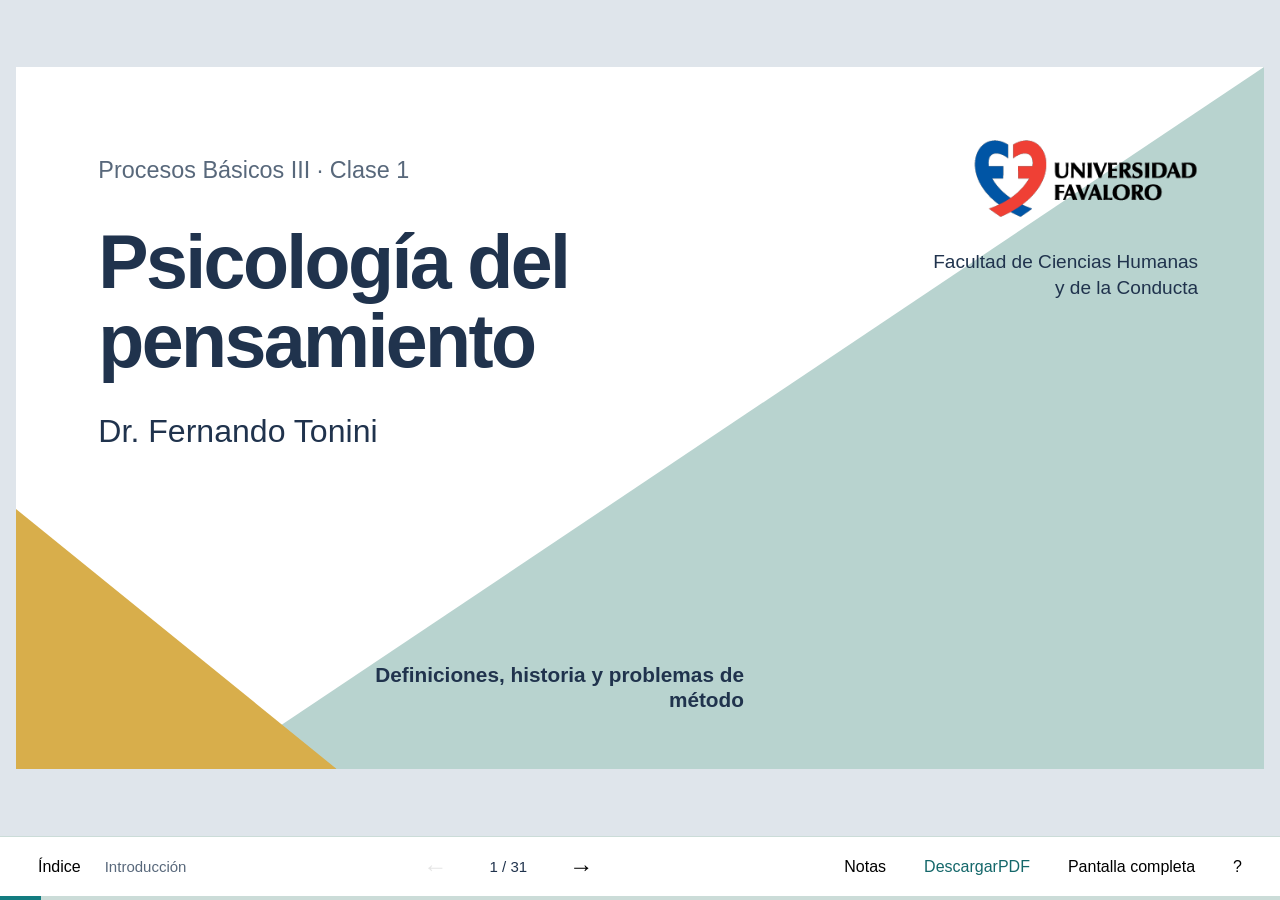
<file: clase-1/index.html>
<!doctype html>
<html lang="es">
<head>
  <meta charset="utf-8">
  <meta name="viewport" content="width=device-width, initial-scale=1">
  <meta name="description" content="Clase 1 de Psicología del Pensamiento: definiciones, historia y modelos contemporáneos. Universidad Favaloro.">
  <title>Clase 1 · Introducción al pensamiento</title>
  <link rel="stylesheet" href="style.css">
  <script src="presentation.js" defer></script>
</head>
<body>
  <main id="viewport" aria-label="Presentación de la primera clase">
    <div id="deck">
      <section class="slide cover" data-block="Introducción" data-title="Introducción al pensamiento">
        <div class="cover-brand"><img src="assets/favaloro.png" alt="Universidad Favaloro"><p>Facultad de Ciencias Humanas<br>y de la Conducta</p></div>
        <div class="cover-copy"><p class="course">Procesos Básicos III · Clase 1</p><h1>Psicología del<br>pensamiento</h1><p class="cover-subtitle">Dr. Fernando Tonini</p></div>
        <div class="cover-bottom"><span>Definiciones, historia y problemas de método</span></div>
        <aside class="speaker-notes" hidden>Portada y presentación.</aside>
      </section>

      <section class="slide" data-block="Introducción" data-title="¿Qué cuenta como pensar?">
        <h2>¿Qué cuenta como pensar?</h2><p class="lead">Elegí dos situaciones. ¿Qué tienen en común?</p>
        <div class="situations"><p>Recordar una contraseña</p><p>Resolver un acertijo</p><p>Elegir una materia optativa</p><p>Interpretar una consigna ambigua</p><p>Imaginar una escena futura</p><p>Repetir una definición de memoria</p></div>
        <div class="prompt"><strong>Para conversar</strong><p>¿Pensar exige conciencia? ¿Siempre tiene una meta?<br>¿Es lo mismo pensar que razonar?</p></div>
        <aside class="speaker-notes" hidden>Dar 3–5 minutos para conversar de a dos. Registrar criterios que aparezcan: conciencia, esfuerzo, imágenes, lenguaje, novedad, metas. No cerrar con una respuesta única: la diversidad de criterios introduce el problema de la definición.</aside>
      </section>

      <section class="slide" data-block="Introducción" data-title="El recorrido de hoy">
        <h2>El recorrido de hoy</h2>
        <ol class="route"><li><strong>Delimitar el campo</strong><span>Pensamiento, razonamiento, problemas y decisiones.</span></li><li><strong>Reconstruir una historia</strong><span>Qué estudia cada enfoque y cómo obtiene evidencia.</span></li><li><strong>Comparar explicaciones</strong><span>Reglas, representaciones, contexto y emoción.</span></li><li><strong>Aplicar los conceptos</strong><span>Analizar una misma situación desde distintas perspectivas.</span></li></ol>
        <aside class="speaker-notes" hidden>Objetivos: distinguir los dominios del campo; relacionar teoría, método y evidencia; identificar continuidades y diferencias entre enfoques; construir una explicación psicológica de una situación cotidiana. Los modelos actuales se presentan como mapa introductorio y se desarrollarán en clases posteriores.</aside>
      </section>

      <section class="slide definition" data-block="Definiciones" data-title="Una definición de trabajo" data-source="Carretero y Asensio, 2014 · Referencia 2025, p. 4">
        <h2>Una definición de trabajo</h2><p class="large-statement">Pensar implica operar sobre información y representaciones para comprender, inferir, resolver problemas y elegir cursos de acción.</p>
        <div class="definition-bottom"><p>No designa una única operación mental.</p><p>Su definición depende de qué procesos queremos explicar.</p></div>
        <aside class="speaker-notes" hidden>Paráfrasis didáctica de la definición de Carretero y Asensio . La referencia comienza con acepciones del diccionario; aquí se recupera ese contraste oralmente: el uso cotidiano de “pensar” es amplio, mientras que la investigación necesita delimitar operaciones y tareas. Evitar atribuir esta síntesis como cita literal.</aside>
      </section>

      <section class="slide" data-block="Definiciones" data-title="Tres grandes áreas" data-source="Referencia 2025, p. 5">
        <h2>Tres grandes áreas</h2>
        <div class="domain-map"><div class="map-root">Pensamiento</div><div class="map-branches"><div><h3>Razonamiento</h3><p>Inferir una conclusión<br>a partir de información.</p><div class="map-pair"><span>Deductivo</span><span>Inductivo</span></div></div><div><h3>Solución de problemas</h3><p>Alcanzar una meta cuando<br>el camino no es evidente.</p></div><div><h3>Toma de decisiones</h3><p>Elegir entre alternativas<br>con distintas consecuencias.</p></div></div></div>
        <p class="takeaway">En una situación real, estos procesos pueden combinarse.</p>
        <aside class="speaker-notes" hidden>Usar el ejemplo de organizar una semana de estudio: inferir qué contenidos cuestan más, resolver cómo distribuir el tiempo y decidir qué priorizar. Se reemplaza la etiqueta “conclusión única y verdadera” de la referencia: la deducción válida preserva la verdad si las premisas son verdaderas; no garantiza por sí misma la verdad de las premisas ni una única conclusión posible.</aside>
      </section>

      <section class="slide" data-block="Definiciones" data-title="Deductivo e inductivo" data-source="Carretero y Asensio, 2014 · Referencia 2025, p. 6">
        <h2>Dos formas de inferir</h2><div class="split"><div><h3>Razonamiento deductivo</h3><p>Si la inferencia es válida, la conclusión se sigue necesariamente de las premisas.</p><div class="example"><p>Todos los mamíferos son vertebrados.<br>Los delfines son mamíferos.</p><strong>Los delfines son vertebrados.</strong></div></div><div><h3>Razonamiento inductivo</h3><p>La información apoya una conclusión que puede revisarse ante nueva evidencia.</p><div class="example"><p>En varias clases, practicar con ejemplos<br>me ayudó a comprender.</p><strong>Probablemente vuelva a ayudarme.</strong></div></div></div>
        <p class="takeaway">Necesidad lógica y apoyo probable son criterios diferentes.</p>
        <aside class="speaker-notes" hidden>Los ejemplos son elaboraciones didácticas. En una deducción válida, si las premisas son verdaderas, la conclusión no puede ser falsa. Una inducción no se reduce a enumerar casos: también puede incluir predicción e inferencias explicativas. No desarrollar todavía las teorías del razonamiento.</aside>
      </section>

      <section class="slide" data-block="Definiciones" data-title="Problemas y decisiones" data-source="Referencia 2025, p. 7 · Planificación de la unidad">
        <h2>Un problema y una decisión</h2><div class="split"><div><h3>Solución de problemas</h3><p>Hay una meta, pero no disponemos de un procedimiento inmediato para alcanzarla.</p><div class="example"><strong>“Tengo tres parciales esta semana.”</strong><p>¿Cómo organizar un plan de estudio posible?</p></div></div><div><h3>Toma de decisiones</h3><p>Hay alternativas que evaluamos según sus consecuencias, metas y restricciones.</p><div class="example"><strong>“Tengo dos horas disponibles.”</strong><p>¿Repaso lo que domino o trabajo sobre lo que me cuesta?</p></div></div></div>
        <p class="takeaway">Que una tarea sea un problema depende también del conocimiento de quien la enfrenta.</p>
        <aside class="speaker-notes" hidden>La referencia cita a Duncker y Lester al definir problema. Se presenta una paráfrasis y no una cita directa. Un ejercicio con procedimiento conocido puede ser rutinario para una persona y un problema para otra. Pedir que identifiquen meta, obstáculos y alternativas.</aside>
      </section>

      <section class="slide" data-block="Definiciones" data-title="Cómo debería / cómo ocurre" data-source="Planificación de la unidad">
        <h2>Dos preguntas diferentes</h2><div class="split contrast"><div><h3>Modelos normativos</h3><p class="question">¿Cómo debería razonar o decidir una persona?</p><p>Establecen criterios de validez, probabilidad o elección.</p><p class="example">¿La conclusión se sigue de las premisas?</p></div><div><h3>Modelos descriptivos</h3><p class="question">¿Cómo razona o decide efectivamente?</p><p>Explican procesos, estrategias y errores en condiciones concretas.</p><p class="example">¿Por qué aceptamos una conclusión que no se sigue?</p></div></div>
        <aside class="speaker-notes" hidden>Eje transversal de las cuatro clases. Una teoría psicológica puede utilizar un criterio normativo para describir el desempeño, pero explicar exige identificar procesos. Mostrar que una respuesta incorrecta puede informar sobre representación, contexto o memoria de trabajo.</aside>
      </section>

      <section class="slide divider" data-block="Antecedentes filosóficos" data-title="¿De dónde viene el conocimiento?">
        <p>Antecedentes filosóficos</p><h2>¿De dónde viene<br>el conocimiento?</h2><div class="divider-caption">Razón, experiencia y organización de lo conocido.</div>
        <aside class="speaker-notes" hidden>Transición: antes de constituirse como problema experimental, el pensamiento fue un problema filosófico. Se conservan racionalismo, empirismo y Kant, sin tratar sus posiciones como teorías psicológicas equivalentes a los modelos actuales.</aside>
      </section>

      <section class="slide" data-block="Antecedentes filosóficos" data-title="Racionalismo y empirismo" data-source="Referencia 2025, pp. 8–10">
        <h2>Razón y experiencia</h2><div class="split"><div><h3>Racionalismo</h3><p class="author-line">Platón · Descartes</p><p>La razón ocupa un lugar central en el acceso al conocimiento.</p><p>La experiencia sensible no basta para justificar todo lo que conocemos.</p></div><div><h3>Empirismo</h3><p class="author-line">Locke · Hume · Berkeley</p><p>La experiencia es una fuente fundamental del conocimiento.</p><p>Las ideas y sus asociaciones se vinculan con lo experimentado.</p></div></div><div class="prompt"><strong>La discusión de fondo</strong><p>¿Qué aporta el sujeto y qué aporta la experiencia?</p></div>
        <aside class="speaker-notes" hidden>Son síntesis introductorias de tradiciones diversas, no definiciones exhaustivas de cada filósofo. No identificar directamente el racionalismo con una teoría psicológica de reglas formales. Tampoco afirmar que Locke rechaza toda introspección: su noción de reflexión incluye experiencia de las operaciones de la mente.</aside>
      </section>

      <section class="slide definition" data-block="Antecedentes filosóficos" data-title="Kant: conocer supone organizar" data-source="Referencia 2025, p. 11">
        <h2>Conocer supone organizar</h2><p class="author-line">Immanuel Kant</p><p class="large-statement">El conocimiento requiere experiencia y una actividad del sujeto que organiza lo conocido.</p><div class="definition-bottom"><p>El sujeto no recibe información de manera puramente pasiva.</p><p>La pregunta se desplaza hacia las condiciones que hacen posible conocer.</p></div>
        <aside class="speaker-notes" hidden>Presentar como antecedente filosófico de la pregunta por la actividad del sujeto. No afirmar que Kant propone una teoría experimental de representaciones mentales ni equipararlo directamente con la psicología cognitiva.</aside>
      </section>

      <section class="slide" data-block="Historia de la psicología" data-title="Cómo estudiar algo que no se ve" data-source="González Labra, cap. 1 · Planificación de la unidad">
        <h2>¿Cómo estudiar algo que no se ve?</h2><p class="lead">El pensamiento se infiere a partir de indicadores.</p><div class="evidence-flow"><div><h3>Tarea</h3><p>Una consigna, un problema<br>o una elección.</p></div><span aria-hidden="true">→</span><div><h3>Datos</h3><p>Respuestas, tiempos,<br>errores y verbalizaciones.</p></div><span aria-hidden="true">→</span><div><h3>Explicación</h3><p>Una hipótesis sobre<br>los procesos implicados.</p></div></div><p class="takeaway">La teoría orienta qué datos buscamos y cómo los interpretamos.</p>
        <aside class="speaker-notes" hidden>Distinguir objeto teórico e indicador observable. Un tiempo de respuesta no es “el pensamiento” y una verbalización no da acceso completo al proceso. Preguntar qué observarían para investigar cómo una estudiante entiende una consigna.</aside>
      </section>

      <section class="slide divider" data-block="Historia de la psicología" data-title="Del contenido al proceso">
        <p>Historia de la psicología</p><h2>Del contenido<br>al proceso</h2><div class="divider-caption">Cada enfoque redefine qué explicar y qué cuenta como evidencia.</div>
        <aside class="speaker-notes" hidden>Evitar una historia lineal de errores superados. Los enfoques coexistieron, discutieron entre sí y mantienen preguntas vigentes. El orden de exposición es una guía, no una secuencia en la que una escuela elimina por completo a otra.</aside>
      </section>

      <section class="slide" data-block="Historia de la psicología" data-title="Wundt y la conciencia" data-source="González Labra, cap. 1 · Referencia 2025, p. 13">
        <h2>La conciencia como objeto científico</h2><div class="portrait-layout"><figure><img src="assets/wundt.jpg" alt="Retrato de Wilhelm Wundt"><figcaption>Wilhelm Wundt · Laboratorio de Leipzig, 1879</figcaption></figure><div><h3>Experiencia inmediata</h3><p>Estudiar la conciencia mediante observación controlada bajo condiciones experimentales.</p><h3>El límite del laboratorio</h3><p>Los procesos superiores plantean dificultades para este método. Sus productos culturales ofrecen otra vía de estudio.</p><p class="takeaway">La pregunta por el pensamiento también es una pregunta por el método.</p></div></div>
        <aside class="speaker-notes" hidden>La referencia de 2025 dice que Wundt “excluye al pensamiento”. Se matiza con la bibliografía obligatoria: distinguía el estudio experimental y el análisis histórico-cultural de productos como lenguaje, creencias y costumbres. No confundir autoobservación controlada con hablar libremente de lo que se siente.</aside>
      </section>

      <section class="slide" data-block="Historia de la psicología" data-title="Titchener y Würzburgo" data-source="González Labra, cap. 1 · Referencia 2025, p. 14">
        <h2>¿Pensar es tener imágenes?</h2><div class="split"><div><h3>Estructuralismo</h3><p class="author-line">Edward Titchener</p><p>Analizar la experiencia consciente en elementos, como sensaciones e imágenes.</p><p>Método: introspección analítica.</p></div><div><h3>Escuela de Würzburgo</h3><p class="author-line">Oswald Külpe</p><p>Estudiar el pensamiento dirigido a metas y la posibilidad de pensar sin imágenes conscientes.</p><p>Método: informes retrospectivos en tareas experimentales.</p></div></div><div class="prompt"><strong>Una dificultad común</strong><p>¿Cómo comprobar y replicar los informes sobre la experiencia interna?</p></div>
        <aside class="speaker-notes" hidden>El estructuralismo complementa el recorrido que aparece la bibliografía obligatoria. Würzburgo destaca la orientación de la tarea y las tendencias determinantes. Los informes de pensamiento sin imágenes fueron objeto de controversias metodológicas; no tratarlos como acceso infalible a procesos no conscientes.</aside>
      </section>

      <section class="slide definition" data-block="Historia de la psicología" data-title="El funcionalismo" data-source="González Labra, cap. 1 · Planificación de la unidad">
        <h2>¿Para qué sirve pensar?</h2><p class="author-line">Funcionalismo</p><p class="large-statement">El interés pasa de los contenidos de la conciencia a la función de los procesos mentales en la adaptación.</p><div class="definition-bottom"><p>¿Qué demanda del medio enfrenta la persona?</p><p>¿Cómo contribuye el pensamiento a orientar su acción?</p></div>
        <aside class="speaker-notes" hidden>Bloque complementario tomado de la planificación. El funcionalismo no constituye un método experimental único: su orientación pragmática admitía diversas vías de estudio. Relacionar con elegir, adaptarse y actuar, evitando presentarlo como equivalente al conductismo.</aside>
      </section>

      <section class="slide" data-block="Historia de la psicología" data-title="Las explicaciones conductistas" data-source="Referencia 2025, p. 15 · González Labra, cap. 1">
        <h2>La conducta como punto de partida</h2><div class="theory-rows"><div><h3>Thorndike</h3><p>Estudia el aprendizaje en tareas de solución de problemas y los efectos de las consecuencias.</p></div><div><h3>Watson</h3><p>Busca una explicación objetiva del pensamiento; lo vincula con el lenguaje subvocal.</p></div><div><h3>Skinner</h3><p>Analiza la conducta verbal en relación con sus condiciones y consecuencias.</p></div></div><p class="takeaway">El foco está en relaciones funcionales entre conducta, ambiente e historia de aprendizaje.</p>
        <aside class="speaker-notes" hidden>No presentar a todos los conductismos como idénticos ni decir que niegan toda experiencia privada. El neoconductismo incorporó variables mediacionales de distintas maneras; Tolman y Hull pueden comentarse oralmente. Distinguir una descripción de conducta de una explicación cognitiva por representaciones.</aside>
      </section>

      <section class="slide" data-block="Historia de la psicología" data-title="Gestalt: reorganizar el problema" data-source="Referencia 2025, pp. 16–18">
        <h2>Una solución puede exigir reorganizar</h2><div class="image-layout"><div><p class="author-line">Gestalt · Wolfgang Köhler</p><p class="lead">La relación entre los elementos del problema puede cambiar.</p><p>El <strong>insight</strong> designa una comprensión súbita de una organización que permite resolverlo.</p><p>No basta con enumerar los elementos: importa cómo se representan sus relaciones.</p></div><figure><img class="experiment" src="assets/kohler-experimento.jpg" alt="Fotografía histórica de un primate alcanzando un objeto desde una pila de cajas"></figure></div>
        <aside class="speaker-notes" hidden>Preguntar qué cambia cuando las cajas dejan de ser obstáculos y pasan a ser medios para alcanzar una meta. No atribuir a la foto por sí sola prueba de un proceso interno. La observación del desempeño y la interpretación teórica deben distinguirse. La referencia menciona un video sin proporcionar un enlace verificable; no se incluye un enlace inventado.</aside>
      </section>

      <section class="slide" data-block="Historia de la psicología" data-title="Pensamiento productivo y reproductivo" data-source="Referencia 2025, pp. 17–18">
        <h2>Repetir una solución o crear otra</h2><div class="split"><div><h3>Pensamiento reproductivo</h3><p>Aplicar procedimientos o soluciones ya conocidas.</p><div class="example">Resolver un ejercicio siguiendo una estrategia aprendida.</div></div><div><h3>Pensamiento productivo</h3><p>Reestructurar la situación para encontrar una solución nueva.</p><div class="example">Reformular una consigna y descubrir una relación que antes no veíamos.</div></div></div><div class="prompt"><strong>Una pregunta para investigar</strong><p>¿Cómo distinguir un cambio de representación de una nueva respuesta por ensayo?</p></div>
        <aside class="speaker-notes" hidden>La distinción corresponde al marco de la Gestalt y al pensamiento productivo de Wertheimer. No igualar todo pensamiento reproductivo a ensayo y error, ni afirmar que todo insight carece de preparación. Mencionar el desafío de definir estos conceptos con precisión y obtener evidencia que diferencie mecanismos.</aside>
      </section>

      <section class="slide" data-block="Historia de la psicología" data-title="Pensamiento, lenguaje y cultura" data-source="Referencia 2025, p. 19">
        <h2>Pensamiento, lenguaje y cultura</h2><div class="social-layout"><div><p class="author-line">Vigotsky · Luria · Leontiev</p><p class="lead">El pensamiento se desarrolla en actividades sociales mediadas por herramientas y signos.</p><p>El lenguaje, la experiencia cultural y las prácticas de aprendizaje forman parte de la explicación.</p><p class="takeaway">La tarea tiene una historia y un significado para quien la resuelve.</p></div><div><div class="portrait-strip"><figure><img src="assets/vigotsky.jpg" alt="Retrato de Lev Vigotsky"><figcaption>Vigotsky</figcaption></figure><figure><img src="assets/luria.jpg" alt="Retrato de Aleksandr Luria"><figcaption>Luria</figcaption></figure><figure><img src="assets/leontiev.jpg" alt="Retrato de Alekséi Leontiev"><figcaption>Leontiev</figcaption></figure></div><figure class="field-photo"><img src="assets/luria-campo.jpg" alt="Fotografía histórica de un grupo de participantes reunidos en un campo"></figure></div></div>
        <aside class="speaker-notes" hidden>La referencia destaca los vínculos entre pensamiento y lenguaje y los estudios de Luria en Uzbekistán. Evitar interpretar diferencias de desempeño como ausencia de capacidad de razonamiento: familiaridad con tareas, prácticas culturales y significado de las consignas son relevantes. Las tres figuras no representan una única teoría sin diferencias internas.</aside>
      </section>

      <section class="slide" data-block="Historia de la psicología" data-title="Procesamiento de la información" data-source="Referencia 2025, p. 20 · González Labra, cap. 1">
        <h2>Representaciones y operaciones</h2><p class="author-line">Procesamiento de la información · Newell y Simon</p><div class="process-diagram"><div><strong>Estado inicial</strong><span>Cómo se representa<br>la situación.</span></div><span aria-hidden="true">→</span><div><strong>Operaciones</strong><span>Búsqueda, selección,<br>revisión de pasos.</span></div><span aria-hidden="true">→</span><div><strong>Meta</strong><span>Un estado que cumple<br>el objetivo.</span></div></div><div class="split compact"><div><h3>Un sistema con límites</h3><p>La arquitectura cognitiva restringe lo que puede procesarse.</p></div><div><h3>Métodos de estudio</h3><p>Tareas, protocolos verbales y simulaciones computacionales.</p></div></div>
        <aside class="speaker-notes" hidden>La referencia menciona Newell y Simon (1972). La solución no tiene por qué ser lineal: puede incluir retrocesos, interrupciones y revisiones. Los protocolos verbales son datos parciales, no una lectura directa de todos los procesos. El esquema es una representación didáctica del espacio del problema, no un modelo completo de toda cognición.</aside>
      </section>

      <section class="slide" data-block="Historia de la psicología" data-title="Una comparación de enfoques" data-source="Referencia 2025 · González Labra, cap. 1">
        <h2>Mismo fenómeno, distintas preguntas</h2><table><thead><tr><th>Enfoque</th><th>Qué busca explicar</th><th>Qué observa o analiza</th></tr></thead><tbody><tr><th>Conciencia / estructuralismo</th><td>Experiencia y contenidos conscientes</td><td>Informes bajo condiciones controladas</td></tr><tr><th>Würzburgo</th><td>Pensamiento orientado por tareas</td><td>Informes retrospectivos y desempeño</td></tr><tr><th>Funcionalismo</th><td>Función adaptativa</td><td>Procesos en relación con demandas</td></tr><tr><th>Conductismos</th><td>Aprendizaje y relaciones funcionales</td><td>Conducta, condiciones y consecuencias</td></tr><tr><th>Gestalt</th><td>Reestructuración y solución productiva</td><td>Organización de la tarea y resolución</td></tr><tr><th>Sociocultural</th><td>Mediación y desarrollo</td><td>Actividad, lenguaje y contexto</td></tr><tr><th>Procesamiento de información</th><td>Representaciones y operaciones</td><td>Tareas, protocolos y simulaciones</td></tr></tbody></table>
        <aside class="speaker-notes" hidden>Tabla de síntesis didáctica, no clasificación exhaustiva de métodos. Preguntar qué enfoques comparten preocupación por la tarea y cuáles difieren en la unidad de análisis. Los enfoques no se suceden como compartimentos cerrados.</aside>
      </section>

      <section class="slide divider" data-block="Modelos contemporáneos" data-title="¿Qué guía nuestras inferencias?">
        <p>Modelos contemporáneos</p><h2>¿Qué guía nuestras<br>inferencias y elecciones?</h2><div class="divider-caption">Reglas, significado, contexto y experiencia emocional.</div>
        <aside class="speaker-notes" hidden>Mapa introductorio. No presentar todas las propuestas como modelos rivales del mismo fenómeno. Algunas explican razonamiento y otras se centran en elección o en el papel de la emoción.</aside>
      </section>

      <section class="slide" data-block="Modelos contemporáneos" data-title="Reglas formales" data-source="Referencia 2025, p. 21">
        <h2>Razonar mediante reglas</h2><p class="author-line">Modelos formales del razonamiento</p><div class="rule-display"><span>Si P, entonces Q</span><span>P</span><strong>Por lo tanto, Q</strong></div><div class="split compact"><div><h3>La propuesta</h3><p>Inferir mediante reglas aplicadas a la estructura de las premisas.</p></div><div><h3>La pregunta psicológica</h3><p>¿Cómo se comprenden las premisas y se aplican esas reglas?</p></div></div><p class="takeaway">Conocer una regla lógica y explicar su uso son problemas diferentes.</p>
        <aside class="speaker-notes" hidden>El ejemplo representa modus ponens. No atribuir todas las respuestas erróneas a mala comprensión o a rechazo de la tarea: la aplicación de reglas también tiene demandas y limitaciones. </aside>
      </section>

      <section class="slide" data-block="Modelos contemporáneos" data-title="Reglas sensibles al contexto" data-source="Referencia 2025, p. 22">
        <h2>El contexto puede cambiar la tarea</h2><div class="split"><div><h3>Esquemas pragmáticos</h3><p>La experiencia permite construir esquemas para situaciones de permiso, obligación o causalidad.</p><div class="example">“Para usar el laboratorio, hay que completar la capacitación.”</div></div><div><h3>Contrato social</h3><p>Una propuesta explica ciertos razonamientos sobre intercambios sociales y detección de incumplimientos.</p><div class="example">“Si recibís un beneficio, debés cumplir una condición.”</div></div></div><p class="takeaway">El significado de la regla puede influir en cómo se interpreta y verifica.</p>
        <aside class="speaker-notes" hidden>Las dos propuestas no deben fundirse: los esquemas pragmáticos destacan estructuras derivadas de la experiencia, mientras que la teoría del contrato social formula una explicación específica sobre intercambios. Se presentan como propuestas explicativas, no como hechos establecidos por el ejemplo. La tarea de Wason se trabajará después.</aside>
      </section>

      <section class="slide" data-block="Modelos contemporáneos" data-title="Modelos mentales" data-source="Referencia 2025, p. 23">
        <h2>Razonar sobre posibilidades</h2><div class="portrait-layout small-portrait"><figure><img src="assets/johnson-laird.jpg" alt="Retrato de Philip Johnson-Laird"><figcaption>Philip Johnson-Laird · Modelos mentales, 1983</figcaption></figure><div><p class="lead">Construimos representaciones de situaciones compatibles con las premisas.</p><div class="possibility"><p>A está a la izquierda de B.<br>B está a la izquierda de C.</p><div class="spatial-model" aria-label="A, luego B, luego C"><span>A</span><span>B</span><span>C</span></div><strong>A está a la izquierda de C.</strong></div><p>Una conclusión válida debe sostenerse en todas las posibilidades compatibles con las premisas.</p></div></div>
        <aside class="speaker-notes" hidden>La referencia presenta el enfoque como semántico. Se corrige la frase “un razonamiento es verdadero si concuerda con la realidad”: distinguir verdad de una proposición y validez de una inferencia. Los modelos representan posibilidades y no tienen que ser fotografías o imágenes conscientes. El ejemplo espacial es una elaboración didáctica sencilla.</aside>
      </section>

      <section class="slide" data-block="Modelos contemporáneos" data-title="Heurísticos y sesgos" data-source="Referencia 2025, p. 24 · Planificación de la unidad">
        <h2>Decidir con información limitada</h2><div class="image-layout"><div><h3>Heurísticos</h3><p>Estrategias simplificadas que reducen el esfuerzo de evaluación.</p><h3>Sesgos</h3><p>Patrones sistemáticos de juicio que pueden apartarse de un criterio de referencia.</p><div class="example">Que un ejemplo venga fácilmente a la memoria puede influir en cuánto creemos que ocurre.</div></div><figure><img class="wide-photo" src="assets/tversky-kahneman.jpg" alt="Fotografía de Amos Tversky y Daniel Kahneman"><figcaption>Amos Tversky y Daniel Kahneman</figcaption></figure></div><p class="takeaway">Una estrategia puede ser útil y producir errores bajo ciertas condiciones.</p>
        <aside class="speaker-notes" hidden>Separar heurístico (estrategia) de sesgo (patrón de desempeño): no son sinónimos. El ejemplo ilustra disponibilidad; no afirma que todo juicio fácil sea erróneo. La teoría de las perspectivas se presenta en la siguiente diapositiva para no confundirla con el conjunto de investigaciones sobre heurísticos.</aside>
      </section>

      <section class="slide" data-block="Modelos contemporáneos" data-title="Perspectivas: ganancias y pérdidas" data-source="Referencia 2025, p. 24">
        <h2>Ganancias y pérdidas no son equivalentes</h2><p class="author-line">Teoría de las perspectivas · Kahneman y Tversky, 1979</p><p class="lead">Las decisiones bajo riesgo dependen de cómo se evalúan los resultados respecto de un punto de referencia.</p><div class="split contrast"><div><h3>Como ganancia</h3><p>Un resultado puede vivirse como una mejora respecto de lo esperado.</p></div><div><h3>Como pérdida</h3><p>Ese mismo resultado puede vivirse como un retroceso respecto de otra expectativa.</p></div></div><p class="takeaway">Importa el resultado y también el marco con el que lo comparamos.</p>
        <aside class="speaker-notes" hidden>La teoría de las perspectivas describe decisiones bajo riesgo. No es solamente una lista de errores ni se reduce a “elegir lo más útil”. Este es un mapa introductorio: punto de referencia, valoración de ganancias y pérdidas y ponderación de probabilidades se desarrollarán con más precisión al abordar decisiones.</aside>
      </section>

      <section class="slide" data-block="Modelos contemporáneos" data-title="Razón y emoción" data-source="Referencia 2025, p. 25">
        <h2>La emoción participa en la decisión</h2><div class="portrait-layout small-portrait"><figure><img src="assets/damasio.jpg" alt="Retrato de Antonio Damasio"><figcaption>Antonio Damasio · El error de Descartes, 1994</figcaption></figure><div><h3>Hipótesis del marcador somático</h3><p class="lead">Las señales corporales y emocionales asociadas a experiencias previas pueden orientar la evaluación de alternativas.</p><p>Una opción puede anticiparse como favorable o desfavorable antes de una comparación explícita de todas sus consecuencias.</p><p class="takeaway">La emoción es parte de la explicación psicológica de la elección.</p></div></div>
        <aside class="speaker-notes" hidden>Presentar como hipótesis explicativa, no como mecanismo demostrado para toda decisión. No equiparar emociones con irracionalidad ni sostener que una señal corporal determina inevitablemente una elección. Preguntar si alguna experiencia previa modificó cómo evaluaban una alternativa.</aside>
      </section>







      <section class="slide definition" data-block="Actividad y cierre" data-title="Volver a la pregunta inicial">
        <h2>Volvamos a la pregunta inicial</h2><p class="large-statement">¿Qué cambiarías ahora en tu definición de “pensar”?</p><div class="closing-ideas"><p>El campo reúne procesos diferentes que pueden actuar juntos.</p><p>Cada enfoque relaciona una explicación con una forma de obtener evidencia.</p><p>Reglas, representaciones, contexto y emoción abren preguntas distintas.</p></div><p class="next-class">Próxima clase: razonamiento deductivo.<br>¿Aceptar una conclusión significa que la inferencia es válida?</p>
        <aside class="speaker-notes" hidden>Cierre individual de 3 minutos: pedir una definición revisada y una pregunta que quede abierta. Recuperar explícitamente la diferencia entre criterios normativos y explicaciones descriptivas. Si hay tiempo, contrastar una respuesta inicial con la reformulación final.</aside>
      </section>

      <section class="slide bibliography" data-block="Actividad y cierre" data-title="Lecturas y procedencia">
        <h2>Lecturas y procedencia</h2><div class="reading"><h3>Bibliografía obligatoria</h3><p>González Labra, M. J. (2019). <em>Psicología del pensamiento: esbozo histórico.</em> En <em>Psicología del pensamiento</em>, capítulo 1. Sanz y Torres.</p><a href="../pensamiento_biblio_obligatoria.pdf" target="_blank" rel="noopener">Abrir bibliografía obligatoria</a></div>
        <aside class="speaker-notes" hidden>Los ejemplos de estudio y las preguntas de discusión son adaptaciones didácticas. Las imágenes se extraen del PDF aportado: esa procedencia no reemplaza los créditos originales, que no figuran en el material. Antes de redistribuir públicamente, revisar sus créditos. No se agrega bibliografía complementaria que no se haya consultado.</aside>
      </section>
    </div>
  </main>

  <nav class="controls" aria-label="Controles de la presentación">
    <button id="index-button" type="button" title="Índice (I)" aria-haspopup="dialog">Índice</button>
    <span id="current-block" class="current-block"></span>
    <div class="slide-navigation"><button id="previous" type="button" aria-label="Diapositiva anterior" title="Anterior (←)">←</button><output id="counter" aria-live="polite" aria-atomic="true">1 / 31</output><button id="next" type="button" aria-label="Diapositiva siguiente" title="Siguiente (→)">→</button></div>
    <button id="notes-button" type="button" title="Notas docentes (N)" aria-haspopup="dialog">Notas</button>
    <a class="download-link" href="clase-1-diapositivas.pdf" download aria-label="Descargar diapositivas en PDF"><span class="download-label">Descargar </span>PDF</a>
    <button id="fullscreen" type="button" title="Pantalla completa (F)">Pantalla completa</button>
    <button id="help-button" type="button" aria-label="Ayuda y atajos" aria-haspopup="dialog">?</button>
  </nav>
  <div class="progress" aria-hidden="true"><div id="progress-bar"></div></div>
  <dialog id="index-dialog" aria-labelledby="index-title"><div class="dialog-heading"><h2 id="index-title">Recorrido de la clase</h2><button type="button" class="close-dialog" aria-label="Cerrar índice">×</button></div><div id="slide-index"></div></dialog>
  <dialog id="notes-dialog" aria-labelledby="notes-title"><div class="dialog-heading"><h2 id="notes-title">Notas docentes</h2><button type="button" class="close-dialog" aria-label="Cerrar notas">×</button></div><h3 id="notes-slide-title"></h3><p id="notes-content"></p></dialog>
  <dialog id="help-dialog" aria-labelledby="help-title"><div class="dialog-heading"><h2 id="help-title">Cómo presentar</h2><button type="button" class="close-dialog" aria-label="Cerrar ayuda">×</button></div><dl class="shortcuts"><dt>← / →</dt><dd>Anterior / siguiente</dd><dt>Espacio / Page Down</dt><dd>Siguiente</dd><dt>Page Up</dt><dd>Anterior</dd><dt>Inicio / Fin</dt><dd>Primera / última diapositiva</dd><dt>I</dt><dd>Abrir el índice</dd><dt>N</dt><dd>Mostrar notas docentes</dd><dt>F</dt><dd>Activar o salir de pantalla completa</dd><dt>Esc</dt><dd>Cerrar el panel abierto</dd></dl><p>En el celular, usá los botones o deslizá hacia los lados. Para imprimir todas las diapositivas, usá la opción de impresión del navegador en orientación horizontal.</p></dialog>
  <noscript><p class="no-script">JavaScript está desactivado: podés leer todas las diapositivas desplazándote por la página.</p></noscript>
</body>
</html>
</file>
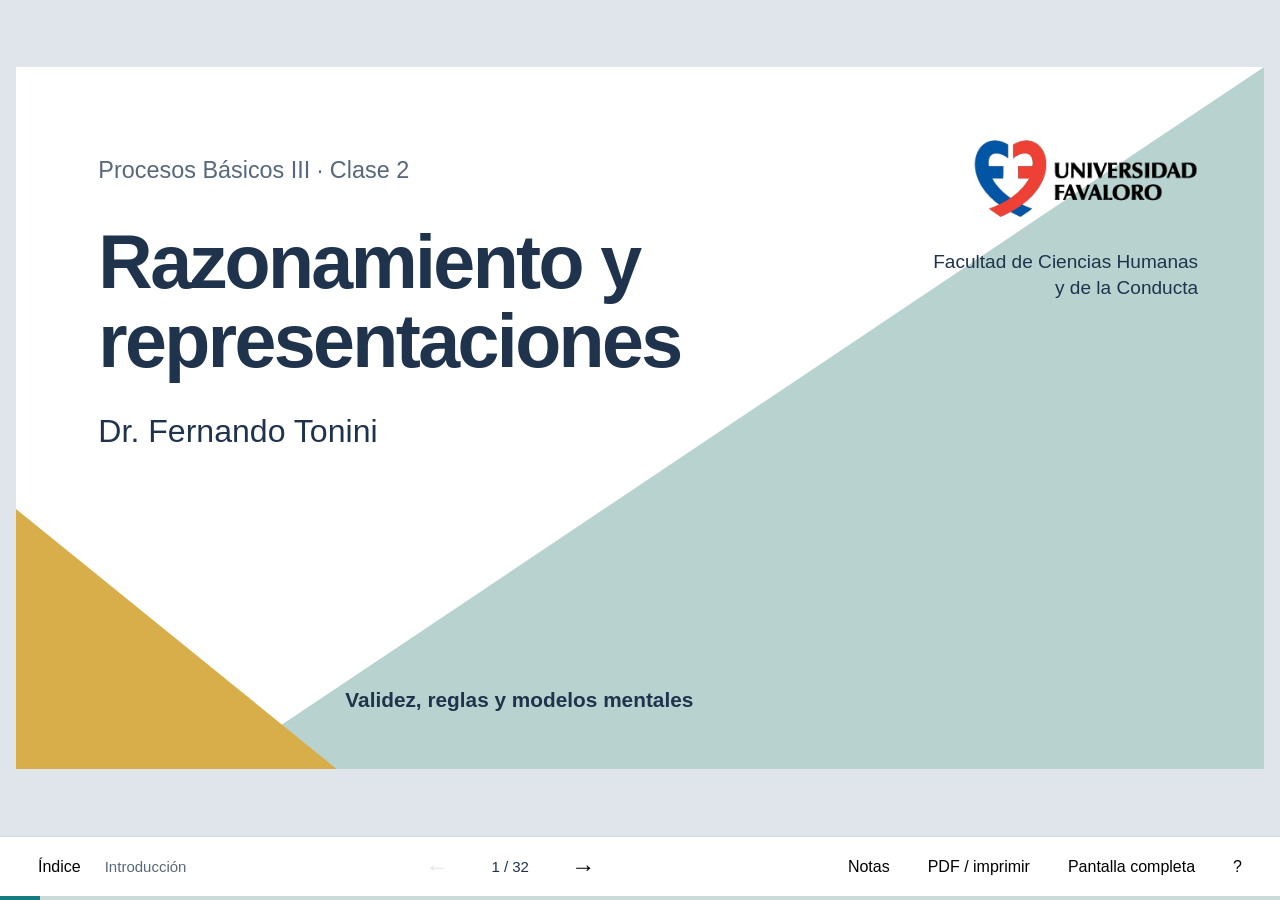
<file: clase-2/index.html>
<!doctype html>
<html lang="es"><head><meta charset="utf-8"><meta name="viewport" content="width=device-width, initial-scale=1"><meta name="description" content="Clase 2 de Psicología del Pensamiento. Validez, lógica mental, Wason y modelos mentales. Universidad Favaloro."><title>Clase 2 · Razonamiento y representaciones</title><link rel="stylesheet" href="style.css"><link rel="stylesheet" href="clase2.css"><script src="presentation.js" defer></script></head><body><main id="viewport" aria-label="Presentación de la clase 2"><div id="deck"><section class="slide cover" data-block="Introducción" data-title="Razonamiento y representaciones"><div class="cover-brand"><img src="assets/favaloro.png" alt="Universidad Favaloro"><p>Facultad de Ciencias Humanas<br>y de la Conducta</p></div><div class="cover-copy"><p class="course">Procesos Básicos III · Clase 2</p><h1>Razonamiento y<br>representaciones</h1><p class="cover-subtitle">Dr. Fernando Tonini</p></div><div class="cover-bottom"><span>Validez, reglas y modelos mentales</span></div><aside class="speaker-notes" hidden>Clase diseñada para aproximadamente 90 minutos: introducción y lógica mental, 15; condicionales, 20; Wason, 15; silogismos, 10; modelos y evidencia, 20; integración y cierre, 10. Ajustar según participación. Quiroga articula clases 2 y 3. Los ejercicios formales son apoyos didácticos; no atribuir su desarrollo completo a la lectura obligatoria.</aside></section>
<section class="slide " data-block="Introducción" data-title="¿Aceptar una conclusión la hace válida?" data-source="Planificación de la clase 2; ejemplo didáctico"><h2>¿Aceptar una conclusión la hace válida?</h2><div class="example"><p>Todos los mamíferos respiran.<br>Todos los perros respiran.</p><strong>Por lo tanto, todos los perros son mamíferos.</strong></div><p class="lead question-gap">¿Se sigue de las premisas? Escribí tu respuesta y una razón.</p><details class="answer"><summary>Mostrar la explicación</summary><p>La conclusión es verdadera, pero no se sigue de esas premisas.</p><p><strong>Contraejemplo:</strong> los mamíferos y los peces respiran. Sin embargo, los peces no son mamíferos. Compartir «respirar» no implica pertenecer al mismo grupo.</p></details><aside class="speaker-notes" hidden>Dar dos minutos individuales antes de abrir la respuesta. No diagnosticar sesgo de creencia a partir de una respuesta: es una ilustración del conflicto entre credibilidad y validez, no una demostración experimental. Recuperar al tratar silogismos. Sustituir perros por peces: todos los mamíferos respiran; todos los peces respiran; por lo tanto, todos los peces son mamíferos. Las premisas son verdaderas y la conclusión falsa: compartir la propiedad respirar no garantiza la inclusión.</aside></section>
<section class="slide " data-block="Introducción" data-title="De la clase anterior a la pregunta de hoy" data-source="Quiroga (2013), secciones 1–2; elaboración didáctica"><h2>De la clase anterior a la pregunta de hoy</h2><div class="split"><div><h3>La semana pasada</h3><p>Relacionamos el objeto de estudio, las explicaciones y las formas de obtener evidencia.</p></div><div><h3>Hoy</h3><p>Vamos a distinguir si una conclusión se sigue de las premisas y cómo las personas llegan a aceptarla.</p></div></div><div class="prompt"><strong>Pregunta central</strong><p>¿Qué representaciones y operaciones intervienen cuando razonamos?</p></div><aside class="speaker-notes" hidden>Conectar con el cierre de clase-1. Evitar equiparar juicio de validez con descripción del mecanismo mental. Quiroga denomina formato cognitivo al problema de las unidades y estructuras que intervienen.</aside></section>
<section class="slide " data-block="Introducción" data-title="El recorrido de la clase" data-source="Quiroga (2013), secciones 1–2; elaboración didáctica"><h2>El recorrido de la clase</h2><ol class="route"><li><strong>Validez y reglas</strong><span>Qué se sigue de las premisas.</span></li><li><strong>Tareas deductivas</strong><span>Condicionales, Wason y silogismos.</span></li><li><strong>Modelos mentales</strong><span>Razonar sobre posibilidades.</span></li><li><strong>Evidencia y contexto</strong><span>Qué explica cada propuesta.</span></li></ol><aside class="speaker-notes" hidden>Objetivos: distinguir verdad y validez, evaluar inferencias, justificar la selección de cartas, comparar lógica mental y modelos mentales, diferenciar dato y explicación. El desarrollo de esquemas pragmáticos, contrato social y lógica default queda para clase 3.</aside></section>
<section class="slide concrete-slide" data-block="Validez y reglas" data-title="¿Qué es una inferencia?" data-source="Planificación; recuperación de clase 1; ejemplos didácticos"><h2>¿Qué es una inferencia?</h2><p class="lead">Inferir es obtener una conclusión a partir de información que tomamos como punto de partida: las <strong>premisas</strong>.</p><div class="split"><div><h3>Inferencia deductiva</h3><p>Si es válida, las premisas garantizan la conclusión.</p><div class="example">Todos los integrantes del equipo aprobaron.<br>Ana integra el equipo.<strong>Por lo tanto, Ana aprobó.</strong></div></div><div><h3>Inferencia inductiva</h3><p>Las premisas apoyan la conclusión, pero no la garantizan.</p><div class="example">El colectivo de las 8 llegó tarde los últimos cinco lunes.<strong>Probablemente llegue tarde el próximo lunes.</strong></div></div></div><p class="takeaway">En la inducción, la conclusión puede fallar aun con premisas verdaderas.</p><aside class="speaker-notes" hidden>Definir inferencia como el paso desde una o más premisas hacia una conclusión. Las premisas son la información que se acepta como punto de partida para ese razonamiento; no necesariamente son verdaderas. Ejemplo cotidiano adicional de inferencia: veo el paraguas de Ana mojado y concluyo que estuvo lloviendo. Es una conclusión posible, pero podría haberse mojado de otra manera; no usarlo como ejemplo específico de inducción, porque admite un análisis abductivo. En la deducción del equipo, si ambas premisas son verdaderas, Ana necesariamente aprobó; la validez no asegura que las premisas sean verdaderas. En la inducción del colectivo, los cinco retrasos pasados apoyan una predicción que podría fallar: el próximo lunes puede llegar a horario. El caso es hipotético y no un resultado empírico. No reducir la diferencia a general-particular: también hay deducciones entre casos particulares e inducciones que predicen un caso nuevo. Esta comparación no agota las clases de inferencia; se seleccionan deducción e inducción para introducir la clase. Recuperar luego la distinción entre validez lógica y explicación psicológica del proceso. Apoyo didáctico de la planificación, no desarrollo específico del artículo de Quiroga.</aside></section>
<section class="slide concrete-slide" data-block="Validez y reglas" data-title="¿Cuándo es válida una inferencia?" data-source="Quiroga (2013), introducción; ejemplos didácticos"><h2>¿Cuándo es válida una inferencia?</h2><div class="split"><div><h3>Inferencia válida</h3><div class="example"><p>Todos los integrantes del grupo aprobaron.<br>Ana es integrante del grupo.</p><strong>Por lo tanto, Ana aprobó.</strong></div><p class="explanation">Si aceptamos ambas premisas, Ana necesariamente aprobó.</p></div><div><h3>Inferencia inválida</h3><div class="example"><p>Todos los integrantes del grupo aprobaron.<br>Ana aprobó.</p><strong>Por lo tanto, Ana es integrante del grupo.</strong></div><p class="explanation">Ana podría haber aprobado y pertenecer a otro grupo: premisas verdaderas y conclusión falsa.</p></div></div><p class="takeaway">Una inferencia es válida cuando, si sus premisas son verdaderas, su conclusión no puede ser falsa.</p><aside class="speaker-notes" hidden>Quiroga, introducción, p. 70 del artículo, PDF compilado 71. Los ejemplos son elaboraciones didácticas. En el primer argumento no podemos mantener las premisas verdaderas y hacer falsa la conclusión. En el segundo podemos: Ana aprobó en otro grupo. La conclusión del segundo podría ser verdadera de hecho, pero no está garantizada. Diferenciar verdad de una proposición de validez de un argumento. Una premisa falsa no vuelve automáticamente inválido un argumento. Preguntar: ¿podrían ser verdaderas las premisas y falsa la conclusión?</aside></section>
<section class="slide concrete-slide" data-block="Validez y reglas" data-title="Lógica normativa y psicología descriptiva" data-source="Quiroga (2013), introducción, pp. 70–71; ejemplo didáctico"><h2>Lógica normativa y psicología descriptiva</h2><p class="lead">Un mismo argumento permite hacer dos preguntas diferentes.</p><div class="split"><div><h3>Lógica: plano normativo</h3><p>Establece criterios para evaluar si una conclusión se sigue necesariamente de las premisas.</p><div class="example">¿Es válida esta inferencia?</div></div><div><h3>Psicología: plano descriptivo</h3><p>Investiga cómo razonan las personas y propone explicaciones de sus respuestas y errores.</p><div class="example">¿Cómo llegó a esa conclusión?</div></div></div><p class="takeaway">Para Quiroga, ambos planos se conectan al preguntar cómo se representa y transforma la información.</p><aside class="speaker-notes" hidden>Quiroga, introducción, pp. 70–71 del artículo. Normativo refiere a criterios de corrección inferencial: si las premisas son verdaderas, ¿puede ser falsa la conclusión? Descriptivo refiere al razonamiento efectivo; la psicología también busca explicar sus mecanismos, no solo registrar respuestas. Recuperar el argumento de los mamíferos y los perros de la diapositiva 2: la lógica permite evaluar su invalidez; la psicología puede investigar si la credibilidad de la conclusión influye en su aceptación, comparando sistemáticamente argumentos válidos e inválidos con conclusiones creíbles y no creíbles. El ejemplo aislado no demuestra un sesgo ni identifica un mecanismo. El autor presenta la separación histórica entre lógica normativa y psicología descriptiva, ligada al antipsicologismo de Frege, para cuestionar que sean dominios sin relación. Su problema común es el formato cognitivo y el contenido informativo. No equiparar lógica formal con teoría de la lógica mental: la primera ofrece criterios de validez; la segunda propone reglas como mecanismo psicológico. Esta diapositiva prepara esa distinción antes de presentar la hipótesis de la lógica mental.</aside></section>
<section class="slide concrete-slide rules-example" data-block="Validez y reglas" data-title="La hipótesis de la lógica mental" data-source="Quiroga (2013), sección 2.1; ejemplo didáctico"><h2>La hipótesis de la lógica mental</h2><p class="lead">La hipótesis: obtenemos conclusiones aplicando reglas inferenciales.</p><div class="example"><p>Si un registro está completo, contiene la fecha.<br>Este registro está completo.</p><strong>Por lo tanto, contiene la fecha.</strong></div><div class="process-diagram"><div><strong>Comprender</strong><span>Reconocer «si p, entonces q» y que se cumple p.</span></div><span aria-hidden="true">→</span><div><strong>Aplicar una regla</strong><span>Modus ponens: de p → q y p, inferir q.</span></div><span aria-hidden="true">→</span><div><strong>Derivar</strong><span>El registro contiene la fecha.</span></div></div><p class="takeaway">La lógica mental propone que esa aplicación de reglas explica cómo obtenemos la conclusión.</p><aside class="speaker-notes" hidden>Quiroga, sección 2.1, p. 72 del artículo, PDF 73. El ejemplo es elaboración didáctica. p representa que el registro está completo; q, que contiene la fecha. La propuesta psicológica es que la persona dispone de una regla inferencial y la aplica a las representaciones de las premisas. No necesita conocer el nombre modus ponens ni formular conscientemente los pasos. No confundir lógica formal como criterio de validez con lógica mental como explicación cognitiva. Los tres pasos son una ilustración del procedimiento propuesto y no una observación directa del proceso real.</aside></section>
<section class="slide " data-block="Condicionales" data-title="Representar una regla con proposiciones" data-source="Antecedente 2025, diapositivas 9–14; elaboración didáctica"><h2>Representar una regla con proposiciones</h2><div class="rule-display"><span>Si p, entonces q</span><strong>p → q</strong></div><div class="split"><div><h3>Antecedente: p</h3><p>La tarjeta tiene una vocal.</p></div><div><h3>Consecuente: q</h3><p>La tarjeta tiene un número par.</p></div></div><p class="takeaway">Una proposición puede evaluarse como verdadera o falsa. La conectiva establece una relación entre proposiciones.</p><aside class="speaker-notes" hidden>Introducción instrumental al lenguaje proposicional, apoyada en el PDF 2025 diapositivas 9–14. Decir que en lógica clásica las conectivas reciben una interpretación semántica de valores de verdad. No decir que el lenguaje lógico carece de semántica.</aside></section>
<section class="slide " data-block="Condicionales" data-title="¿Qué caso viola el condicional?" data-source="Antecedente 2025, diapositiva 14; apoyo a Quiroga, sección 2.3"><h2>¿Qué caso viola el condicional?</h2><p class="lead">Regla: si hay una vocal, hay un número par.</p><table><thead><tr><th scope="col">p: vocal</th><th scope="col">q: número par</th><th scope="col">p → q</th></tr></thead><tbody><tr><td>Verdadero</td><td>Verdadero</td><td>Verdadero</td></tr><tr class="violation"><td>Verdadero</td><td>Falso</td><td>Falso: viola la regla</td></tr><tr><td>Falso</td><td>Verdadero</td><td>Verdadero</td></tr><tr><td>Falso</td><td>Falso</td><td>Verdadero</td></tr></tbody></table><p class="takeaway">La regla excluye el caso p y no q. No afirma que todo número par tenga una vocal.</p><aside class="speaker-notes" hidden>Trabajamos con condicional material. En lenguaje natural hay condicionales causales, promesas, permisos y excepciones; no traducir automáticamente todo si… entonces… del mismo modo. Los casos con antecedente falso no vulneran la regla.</aside></section>
<section class="slide " data-block="Condicionales" data-title="Dos inferencias válidas" data-source="Quiroga, sección 2.1; antecedente 2025, diapositivas 15–16"><h2>Dos inferencias válidas</h2><div class="split"><div><h3>Modus ponens</h3><div class="inference">p → q<br>p<hr>q</div><p>Si hay vocal, hay par.<br>Hay vocal.<br>Entonces hay par.</p></div><div><h3>Modus tollens</h3><div class="inference">p → q<br>¬q<hr>¬p</div><p>Si hay vocal, hay par.<br>No hay par.<br>Entonces no hay vocal.</p></div></div><p class="takeaway">En ambos casos, la conclusión debe sostenerse si las premisas son verdaderas.</p><aside class="speaker-notes" hidden>Quiroga presenta modus ponens en sección 2.1. Modus tollens es apoyo didáctico recuperado de la referencia 2025. ¬ significa negación. Evitar porcentajes de acierto no trazables.</aside></section>
<section class="slide " data-block="Condicionales" data-title="Dos inferencias que no están garantizadas" data-source="Antecedente 2025, diapositivas 17–18; elaboración didáctica"><h2>Dos inferencias que no están garantizadas</h2><div class="split"><div><h3>Afirmación del consecuente</h3><div class="inference">p → q<br>q<hr>¿p?</div><p>Hay un número par.<br>¿Entonces hay una vocal?</p></div><div><h3>Negación del antecedente</h3><div class="inference">p → q<br>¬p<hr>¿¬q?</div><p>No hay una vocal.<br>¿Entonces no hay un número par?</p></div></div><p class="takeaway">Una consonante y un número par son compatibles con la regla y permiten refutar ambas inferencias.</p><aside class="speaker-notes" hidden>Explicar que inválida significa no necesaria; no implica que la conclusión sea falsa en el caso real. Diferenciar condicional y bicondicional. Las denominaciones describen formas inferenciales, no diagnósticos sobre personas.</aside></section>
<section class="slide " data-block="Condicionales" data-title="Probemos con una regla de inscripción" data-source="Ejercicio elaborado para la clase" data-exercise="ejercicios/condicionales.html" data-exercise-label="Votación grupal"><h2>Probemos con una regla de inscripción</h2><p class="activity-time">Actividad individual · 3 minutos</p><p class="lead">Si aprobó el curso, recibió el certificado.</p><div class="situations"><p>Aprobó. ¿Recibió el certificado?</p><p>No recibió el certificado. ¿Aprobó?</p><p>Recibió el certificado. ¿Aprobó?</p><p>No aprobó. ¿Recibió el certificado?</p></div><p class="takeaway">Respondé: sí, no o no se puede determinar. Justificá cada respuesta.</p><aside class="speaker-notes" hidden>Respuestas en el orden mostrado: sí, no, no se puede determinar, no se puede determinar. Suponer que la regla se cumple. No añadir restricciones sobre otros modos de obtener el certificado. Pedir que inventen un caso compatible con la regla para los dos últimos. Versión grupal: el botón del pie abre ejercicios/condicionales.html, una votación a mano alzada sobre ocho preguntas (esta regla y una regla arbitraria sobre figuras); puede reemplazar o complementar la actividad individual. Al volver, continuar en la diapositiva 14.</aside></section>
<section class="slide " data-block="Condicionales" data-title="Qué nos permiten concluir las premisas" data-source="Ejercicio elaborado para la clase" data-exercise="ejercicios/wason.html" data-exercise-label="Cuatro cartas: votación grupal"><h2>Qué nos permiten concluir las premisas</h2><table><thead><tr><th scope="col">Información disponible</th><th scope="col">Conclusión autorizada</th><th scope="col">Forma</th></tr></thead><tbody><tr><td>Aprobó</td><td>Recibió el certificado</td><td>Modus ponens</td></tr><tr><td>No recibió el certificado</td><td>No aprobó</td><td>Modus tollens</td></tr><tr><td>Recibió el certificado</td><td>No sabemos si aprobó</td><td>Afirmación del consecuente, si concluimos que aprobó</td></tr><tr><td>No aprobó</td><td>No sabemos si recibió el certificado</td><td>Negación del antecedente, si concluimos que no lo recibió</td></tr></tbody></table><p class="takeaway">La validez se evalúa sobre la información dada, antes de agregar supuestos propios.</p><aside class="speaker-notes" hidden>Comparar justificaciones. Si alguien supuso que solo se entregan certificados a quienes aprobaron, preguntar dónde obtuvo esa restricción. Esa interpretación da información sobre cómo construyó la tarea, pero no altera las premisas del ejercicio. Antes de pasar a la diapositiva 15: el botón del pie abre la votación grupal de la tarea de las cuatro cartas (ejercicios/wason.html), con dos grupos que resuelven una sola versión cada uno (abstracta o temática, entre sujetos). Está acá y no en la 15 para que nadie vea las cartas antes de votar. Al volver se continúa en la diapositiva 16 (la solución); la 15 se saltea y la 17 queda como repaso opcional.</aside></section>
<section class="slide " data-block="Wason" data-title="Cuatro cartas, una regla" data-source="Quiroga (2013), secciones 1–2; elaboración didáctica"><h2>Cuatro cartas, una regla</h2><p class="lead">Cada carta tiene una letra de un lado y un número del otro.</p><div class="example">Si una carta tiene una vocal de un lado, tiene un número par del otro.</div><div class="cards" aria-label="Cartas visibles: E, K, 4 y 7"><span>E</span><span>K</span><span>4</span><span>7</span></div><p class="question">¿Cuáles hay que dar vuelta para detectar una posible violación?</p><p>Elegí el conjunto mínimo y escribí qué buscarías detrás de cada carta.</p><aside class="speaker-notes" hidden>Dar tres minutos individuales y dos de discusión. No mostrar la solución antes de registrar respuestas. Tarea presentada por Quiroga, p. 75 del artículo, PDF 76. Las cartas son símbolos visibles, no reversos asignados al azar. Si se hizo la votación grupal (botón en la diapositiva 14), esta diapositiva se saltea: la versión abstracta sólo debe verla el grupo que la resuelve, y por eso el botón no está acá.</aside></section>
<section class="slide " data-block="Wason" data-title="La solución: E y 7" data-source="Quiroga (2013), secciones 1–2; elaboración didáctica"><h2>La solución: E y 7</h2><div class="cards answer-cards"><span>E<small>¿Hay un impar?</small></span><span>7<small>¿Hay una vocal?</small></span></div><div class="split"><div><h3>La carta E</h3><p>Puede revelar una vocal acompañada por un número impar.</p></div><div><h3>La carta 7</h3><p>Puede revelar un número impar acompañado por una vocal.</p></div></div><p class="takeaway">Ambas permiten encontrar p y no q: el caso que viola la regla.</p><aside class="speaker-notes" hidden>No basta con ver E y un par para establecer que toda generalización sea verdadera. En esta tarea se revisa el conjunto finito de cuatro cartas. Preguntar por qué 4 no obliga a tener vocal y por qué K queda fuera de la restricción.</aside></section>
<section class="slide " data-block="Wason" data-title="Misma relación, otro contenido" data-source="Quiroga (2013), secciones 1–2; elaboración didáctica"><h2>Misma relación, otro contenido</h2><p class="lead">Cada tarjeta registra un viaje: destino de un lado y transporte del otro.</p><div class="example">Cada vez que viajo a Manchester, viajo en tren.</div><div class="cards word-cards"><span>Manchester</span><span>Sheffield</span><span>Tren</span><span>Automóvil</span></div><details class="answer"><summary>Mostrar la explicación</summary><p>Manchester y Automóvil. Buscamos un viaje a Manchester realizado en automóvil.</p></details><p class="takeaway">¿Qué cambió en la tarea? ¿Qué permaneció igual?</p><aside class="speaker-notes" hidden>Versión de Wason y Shapiro descrita por Quiroga, p. 76 del artículo, PDF 77. El artículo reporta cambios de rendimiento; no asegurar que nuestro grupo mejorará. Al presentar segunda tarea tras explicar la primera hay efecto de práctica y orden: esta comparación no constituye una réplica controlada. Si se hizo la votación grupal (diapositiva 14), la comparación entre versiones ya se hizo entre sujetos: esta diapositiva queda como repaso opcional.</aside></section>
<section class="slide " data-block="Wason" data-title="De las respuestas a la explicación" data-source="Quiroga (2013), secciones 1–2; elaboración didáctica"><h2>De las respuestas a la explicación</h2><div class="split"><div><h3>Lo que registramos</h3><p>Cartas elegidas, tiempo de respuesta y justificación ofrecida.</p><div class="example">Una persona eligió E y 4.</div></div><div><h3>Lo que proponemos explicar</h3><p>Cómo interpretó la regla y qué información consideró relevante.</p><div class="example">¿Buscó confirmaciones? ¿Emparejó los símbolos? ¿Leyó un bicondicional?</div></div></div><p class="takeaway">Una misma elección puede ser compatible con explicaciones distintas.</p><aside class="speaker-notes" hidden>Quiroga usa Wason para cuestionar suficiencia de derivación puramente sintáctica. No inferir de una sola elección confirmación ni ausencia de lógica mental. Diseños que separen explicaciones deben variar instrucciones y materiales y comparar predicciones.</aside></section>
<section class="slide " data-block="Silogismos" data-title="Relacionar categorías" data-source="Antecedente 2025, diapositivas 21–24; planificación" data-exercise="ejercicios/sesgo-creencia.html" data-exercise-label="Votación grupal"><h2>Relacionar categorías</h2><p class="lead">Dos premisas relacionan tres términos. La conclusión conecta dos de ellos.</p><div class="example"><p>Todos los A son B.<br>Todos los B son C.</p><strong>Todos los A son C.</strong></div><div class="category-chain"><span>A</span><b>⊆</b><span>B</span><b>⊆</b><span>C</span></div><p class="takeaway">B es el término medio: conecta las premisas y no aparece en la conclusión.</p><aside class="speaker-notes" hidden>Complemento didáctico, no desarrollo central de Quiroga. A: psicólogos de este equipo; B: profesionales de esta institución; C: personas que completaron la capacitación. Un silogismo categórico tiene cuantificadores. No desarrollar catálogo de modos y figuras. Versión grupal del sesgo de creencia: el botón del pie abre ejercicios/sesgo-creencia.html, con ocho argumentos de elaboración didáctica (validez × credibilidad de la conclusión). Conviene correrlo antes de la diapositiva 20, que nombra el sesgo; al volver, continuar ahí.</aside></section>
<section class="slide " data-block="Silogismos" data-title="Una conclusión creíble puede estar mal inferida" data-source="Planificación; ejemplo didáctico"><h2>Una conclusión creíble puede estar mal inferida</h2><p class="lead">Volvamos al argumento de apertura.</p><div class="split"><div><div class="example"><p>Todos los mamíferos respiran.<br>Todos los perros respiran.</p><strong>Todos los perros son mamíferos.</strong></div></div><div><h3>La estructura</h3><p>Todos los A son C.<br>Todos los B son C.<br>¿Todos los B son A?</p><p>Compartir C no establece una inclusión entre A y B.</p></div></div><p class="takeaway">El sesgo de creencia designa la influencia de la credibilidad de las conclusiones sobre su evaluación lógica.</p><aside class="speaker-notes" hidden>Concluir que hay sesgo requiere un patrón de respuestas que compare validez y credibilidad. Este ejemplo permite discutir la diferencia, no identificar un mecanismo individual. Silogismos y sesgo de creencia son ampliaciones didácticas de la planificación, no atribuir un bloque específico a Quiroga.</aside></section>
<section class="slide " data-block="Silogismos" data-title="La atmósfera de las premisas" data-source="Antecedente 2025, diapositiva 25; ampliación didáctica"><h2>La atmósfera de las premisas</h2><p class="lead">La cantidad y polaridad de las premisas pueden orientar el tipo de conclusión elegido.</p><div class="split"><div><h3>Premisas negativas</h3><p>Pueden favorecer conclusiones negativas.</p></div><div><h3>Premisas particulares</h3><p>Pueden favorecer conclusiones particulares.</p></div></div><div class="example">Todos los A son B.<br>Algunos C son B.<strong>¿Se sigue que algunos C son A?</strong></div><details class="answer"><summary>Mostrar la explicación</summary><p>No. Los C que pertenecen a B podrían quedar fuera de A. Que una conclusión tenga la misma cantidad o polaridad que las premisas no garantiza su validez.</p></details><aside class="speaker-notes" hidden>La hipótesis de atmósfera se presenta en diapositiva 25 de 2025 (Woodworth y Sells). Fuente consultada: presentación aportada, no estudio original. Distinguir de sesgo de creencia. Es opcional si falta tiempo.</aside></section>
<section class="slide concrete-slide theories-example" data-block="Modelos mentales" data-title="Dos explicaciones de cómo razonamos" data-source="Quiroga (2013), secciones 2.1 y 2.4; ejemplo didáctico"><h2>Dos explicaciones de cómo razonamos</h2><div class="example"><p>Ana está antes que Bruno.<br>Bruno está antes que Carla.</p><strong>Entonces, Ana está antes que Carla.</strong></div><div class="split"><div><h3>Lógica mental</h3><p class="approach-label">Enfoque sintáctico: estructura y reglas.</p><p>Aplicamos una regla: si A está antes que B y B antes que C, entonces A está antes que C.</p></div><div><h3>Modelos mentales</h3><p class="approach-label">Enfoque semántico: significado y posibilidades.</p><p>Construimos una disposición y examinamos sus relaciones.</p><div class="spatial-model name-model" aria-label="De izquierda a derecha: Ana, Bruno, Carla"><span>Ana</span><span>Bruno</span><span>Carla</span></div></div></div><p class="takeaway">Obtener la respuesta correcta no basta para saber qué proceso utilizó la persona.</p><aside class="speaker-notes" hidden>Quiroga secciones 2.1 y 2.4. Sintáctico refiere a operar mediante reglas sobre la estructura de las representaciones; semántico, a representar y evaluar las posibilidades descritas por las premisas. Ambas teorías trabajan con representaciones. La diferencia está en las operaciones que proponen para explicar el razonamiento. Una misma conclusión puede explicarse con operaciones diferentes: aplicar una regla relacional o integrar las premisas en un modelo de la situación. La regla mostrada es un esquema didáctico de transitividad; no todos los modelos de lógica mental postulan ese esquema exacto como regla primitiva. El dibujo explicita las relaciones; no supone que el sujeto vea una fotografía mental. Preguntar qué evidencia permitiría distinguir las explicaciones. No atribuir a una persona un mecanismo solo porque dio la respuesta correcta o porque lo describió de determinada manera.</aside></section>
<section class="slide " data-block="Modelos mentales" data-title="Resolver una relación espacial" data-source="Quiroga, sección 2.4; antecedente 2025, diapositivas 33–34"><h2>Resolver una relación espacial</h2><p class="lead">B está a la derecha de A.<br>C está a la derecha de B.</p><p class="question">¿Cuál es la relación entre A y C?</p><details class="answer"><summary>Mostrar una representación posible</summary><div class="spatial-model" aria-label="De izquierda a derecha: A, B, C"><span>A</span><span>B</span><span>C</span></div><p>A está a la izquierda de C.</p></details><p class="takeaway">El modelo conserva las relaciones relevantes de la situación.</p><aside class="speaker-notes" hidden>Recuperar ejemplo de clase 1. Pedir explicar si imaginaron posiciones, formularon una regla o usaron otra estrategia. Una verbalización no garantiza acceso completo al proceso. El diagrama es ilustrativo, no prueba de teoría.</aside></section>
<section class="slide " data-block="Modelos mentales" data-title="Un modelo no es una fotografía" data-source="Quiroga (2013), secciones 1–2; elaboración didáctica"><h2>Un modelo no es una fotografía</h2><div class="portrait-layout small-portrait"><figure><img src="assets/johnson-laird.jpg" alt="Philip Johnson-Laird"><figcaption>Philip Johnson-Laird<br>Teoría de modelos mentales</figcaption></figure><div><p class="lead">Representa una posibilidad y las relaciones que importan para la inferencia.</p><p>Puede construirse a partir del lenguaje, la percepción o el conocimiento previo.</p><p class="takeaway">Dibujar un modelo ayuda a explicarlo; no implica que la persona vea ese dibujo en su mente.</p></div></div><aside class="speaker-notes" hidden>Quiroga sección 2.4, artículo p. 77, PDF 78: distingue modelos de representaciones proposicionales e imágenes. No equiparar modelos con toda imaginación visual. Foto recuperada del material utilizado en clase 1.</aside></section>
<section class="slide " data-block="Modelos mentales" data-title="Construir, inferir, buscar alternativas" data-source="Quiroga, sección 2.4; antecedente 2025, diapositiva 35"><h2>Construir, inferir, buscar alternativas</h2><div class="process-diagram"><div><strong>Construir</strong><span>Integrar lo que establecen las premisas.</span></div><span aria-hidden="true">→</span><div><strong>Inferir</strong><span>Proponer una conclusión sobre la situación.</span></div><span aria-hidden="true">→</span><div><strong>Evaluar</strong><span>Buscar una posibilidad que la vuelva falsa.</span></div></div><p class="lead">Una conclusión válida se sostiene en todas las posibilidades admitidas por las premisas.</p><p class="takeaway">Una posibilidad compatible con las premisas y contraria a la conclusión basta para refutarla.</p><aside class="speaker-notes" hidden>Proceso presentado en antecedente 2025, diapositiva 35, coherente con construcción y evaluación de modelos de Quiroga. Corregir formulación errónea de diapositiva 32 de 2025. Las flechas son esquema didáctico: búsqueda puede reiterarse.</aside></section>
<section class="slide " data-block="Modelos mentales" data-title="El condicional admite tres posibilidades" data-source="Antecedente 2025, diapositivas 36–38; adaptación didáctica"><h2>El condicional admite tres posibilidades</h2><p class="lead">Si viene Ana, viene Bruno.</p><table><thead><tr><th scope="col">Ana</th><th scope="col">Bruno</th><th scope="col">¿Compatible?</th></tr></thead><tbody><tr><td>Viene</td><td>Viene</td><td>Sí</td></tr><tr><td>No viene</td><td>Viene</td><td>Sí</td></tr><tr><td>No viene</td><td>No viene</td><td>Sí</td></tr><tr class="violation"><td>Viene</td><td>No viene</td><td>No: viola la regla</td></tr></tbody></table><p class="takeaway">Si Bruno viene, Ana puede venir o no. Si Bruno no viene, Ana no puede venir.</p><aside class="speaker-notes" hidden>Usar lectura material sin excepciones para el ejercicio. Tabla expresa posibilidades lógicas, no informe literal de modelos mantenidos simultáneamente. La teoría propone diferencias entre modelo inicial explícito y posibilidades inicialmente implícitas; desplegarlas demanda recursos.</aside></section>
<section class="slide " data-block="Modelos mentales" data-title="Cómo podría producirse un error" data-source="Antecedente 2025, diapositivas 36–40; Quiroga, sección 2.4"><h2>Cómo podría producirse un error</h2><div class="split"><div><h3>Una representación inicial</h3><div class="example">Ana viene.<br>Bruno viene.</div><p>Esta posibilidad cumple la regla.</p></div><div><h3>Una alternativa que falta</h3><div class="example">Ana no viene.<br>Bruno viene.</div><p>También cumple la regla.</p></div></div><p class="takeaway">Considerar solo la primera puede llevar a concluir que, si Bruno viene, Ana también viene.</p><aside class="speaker-notes" hidden>Presentar como explicación posible desde modelos, no como demostración de cómo razonó cada alumno. La referencia 2025 enuncia predicciones de mayor dificultad con múltiples modelos. No usar la ausencia de aplicación consciente de reglas como refutación de lógica mental.</aside></section>
<section class="slide " data-block="Evidencia y cierre" data-title="Qué aporta la evidencia cerebral" data-source="Quiroga (2013), secciones 1–2; elaboración didáctica"><h2>Qué aporta la evidencia cerebral</h2><div class="split"><div><h3>En el artículo</h3><p>Quiroga revisa estudios interpretados en favor de reglas y de modelos mentales.</p></div><div><h3>El problema pendiente</h3><p>Identificar actividad cerebral no especifica por sí solo cómo se representa y transforma la información.</p></div></div><div class="prompt"><strong>Para evaluar</strong><p>¿Qué tarea se usó y qué predicción permite distinguir las explicaciones?</p></div><aside class="speaker-notes" hidden>Quiroga secciones 2.2 y 2.5, conclusión de sección 2, artículo p. 80, PDF 81. No asignar una región única a una teoría. No presentar propuestas neuropragmáticas como hechos confirmados; el propio autor explicita falta de evidencia directa para condicionales default.</aside></section>
<section class="slide " data-block="Evidencia y cierre" data-title="Laboratorio: respuesta, criterio y explicación" data-source="Actividad de integración elaborada para la clase"><h2>Laboratorio: respuesta, criterio y explicación</h2><p class="activity-time">Trabajo en parejas · 5 minutos</p><div class="example">Si un registro está completo, contiene la fecha.<br>El registro contiene la fecha.<strong>Por lo tanto, está completo.</strong></div><ol class="activity-questions"><li>¿La conclusión se sigue necesariamente?</li><li>Construyan un contraejemplo.</li><li>Expliquen cómo podrían abordar la tarea las dos teorías.</li></ol><aside class="speaker-notes" hidden>Clave: afirmación del consecuente. Contraejemplo: registro con fecha que carece de otro campo requerido. Desde reglas: inferencia no autorizada, analizar interpretación y procedimiento. Desde modelos: posibilidad inicial completo-fecha; falta alternativa incompleto-fecha. Las explicaciones no se prueban mediante este único ítem.</aside></section>
<section class="slide " data-block="Evidencia y cierre" data-title="El contexto abre la próxima pregunta" data-source="Quiroga, sección 3.1; adaptación didáctica"><h2>El contexto abre la próxima pregunta</h2><p class="lead">Ves a alguien reír e inferís que está contento.</p><div class="example">Después te cuentan que se ríe por nervios.<strong>¿Mantendrías la misma conclusión?</strong></div><p class="takeaway">Algunas inferencias cotidianas pueden revisarse ante información nueva.</p><p class="next-class">Próxima clase: contexto, pragmática e inferencias revisables.</p><aside class="speaker-notes" hidden>Puente a Quiroga sección 3, ejemplo de María que ríe por ansiedad, p. 83–84 del artículo, PDF 84–85. No llamar inválida toda inferencia revisable: requiere otro criterio y explicitar supuestos. Mantener distinción con deducción clásica.</aside></section>
<section class="slide " data-block="Evidencia y cierre" data-title="Tres preguntas para llevarse" data-source="Quiroga (2013), secciones 1–2; elaboración didáctica"><h2>Tres preguntas para llevarse</h2><div class="theory-rows"><div><h3>Validez</h3><p>¿Puede ser falsa la conclusión con premisas verdaderas?</p></div><div><h3>Representación</h3><p>¿Qué reglas o posibilidades se utilizan para razonar?</p></div><div><h3>Evidencia</h3><p>¿Qué datos permiten evaluar esa explicación?</p></div></div><p class="takeaway">Salida: elegí una tarea de hoy y respondé las tres preguntas en pocas líneas.</p><aside class="speaker-notes" hidden>Dos minutos individuales. No exigir identificar mecanismo real; pedir formulación de hipótesis y datos que harían falta. Los errores son fenómenos a explicar. Cerrar relación entre criterio normativo y problema de formato cognitivo.</aside></section>
<section class="slide reading-guide" data-block="Evidencia y cierre" data-title="Lectura para acompañar la clase" data-source="Quiroga (2013), secciones 1 y 2"><h2>Lectura para acompañar la clase</h2><div class="reading"><p>Quiroga, L. (2013). <em>Razonamiento y representaciones mentales: los límites entre lógica y psicología.</em> Praxis. Revista de Psicología, 23, 69–92.</p></div><p class="reading-range"><strong>Secciones 1 y 2.</strong> Páginas 70–80 del artículo; 71–81 del PDF de bibliografía obligatoria.</p><h3>Preguntas para orientar la lectura</h3><ol class="reading-questions"><li>¿Qué diferencia hay entre evaluar la validez de un argumento y explicar cómo razona una persona?</li><li>¿Cómo explica el razonamiento la teoría de la lógica mental?</li><li>¿Qué problema plantea la tarea de Wason?</li><li>¿Qué propone la teoría de modelos mentales?</li><li>¿Por qué identificar actividad cerebral no alcanza para decidir entre ambas explicaciones?</li></ol><aside class="speaker-notes" hidden>Lectura para este encuentro: secciones 1 y 2 de Quiroga. La introducción comienza en p. 70 del artículo, PDF compilado 71. Finalizar antes de la sección 3, Lógica default y psicología cognitiva, que comienza en p. 80 del artículo, PDF 81. Las secciones 3–5 se retomarán en la próxima clase.</aside></section></div></main>  <nav class="controls" aria-label="Controles de la presentación">
    <button id="index-button" type="button" title="Índice (I)" aria-haspopup="dialog">Índice</button>
    <span id="current-block" class="current-block"></span>
    <div class="slide-navigation"><button id="previous" type="button" aria-label="Diapositiva anterior" title="Anterior (←)">←</button><output id="counter" aria-live="polite" aria-atomic="true">1 / 32</output><button id="next" type="button" aria-label="Diapositiva siguiente" title="Siguiente (→)">→</button></div>
    <button id="notes-button" type="button" title="Notas docentes (N)" aria-haspopup="dialog">Notas</button>
    <button id="print-button" type="button" title="Guardar o imprimir las diapositivas">PDF / imprimir</button>
    <button id="fullscreen" type="button" title="Pantalla completa (F)">Pantalla completa</button>
    <button id="help-button" type="button" aria-label="Ayuda y atajos" aria-haspopup="dialog">?</button>
  </nav>
  <div class="progress" aria-hidden="true"><div id="progress-bar"></div></div>
  <dialog id="index-dialog" aria-labelledby="index-title"><div class="dialog-heading"><h2 id="index-title">Recorrido de la clase</h2><button type="button" class="close-dialog" aria-label="Cerrar índice">×</button></div><div id="slide-index"></div></dialog>
  <dialog id="notes-dialog" aria-labelledby="notes-title"><div class="dialog-heading"><h2 id="notes-title">Notas docentes</h2><button type="button" class="close-dialog" aria-label="Cerrar notas">×</button></div><h3 id="notes-slide-title"></h3><p id="notes-content"></p></dialog>
  <dialog id="help-dialog" aria-labelledby="help-title"><div class="dialog-heading"><h2 id="help-title">Cómo presentar</h2><button type="button" class="close-dialog" aria-label="Cerrar ayuda">×</button></div><dl class="shortcuts"><dt>← / →</dt><dd>Anterior / siguiente</dd><dt>Espacio / Page Down</dt><dd>Siguiente</dd><dt>Page Up</dt><dd>Anterior</dd><dt>Inicio / Fin</dt><dd>Primera / última diapositiva</dd><dt>I</dt><dd>Abrir el índice</dd><dt>N</dt><dd>Mostrar notas docentes</dd><dt>F</dt><dd>Activar o salir de pantalla completa</dd><dt>Esc</dt><dd>Cerrar el panel abierto</dd></dl><p>En el celular, usá los botones o deslizá hacia los lados. Para imprimir todas las diapositivas, usá la opción de impresión del navegador en orientación horizontal.</p></dialog>
  <noscript><p class="no-script">JavaScript está desactivado: podés leer todas las diapositivas desplazándote por la página.</p></noscript>
</body>
</html>
</file>
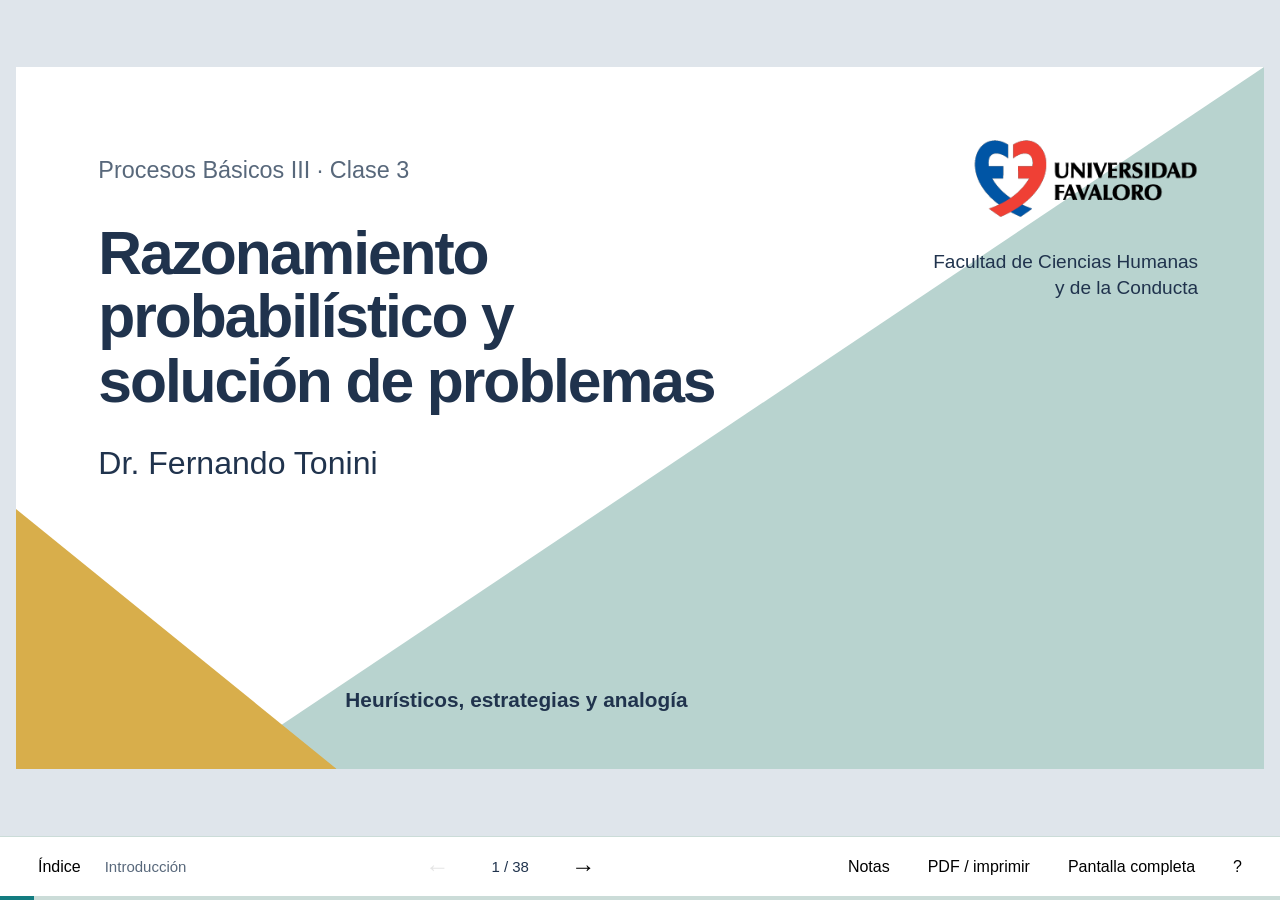
<file: clase-3/index.html>
<!doctype html>
<html lang="es">
<head>
  <meta charset="utf-8">
  <meta name="viewport" content="width=device-width, initial-scale=1">
  <meta name="description" content="Clase 3 de Psicología del Pensamiento: razonamiento probabilístico, heurísticos, solución de problemas, estrategias y analogía. Universidad Favaloro.">
  <title>Clase 3 · Probabilidad y solución de problemas</title>
  <link rel="stylesheet" href="style.css">
  <link rel="stylesheet" href="clase3.css">
  <script src="presentation.js" defer></script>
  <script src="hanoi.js" defer></script>
</head>
<body>
  <main id="viewport" aria-label="Presentación de la clase 3">
    <div id="deck">
      <section class="slide cover" data-block="Introducción" data-title="Razonamiento probabilístico y solución de problemas">
        <div class="cover-brand"><img src="assets/favaloro.png" alt="Universidad Favaloro"><p>Facultad de Ciencias Humanas<br>y de la Conducta</p></div>
        <div class="cover-copy"><p class="course">Procesos Básicos III · Clase 3</p><h1>Razonamiento<br>probabilístico y<br>solución de problemas</h1><p class="cover-subtitle">Dr. Fernando Tonini</p></div>
        <div class="cover-bottom"><span>Heurísticos, estrategias y analogía</span></div>
        <aside class="speaker-notes" hidden>Clase de 90 minutos. Distribución orientativa: apertura y recorrido, 8 min (diapositivas 1–4); razonar con incertidumbre, 8 min (5–7); heurísticos y sesgos, 24 min (8–16); solución de problemas y estrategias, 18 min (17–26); problemas en parejas y puesta en común, 14 min (27–30); pericia, 6 min (31–32); analogía, 8 min (33–36); cierre, 4 min (37–38). Si falta tiempo, la diapositiva 32 y el bloque de analogía (33–36) pasan al 28/10, junto con las secciones 3–5 de Quiroga. Fuentes: Carretero y Asensio (2014), capítulos 7, 8 y 9. Los capítulos 8 (Pérez Echeverría) y 9 (Postigo Angón) son bibliografía obligatoria. El capítulo 7 (Pérez Echeverría y Bautista) desarrolla los contenidos de razonamiento probabilístico del programa («origen del razonamiento probabilístico, los procesos heurísticos»), aunque el programa 2026 no lo lista en la bibliografía. Antecedente: presentación 2025 de la clase 3, de Mg. Carolina Cárdenas Poveda. Las referencias de página remiten al libro; en el PDF compilado de bibliografía obligatoria, la página del PDF es la del libro menos 176 (cap. 8: PDF 23–42; cap. 9: PDF 43–69). El capítulo 7 está en un PDF aparte dentro de esta carpeta.</aside>
      </section>

      <section class="slide" data-block="Introducción" data-title="¿Con qué certeza decidiste hoy?" data-source="Pérez Echeverría y Bautista (2014), cap. 7, p. 177; ejemplos didácticos">
        <h2>¿Con qué certeza decidiste hoy?</h2><p class="lead">Elegí una situación parecida a algo que hiciste hoy.</p>
        <div class="situations"><p>Salí antes porque seguro iba a haber tráfico.</p><p>Llevé paraguas por las dudas.</p><p>No me contestó: debe estar enojada.</p><p>Elegí la fila que parecía avanzar más rápido.</p><p>Estudié primero el tema que creo que va a entrar.</p><p>Compré el producto con mejores reseñas.</p></div>
        <div class="prompt"><strong>Para conversar</strong><p>¿Qué información usaste? ¿Podías estar seguro del resultado?</p></div>
        <aside class="speaker-notes" hidden>Dos o tres minutos de a dos. Las situaciones son elaboraciones didácticas inspiradas en los ejemplos con que abre el capítulo 7 (p. 177): prever un acontecimiento, tomar una decisión o atribuir una causa. En todas se estima qué es probable sin poder garantizarlo; los autores llaman a eso razonamiento probabilístico. Registrar en el pizarrón qué información mencionan (experiencias previas, lo que vieron hace poco, lo que «parece»): reaparecerá con los heurísticos. No corregir todavía.</aside>
      </section>

      <section class="slide" data-block="Introducción" data-title="De la deducción a la incertidumbre" data-source="Pérez Echeverría y Bautista (2014), cap. 7, p. 178; recuperación de la clase 2">
        <h2>De la deducción a la incertidumbre</h2><div class="split"><div><h3>La clase pasada</h3><p>Tareas cerradas: toda la información está dada y, si la inferencia es válida, la conclusión está garantizada.</p></div><div><h3>Hoy</h3><p>Problemas abiertos: la información cambia, es incompleta y ninguna respuesta está garantizada.</p></div></div>
        <div class="prompt"><strong>Pregunta central</strong><p>¿Cómo juzgamos y resolvemos problemas cuando ninguna regla nos garantiza la respuesta?</p></div>
        <aside class="speaker-notes" hidden>Capítulo 7, p. 178: las tareas deductivas son cerradas y bien delimitadas; razonar consiste en hacer explícitas relaciones que ya estaban en las premisas. El razonamiento probabilístico enfrenta problemas abiertos, con información que varía en el tiempo y sin certeza de que las predicciones se cumplan. La segunda mitad de la clase agrega otra situación sin garantía: tener una meta sin un camino evidente para alcanzarla. La clase 2 anunció contexto, pragmática e inferencias revisables (Quiroga, secciones 3–5): ese tema se retoma el 28/10.</aside>
      </section>

      <section class="slide" data-block="Introducción" data-title="El recorrido de hoy">
        <h2>El recorrido de hoy</h2>
        <ol class="route"><li><strong>Juzgar con incertidumbre</strong><span>Razonar con probabilidades; origen de las intuiciones.</span></li><li><strong>Heurísticos y sesgos</strong><span>Atajos útiles que fallan de manera sistemática.</span></li><li><strong>Resolver problemas</strong><span>Espacio del problema, estrategias y representación.</span></li><li><strong>Pericia y analogía</strong><span>Qué cambia con lo que sabemos.</span></li></ol>
        <aside class="speaker-notes" hidden>Objetivos: caracterizar el razonamiento probabilístico y distinguir su norma de su descripción psicológica; diferenciar heurístico y sesgo, y reconocer representatividad y accesibilidad; definir problema, espacio del problema y estrategia; comparar estrategias generales; analizar cómo la pericia y la analogía cambian la solución. El eje normativo y descriptivo de las clases anteriores sigue presente: la probabilidad y el algoritmo funcionan como normas; los heurísticos describen lo que efectivamente hacemos.</aside>
      </section>

      <section class="slide definition" data-block="Razonar con incertidumbre" data-title="Razonar con probabilidades" data-source="Pérez Echeverría y Bautista (2014), cap. 7, pp. 177–179">
        <h2>Razonar con probabilidades</h2><p class="author-line">Pérez Echeverría y Bautista, 2014</p><p class="large-statement">Estimar qué tan probable es que algo ocurra, o que haya ocurrido, para actuar, decidir, diagnosticar o explicar.</p>
        <div class="definition-bottom"><p>Es un tipo de razonamiento inductivo, aunque no son lo mismo.</p><p>Responde a un mundo que cambia y que nunca conocemos por completo.</p></div>
        <aside class="speaker-notes" hidden>Paráfrasis de la p. 177: el razonamiento probabilístico «consiste en hacer un cálculo mental sobre las probabilidades de que vaya a ocurrir un o unos determinados acontecimientos, de que esos acontecimientos hayan ocurrido»; esas evaluaciones se hacen para actuar, decidir, opinar o diagnosticar. Los autores lo relacionan con la inducción (pp. 178–179), pero aclaran que no son exactamente lo mismo: la inducción incluye también la formación de categorías, conceptos y aprendizaje (nota 2). Evitar reducir la diferencia a «de lo particular a lo general»: el capítulo presenta esa caracterización como la tradicional. Oaksford y Chater (2007, citado en p. 178): el pensamiento humano está muy bien adaptado al carácter incierto del razonamiento cotidiano, en un contexto conocido solo en parte y que cambia rápido.</aside>
      </section>

      <section class="slide" data-block="Razonar con incertidumbre" data-title="¿Con qué norma juzgamos un error?" data-source="Pérez Echeverría y Bautista (2014), cap. 7, pp. 179–181 y 198">
        <h2>¿Con qué norma juzgamos un error?</h2><div class="split contrast"><div><h3>La probabilidad como norma</h3><p class="question">¿Cómo deberíamos estimar?</p><p>Las leyes de la probabilidad cumplen, en las tareas inciertas, un papel similar al de la lógica en la deducción.</p></div><div><h3>La probabilidad como explicación</h3><p class="question">¿Así razona la mente?</p><p>Algunos autores proponen que el pensamiento cotidiano sigue reglas probabilísticas más que lógicas.</p></div></div>
        <p class="takeaway">Qué cuenta como error depende de la norma elegida y de las metas de quien razona.</p>
        <aside class="speaker-notes" hidden>Capítulo 7, p. 180: las teorías matemáticas de la probabilidad son a la vez un modelo normativo sobre cómo deben hacerse las inferencias inductivas y un modelo teórico de los procesos mentales. Racionalidad lógica y probabilística tienen distinto estatus (Cohen, 1981): las teorías de la probabilidad son más recientes (Laplace) y sus principios están discutidos (frecuentistas y bayesianos). Oaksford y Chater (2007) proponen cambiar la racionalidad lógica por una probabilística o bayesiana: respuestas que parecen errores lógicos, por ejemplo en la tarea de Wason, serían inferencias razonables desde las metas de la tarea o desde la probabilidad (pp. 180–181). Los autores del capítulo son cautos: a su juicio «queda mucho por demostrar» (p. 198). Frase de la p. 181: decidir qué es un error depende más de los objetivos y metas que nos proponemos. Recuperar el eje del curso: modelo normativo y modelo descriptivo.</aside>
      </section>

      <section class="slide" data-block="Razonar con incertidumbre" data-title="¿De dónde vienen nuestras intuiciones?" data-source="Pérez Echeverría y Bautista (2014), cap. 7, pp. 182–185">
        <h2>¿De dónde vienen nuestras intuiciones?</h2><div class="theory-rows"><div><h3>Piaget</h3><p>Estimar probabilidades exige relacionar lo real con lo posible: se comprende plenamente con el pensamiento formal.</p></div><div><h3>Fischbein</h3><p>Intuiciones primarias, que surgen de la experiencia, e intuiciones secundarias, que requieren instrucción.</p></div><div><h3>Hogarth</h3><p>La intuición se aprende por asociación, sin esfuerzo. Lo que no ocurre, no se registra.</p></div></div>
        <p class="takeaway">La instrucción puede educar la intuición, pero no la reemplaza fácilmente.</p>
        <aside class="speaker-notes" hidden>Apartado 2 del capítulo 7, «El origen del razonamiento probabilístico», que el programa nombra y la presentación 2025 no incluía. Piaget: el razonamiento probabilístico es uno de los esquemas formales de la adolescencia; azar y probabilidad resultan de la relación entre lo posible y lo real (p. 182). Fischbein (1975): intuiciones primarias, ligadas a la acción y a la experiencia, e intuiciones secundarias, que surgen tras una instrucción sistemática y con esfuerzo (p. 183). Fischbein y Gazit (1984): la instrucción no alcanzó a modificar totalmente las intuiciones primarias (p. 184). Esas intuiciones se parecen a los sesgos de Tversky y Kahneman y a la falacia del jugador que ya describía Piaget (p. 184). Hogarth (2001): respuesta intuitiva es la que se obtiene sin esfuerzo, sin deliberación y habitualmente sin conciencia; se aprende por asociación (semejanza, contigüidad, frecuencia). Lo que no ocurre no se computa, y esa ausencia origina buena parte de los sesgos; la intuición se puede educar (pp. 184–185). Preparar la idea de «lo que no ocurre» para la correlación ilusoria (diapositiva 14).</aside>
      </section>

      <section class="slide" data-block="Heurísticos y sesgos" data-title="Atajos para juzgar" data-source="Pérez Echeverría y Bautista (2014), cap. 7, pp. 185–187">
        <h2>Atajos para juzgar</h2><div class="image-layout"><div><p class="author-line">Heurísticos de juicio · Tversky y Kahneman, 1974</p><h3>Heurístico</h3><p>Regla simple que reduce un juicio complejo. Ahorra esfuerzo, suele funcionar y no es accesible a la conciencia.</p><h3>Sesgo</h3><p>Error sistemático que aparece cuando el atajo se aplica donde no corresponde.</p></div><figure><img class="wide-photo" src="assets/tversky-kahneman.jpg" alt="Fotografía de Amos Tversky y Daniel Kahneman"><figcaption>Amos Tversky y Daniel Kahneman</figcaption></figure></div>
        <p class="takeaway">Un sistema con capacidad limitada necesita atajos: es la idea de racionalidad limitada de Simon.</p>
        <aside class="speaker-notes" hidden>La psicología tomó la palabra «heurístico» de las matemáticas, donde designa procedimientos de solución que se distinguen de los algoritmos por su vaguedad (p. 185). Tversky y Kahneman propusieron que los heurísticos son las reglas básicas de inferencia probabilística de los adultos, con independencia de la cultura, del conocimiento de la probabilidad y del contenido: es la tesis de los autores y será criticada (diapositiva 15). Racionalidad limitada de Simon (Sherman y Corty, 1984; pp. 185–186); Hogarth (1980) vincula las limitaciones con la atención, la memoria y la memoria de trabajo. Los heurísticos son principios que reducen tareas complejas a juicios simples, «reglas de andar por casa» (De Vega); llevan a decisiones razonables con poco esfuerzo, pero producen errores cuando se usan indiscriminadamente (Nisbett y Ross, 1980; p. 186). No son accesibles a la conciencia (p. 186). Distinguir heurístico (estrategia) y sesgo (patrón de error): no son sinónimos. La foto proviene del material de la clase 1.</aside>
      </section>

      <section class="slide" data-block="Heurísticos y sesgos" data-title="Tres heurísticos clásicos" data-source="Pérez Echeverría y Bautista (2014), cap. 7, pp. 187 y 190; Tversky y Kahneman (1974)">
        <h2>Tres heurísticos clásicos</h2>
        <div class="domain-map heuristic-map"><div class="map-root">Heurísticos de juicio</div><div class="map-branches"><div><h3>Representatividad</h3><p>¿Cuánto se parece<br>a lo típico?</p></div><div><h3>Accesibilidad<small>o disponibilidad</small></h3><p>¿Con qué facilidad<br>recuerdo ejemplos?</p></div><div><h3>Anclaje y ajuste</h3><p>¿Desde qué valor inicial<br>ajusto mi estimación?</p></div></div></div>
        <p class="takeaway">En 1982 se agregó un cuarto, la simulación. El capítulo desarrolla los dos más estudiados: representatividad y accesibilidad.</p>
        <aside class="speaker-notes" hidden>Tversky y Kahneman (1974) dividieron los heurísticos en representatividad, accesibilidad y anclaje y ajuste; en 1982 añadieron la simulación (p. 187). Sobre el nombre: availability se traduce como accesibilidad o disponibilidad; los autores prefieren accesibilidad (nota 8, p. 190). Anclaje y ajuste: el capítulo solo lo menciona; dice que recibió poca investigación y que para algunos autores (De Vega, 1984) es un caso de accesibilidad. La formulación de la diapositiva (estimar desde un valor inicial y ajustar a partir de él) corresponde a Tversky y Kahneman (1974) y no se desarrolla en el capítulo. Ejemplo oral posible: estimar cuánto cuesta algo después de escuchar un precio inicial.</aside>
      </section>

      <section class="slide compact" data-block="Heurísticos y sesgos" data-title="¿Biblioteca o comercio?" data-source="Elaboración didáctica a partir de Tversky y Kahneman (1974); antecedente 2025, diapositiva 11; cap. 7, cuadro 7.2">
        <h2>¿Biblioteca o comercio?</h2><p class="activity-time">Actividad individual · 2 minutos</p>
        <div class="example"><p>Martín es tímido y reservado. Es ordenado, detallista y le cuesta conversar con desconocidos.</p><strong>¿Es más probable que trabaje en una biblioteca o en un comercio?</strong></div>
        <details class="answer"><summary>Mostrar la explicación</summary><p>La descripción se parece al estereotipo de quien trabaja en una biblioteca, pero hay muchas más personas que trabajan en comercios.</p><p><strong>Pensemos con datos:</strong> por cada 100 personas que trabajan en bibliotecas hay 2000 en comercios. Si la descripción encaja con 40 de las primeras y con 200 de las segundas, es cinco veces más probable que Martín trabaje en un comercio. Juzgar solo por el parecido lleva a ignorar la probabilidad previa.</p></details>
        <aside class="speaker-notes" hidden>Pedir una respuesta escrita antes de abrir la explicación. La pregunta adapta el ejemplo clásico de Tversky y Kahneman (1974), la descripción de una persona tímida y ordenada cuya profesión hay que estimar, que la presentación 2025 mostraba en la diapositiva 11. El capítulo no describe el ejemplo: en el cuadro 7.2 figura como «no tener en cuenta las probabilidades previas». Los números son hipotéticos, no datos de empleo. Señalar que con frecuencias (100, 2000) el problema se vuelve más fácil: una de las críticas a Tversky y Kahneman es que con información en formato estadístico se cometen menos sesgos (cuadro 7.4). La descripción es deliberadamente estereotipada para mostrar el mecanismo; no se trata de validar el estereotipo. Una respuesta del grupo ilustra el fenómeno, no demuestra un sesgo.</aside>
      </section>

      <section class="slide" data-block="Heurísticos y sesgos" data-title="Representatividad" data-source="Pérez Echeverría y Bautista (2014), cap. 7, pp. 187–189">
        <h2>Representatividad: juzgar por el parecido</h2><p class="lead">Estimamos la probabilidad de un caso por cuánto se parece al modelo o a la categoría.</p>
        <div class="split"><div><h3>Cuando acierta</h3><p>Lo más representativo suele ser también lo más frecuente.</p></div><div><h3>Cuando falla</h3><p>Algunos factores cambian el parecido sin cambiar la probabilidad.</p></div></div>
        <div class="group-labels"><span>Ideas erróneas sobre el azar</span><span>Tamaño de la muestra</span><span>Conjunción de sucesos</span><span>Probabilidades previas</span><span>Regresión</span></div>
        <p class="takeaway">Estos errores no se deben a desconocer la estadística -> también los cometen expertos en estadística.</p>
        <aside class="speaker-notes" hidden>Definición de Tversky y Kahneman: la representatividad es la relación entre un proceso o un modelo y un ejemplo o acontecimiento relacionado con ese modelo; se valora por la semejanza y es direccional (p. 187). Es un proceso equivalente a categorizar: un ejemplo es representativo cuando comparte los rasgos de los miembros prototípicos (Rosch; p. 188). Cuadro 7.1: actúa cuando M es una clase y X un valor, un ejemplo o un subconjunto de esa clase, o cuando M es un sistema causal y X una posible consecuencia. Muchas veces produce respuestas conformes a la norma bayesiana, porque lo más representativo suele ser lo más frecuente; falla cuando hay factores que afectan a la representatividad y no a la probabilidad (p. 188). Los errores no se deben a falta de comprensión de las normas: expertos en estadística también los cometen en juicios cotidianos (Tversky y Kahneman, 1971; p. 188). Las etiquetas resumen el cuadro 7.2 (p. 189). Corrección respecto de 2025 (diapositiva 7): «situación A se parece a B, asumo que se comportarán igual» se acerca más a una analogía; no usarla como definición.</aside>
      </section>

      <section class="slide compact" data-block="Heurísticos y sesgos" data-title="Tres juicios para revisar" data-source="Ejemplos e ilustraciones didácticos; cap. 7, cuadro 7.2, p. 189">
        <h2>Tres juicios para revisar</h2><p class="activity-time">En parejas · 3 minutos</p>
        <ol class="judgment-cards">
          <li><svg class="judgment-art coin-art" viewBox="0 0 360 120" aria-hidden="true"><g class="past"><g class="coin" transform="translate(28 46)"><circle class="coin-body" r="22"/><circle class="eye" cx="-7" cy="-5" r="2.6"/><circle class="eye" cx="7" cy="-5" r="2.6"/><path d="M-8 5q8 8 16 0"/></g><g class="coin" transform="translate(80 46)"><circle class="coin-body" r="22"/><circle class="eye" cx="-7" cy="-5" r="2.6"/><circle class="eye" cx="7" cy="-5" r="2.6"/><path d="M-8 5q8 8 16 0"/></g><g class="coin" transform="translate(132 46)"><circle class="coin-body" r="22"/><circle class="eye" cx="-7" cy="-5" r="2.6"/><circle class="eye" cx="7" cy="-5" r="2.6"/><path d="M-8 5q8 8 16 0"/></g><g class="coin" transform="translate(184 46)"><circle class="coin-body" r="22"/><circle class="eye" cx="-7" cy="-5" r="2.6"/><circle class="eye" cx="7" cy="-5" r="2.6"/><path d="M-8 5q8 8 16 0"/></g><g class="coin" transform="translate(236 46)"><circle class="coin-body" r="22"/><circle class="eye" cx="-7" cy="-5" r="2.6"/><circle class="eye" cx="7" cy="-5" r="2.6"/><path d="M-8 5q8 8 16 0"/></g><path class="brace" d="M6 80v8h252v-8"/><text x="132" y="112">5 caras seguidas</text></g><g class="art-before" transform="translate(316 46)"><g class="spin"><circle class="mystery" r="25"/><text class="q">?</text></g></g><g class="art-after"><g class="coin" transform="translate(302 24) scale(.64)"><circle class="coin-body" r="22"/><circle class="eye" cx="-7" cy="-5" r="2.6"/><circle class="eye" cx="7" cy="-5" r="2.6"/><path d="M-8 5q8 8 16 0"/></g><text class="half" x="320" y="24">½</text><g class="coin" transform="translate(302 68) scale(.64)"><circle class="coin-body" r="22"/><path d="M0-11v22M-11 0h22"/></g><text class="half" x="320" y="68">½</text></g><text x="316" y="112">próximo tiro</text></svg><p class="judgment-question">Tiramos una moneda algunas veces. Salió cara cinco veces seguidas. ¿Ahora es más probable que salga cruz?</p><details class="answer"><summary>Mostrar la explicación</summary><p><strong>Falacia del jugador.</strong> Cada tiro es independiente: cara y cruz siguen siendo igual de probables.</p></details></li>
          <li><svg class="judgment-art weather-art" viewBox="0 0 360 120" aria-hidden="true"><g class="art-after"><ellipse class="set-all" cx="180" cy="60" rx="176" ry="58"/><ellipse class="set-both" cx="257" cy="60" rx="78" ry="44"/></g><g transform="translate(46 50) scale(.82)"><path class="drops" d="M-14 22l-4 10M0 22l-4 10M14 22l-4 10"/><path class="cloud" d="M-26 16H26A12 12 0 0 0 28-7A18 18 0 0 0-4-16A13 13 0 0 0-27-6A11 11 0 0 0-26 16Z"/></g><g class="storm" transform="translate(218 50) scale(.82)"><path class="drops" d="M-16 22l-4 10M20 22l-4 10"/><path class="bolt" d="M4 10L-7 32H1L-5 46L12 24H4L9 10Z"/><path class="cloud" d="M-26 16H26A12 12 0 0 0 28-7A18 18 0 0 0-4-16A13 13 0 0 0-27-6A11 11 0 0 0-26 16Z"/></g><text class="label start" x="85" y="56">llueve</text><text class="label start" x="256" y="49">llueve y</text><text class="label start" x="256" y="69">tormenta</text><text class="art-before vs" x="160" y="57">¿o?</text></svg><p class="judgment-question">¿Qué es más probable: «mañana llueve» o «mañana llueve y hay tormenta eléctrica»?</p><details class="answer"><summary>Mostrar la explicación</summary><p><strong>Falacia de la conjunción.</strong> Dos sucesos juntos no pueden ser más probables que uno de ellos.</p></details></li>
          <li><svg class="judgment-art trend-art" viewBox="0 0 360 120" aria-hidden="true"><g class="art-after"><rect class="band" x="6" y="36" width="346" height="30"/><path class="mean" d="M6 51H352"/><text class="end habitual" x="352" y="28">nivel habitual</text></g><path class="axis" d="M6 4V112H350M342 107l8 5-8 5"/><text class="start" x="14" y="16">bienestar</text><text class="end" x="350" y="102">tiempo</text><path class="series" d="M14 44L38 60L62 40L86 58L110 42L134 62L158 48L182 94"/><path class="rise" d="M182 94L262 54"/><circle class="low" cx="182" cy="94" r="6"/><circle class="later" cx="262" cy="54" r="6"/><text class="end" x="172" y="106">consulta</text><text class="start" x="272" y="80">2 semanas</text></svg><p class="judgment-question">Alguien consulta en su peor momento y a las dos semanas está mejor. ¿Eso prueba que la intervención funcionó?</p><details class="answer"><summary>Mostrar la explicación</summary><p><strong>Regresión.</strong> Después de un momento extremo, lo esperable es volver hacia valores habituales. Sin un grupo de comparación, la mejora no prueba el efecto.</p></details></li>
        </ol>
        <aside class="speaker-notes" hidden>Ejemplos de elaboración didáctica para tres familias del cuadro 7.2: concepciones erróneas sobre el azar (falacia del jugador), problemas con las probabilidades compuestas (falacia de la conjunción) y problemas en la comprensión de la regresión. Cada tarjeta tiene su propia explicación: abrirlas de a una, después de escuchar a las parejas. Al abrirla, el dibujo cambia: la moneda del próximo tiro muestra ½ y ½ y las cinco caras anteriores se atenúan; aparecen los conjuntos «llueve» y «llueve y hay tormenta», uno dentro del otro; aparece la franja del nivel habitual, del que la consulta se aleja y al que la segunda medición vuelve. Las ilustraciones son esquemáticas y de elaboración didáctica; la curva del ejemplo 3 no representa datos. Para el ejemplo 1, suponer una moneda no trucada. El capítulo resume tres fuentes de estos errores (p. 189): la confusión entre proceso y producto aleatorios; la aplicación de reglas sin considerar el tamaño de la muestra o las probabilidades previas; y reglas contraintuitivas como la regresión, que implica que algo a lo que atribuimos una causa clara puede ser aleatorio. Piaget ya describía la falacia del jugador como error de recencia negativa (p. 184). El ejemplo 3 conecta con la práctica clínica y con la necesidad de grupos de comparación en los diseños de investigación. No citar porcentajes de estudios.</aside>
      </section>

      <section class="slide" data-block="Heurísticos y sesgos" data-title="Accesibilidad" data-source="Pérez Echeverría y Bautista (2014), cap. 7, pp. 189–190">
        <h2>Accesibilidad: juzgar por lo que recordamos</h2><p class="lead">Estimamos la frecuencia o la probabilidad por la facilidad con que vienen ejemplos a la mente.</p>
        <div class="split"><div><h3>Cuando acierta</h3><p>Lo frecuente suele ser también lo más fácil de recordar.</p></div><div><h3>Cuando falla</h3><p>Lo llamativo, lo singular o lo reciente se recuerda mejor sin ser más frecuente.</p></div></div>
        <div class="example">Después de ver varias noticias sobre robos en el barrio, alguien concluye que "ahora roban todo el tiempo".<strong>¿Qué información le faltaría para saberlo?</strong></div>
        <aside class="speaker-notes" hidden>Página 190: juzgar por accesibilidad equivale a estimar la probabilidad por la facilidad con que los ejemplos o asociaciones vienen a la mente. Invierte una ley de la memoria (lo que se repite se recuerda mejor): se cree que lo que se recuerda con facilidad fue más frecuente. Produce errores cuando hay variables que afectan al recuerdo y no a la probabilidad; cuando lo frecuente es también lo accesible, los juicios son rápidos y acertados. Cuadro 7.3: errores por la prominencia de los datos, por su singularidad o por coincidir con teorías previas, por primacía o recencia, y correlación ilusoria. Sherman y Corty (1984): construimos una muestra de acontecimientos en la memoria, y la familiaridad o la prominencia la sesgan. Respuesta a la pregunta: datos de cuántos robos hubo en distintos períodos, no solo los casos recordados o difundidos. El ejemplo es una elaboración didáctica. La presentación 2025 (diapositiva 12) agregaba «estimaciones a partir de un valor conocido» con una flecha hacia anclaje y ajuste; el capítulo no lo desarrolla.</aside>
      </section>

      <section class="slide compact" data-block="Heurísticos y sesgos" data-title="¿La técnica se asocia con la mejora?" data-source="Datos hipotéticos; cap. 7, pp. 184–185 y 190–191">
        <h2>¿La técnica se asocia con la mejora?</h2><p class="lead">Un equipo registra quiénes mejoraron con y sin una técnica nueva.</p>
        <table class="contingency"><thead><tr><th scope="col"><span class="visually-hidden">Grupo</span></th><th scope="col">Mejoraron</th><th scope="col">No mejoraron</th></tr></thead><tbody><tr><th scope="row">Recibieron la técnica</th><td class="cell-a">30</td><td>10</td></tr><tr><th scope="row">No la recibieron</th><td>15</td><td>5</td></tr></tbody></table>
        <details class="answer"><summary>Mostrar la explicación</summary><p>No hay asociación: mejoró el 75 % en ambos grupos (30 de 40 y 15 de 20). El 30 llama la atención, pero mirar solo esa casilla produce una <strong>correlación ilusoria</strong>. Para evaluar una relación hacen falta las cuatro casillas.</p></details>
        <aside class="speaker-notes" hidden>Datos hipotéticos. Pedir la respuesta antes de abrir la explicación. Capítulo 7, pp. 190–191: la correlación ilusoria (Chapman, 1967; Chapman y Chapman, 1969) es creer que existe una relación entre dos acontecimientos cuando no la hay; las personas se centran en los casos en que los acontecimientos concurren y no en los casos en que aparece uno solo («sesgo de la casilla A»). Cuando se refiere a creencias sobre cómo controlamos los acontecimientos se llama ilusión de control (Langer, 1975). Las personas dan más peso a los datos que confirman sus expectativas (p. 191). Conectar con Hogarth: lo que no ocurre no se registra (pp. 184–185). Aclarar también que, aun si hubiera diferencia, una asociación en datos registrados no prueba que la técnica la cause: haría falta un diseño controlado.</aside>
      </section>

      <section class="slide" data-block="Heurísticos y sesgos" data-title="Críticas a la teoría de heurísticos" data-source="Pérez Echeverría y Bautista (2014), cap. 7, cuadro 7.4, pp. 192–195">
        <h2>Críticas a la teoría de heurísticos</h2><div class="theory-rows compact-rows"><div><h3>Las tareas</h3><p>Esconden los datos relevantes; con información en formato estadístico se cometen menos sesgos.</p></div><div><h3>La universalidad</h3><p>Expertos y personas que conocen el contenido de la tarea cometen menos sesgos.</p></div><div><h3>La explicación</h3><p>Describe fenómenos sin explicar los procesos: no permite anticipar qué heurístico actuará.</p></div><div><h3>La imagen humana</h3><p>Da una visión negativa: explica mejor los errores que los aciertos.</p></div></div>
        <p class="takeaway">Describir un sesgo no es todavía explicar el proceso que lo produce.</p>
        <aside class="speaker-notes" hidden>El cuadro 7.4 agrupa tres tipos de críticas: a la presentación del trabajo experimental (tareas engañosas con datos relevantes escondidos; con información estadística se cometen menos sesgos; resultados sin análisis estadísticos), a la universalidad de los sesgos (los expertos en estadística o en decisiones y quienes conocen el contenido cometen menos; los sesgos dependen de las tareas y de las creencias) y a la ambigüedad de la teoría (más descriptiva que explicativa; no se puede distinguir de antemano si actuará representatividad o accesibilidad). Además se criticó la visión irracional y negativa del ser humano (Gigerenzer, entre otros): la teoría explica mejor los errores que los aciertos (p. 194). Crítica metodológica de los autores: se estudian procesos implícitos con preguntas explícitas (pp. 194–195). Conectar con la clase 2: describir un desempeño y explicar el proceso son tareas diferentes. La presentación 2025 (diapositiva 13) reproducía el cuadro 7.4.</aside>
      </section>

      <section class="slide" data-block="Heurísticos y sesgos" data-title="¿La pericia protege de los sesgos?" data-source="Pérez Echeverría y Bautista (2014), cap. 7, pp. 195–197">
        <h2>¿La pericia protege de los sesgos?</h2><div class="split"><div><h3>Lo que suele mejorar</h3><p>Los expertos predicen mejor, descartan la información poco diagnóstica y detectan con más facilidad sus errores.</p></div><div><h3>Lo que persiste</h3><p>En el diagnóstico clínico, también los expertos cometen errores muy similares a los sesgos heurísticos.</p></div></div>
        <div class="prompt"><strong>Para pensar</strong><p>¿Qué podría hacer un profesional de la psicología para revisar sus propios juicios diagnósticos?</p></div>
        <aside class="speaker-notes" hidden>Apartado 4 del capítulo 7. Hogarth (2001): pericia e intuición dependen del contexto y del contenido; la pericia exige además pensamiento analítico y deliberado, y los expertos educan sus intuiciones (pp. 195–196). Los expertos predicen mejor y usan reglas probabilísticas más adecuadas; usan más conocimiento, mientras los novatos usan más información (Funke, 1991); reducen el problema descartando la información menos diagnóstica; cuentan con estrategias metacognitivas que facilitan detectar y corregir errores (Mateos, 1999; p. 196). Pero en el diagnóstico clínico se encontraron errores muy similares a los sesgos heurísticos (Elstein y Bordage, 1983; Patel y Groen, 1993, entre otros; p. 197). Holyoak (1991): no hay un único camino para ser experto. Respuestas posibles al prompt, de elaboración didáctica: buscar datos que contradigan la hipótesis, considerar cuán frecuente es cada cuadro, consultar con colegas, registrar los casos que no confirman. La pericia reaparece en la segunda parte, con solución de problemas.</aside>
      </section>

      <section class="slide divider" data-block="Solución de problemas" data-title="Resolver problemas">
        <p>Solución de problemas</p><h2>Cuando hay una meta<br>y no sabemos cómo llegar</h2><div class="divider-caption">Representación, búsqueda y estrategias.</div>
        <aside class="speaker-notes" hidden>Transición. La palabra heurístico reaparece con otro uso: en el juicio probabilístico designa atajos para estimar; en la solución de problemas, estrategias para buscar una solución. El capítulo 7 (p. 185) señala esa doble presencia.</aside>
      </section>

      <section class="slide" data-block="Solución de problemas" data-title="¿Qué es un problema?" data-source="Pérez Echeverría (2014), cap. 8, pp. 200–201">
        <h2>¿Qué es un problema?</h2><div class="split"><div><h3>Duncker, 1948</h3><p>Hay un objetivo y no se sabe cómo alcanzarlo.</p></div><div><h3>Lester, 1983</h3><p>No hay un camino rápido y directo hacia la solución.</p></div></div>
        <div class="split compact"><div><h3>Problema</h3><p>Hay que planificar y elegir una estrategia de manera consciente.</p></div><div><h3>Ejercicio</h3><p>Ya disponemos de un procedimiento que lleva a la solución.</p></div></div>
        <p class="takeaway">Calcular un desvío estándar puede ser un ejercicio para quien cursó Estadística y un problema para quien nunca lo hizo.</p>
        <aside class="speaker-notes" hidden>Capítulo 8, pp. 200–201. Duncker (1948): «un problema surge cuando un organismo vivo tiene un objetivo y no sabe cómo conseguirlo». Lester (1983): «una situación que un individuo o un grupo quiere o necesita resolver y para la cual no dispone de un camino rápido y directo que lo lleve a la solución». De ambas surgen dos condiciones: reconocer la situación como problemática y no disponer de procedimientos que la resuelvan de forma inmediata; por eso el planteo del problema es consciente. Problema y ejercicio (Pérez Echeverría y Pozo, 1994): una misma situación puede ser problema para una persona y ejercicio para otra, por interés o por los procedimientos que posee. Mayer (1983) usa una definición más amplia: el pensamiento es lo que sucede cuando alguien resuelve un problema (p. 200). El ejemplo del desvío estándar es didáctico. Recuperar la clase 1 (diapositiva 7).</aside>
      </section>

      <section class="slide" data-block="Solución de problemas" data-title="Bien o mal definidos, simples o complejos" data-source="Pérez Echeverría (2014), cap. 8, pp. 201–203">
        <h2>Bien o mal definidos, simples o complejos</h2><div class="split"><div><h3>Bien definidos</h3><p>Punto de partida, meta y pasos están acotados y se pueden representar.</p><div class="example">Un sudoku · una tarea de laboratorio</div></div><div><h3>Mal definidos</h3><p>Alguno de esos elementos no está acotado: hay muchos caminos y criterios posibles.</p><div class="example">Decidir si cambiar de carrera</div></div></div>
        <p class="takeaway">Los problemas complejos tienen información poco clara, varias metas y variables conectadas. La investigación usa sobre todo problemas simples y bien definidos; la vida cotidiana y profesional, no.</p>
        <aside class="speaker-notes" hidden>Capítulo 8, pp. 201–202. Bien definidos: punto de partida, meta y pasos están lo suficientemente restringidos como para que el resolutor se los represente como el investigador; tienen pocos grados de libertad, y el ejercicio es el caso extremo. Las tareas escolares de matemática suelen estar bien definidas; las que exigen tomar decisiones, mal definidas. Silogismos, tarea de selección y tareas de Tversky y Kahneman son problemas bien definidos (p. 202). Simples y complejos (Funke, 1991): la complejidad depende de la facilidad para representarse la información y construir un espacio del problema, de la relación con otros problemas, de la claridad de las metas, de la estabilidad y del contexto. Los problemas complejos son opacos, con muchas metas a veces contradictorias, variables muy conectadas y efectos a largo plazo. No hay relación biunívoca entre complejidad y definición: elegir entre dos vestidos es poco complejo y mal definido (p. 202). En el laboratorio predominan los problemas simples y estáticos (p. 203). Pregunta para el grupo: ¿qué tipo de problema es diseñar un tratamiento psicológico? Los ejemplos de la diapositiva son didácticos, salvo la referencia general a las tareas de laboratorio.</aside>
      </section>

      <section class="slide" data-block="Solución de problemas" data-title="¿De golpe o paso a paso?" data-source="Postigo Angón (2014), cap. 9, p. 224; recuperación de la clase 1">
        <h2>¿De golpe o paso a paso?</h2><div class="split contrast"><div><h3>Gestalt</h3><p>La solución surge al reestructurar la situación: una comprensión súbita o <em>insight</em>.</p><p class="example">Etapas discontinuas: preparación, incubación, iluminación y verificación.</p></div><div><h3>Procesamiento de la información</h3><p>La solución avanza por búsqueda: un proceso gradual, continuo y acumulativo.</p><p class="example">Con interrupciones, retrocesos y revisiones.</p></div></div>
        <aside class="speaker-notes" hidden>Capítulo 9, p. 224. Los trabajos de la Gestalt (Maier, Wallas, Wertheimer) fueron pioneros: entendían la solución como reorganización de los elementos o reestructuración perceptiva; problemas típicos, las cerillas y los nueve puntos. Aportaron conceptos como insight, disposición, fijación funcional y la distinción entre pensamiento productivo y reproductivo (clase 1, diapositivas 18–19), pero estudios posteriores mostraron la falta de precisión de algunos y la inexactitud de ciertos supuestos, como las etapas fijas y discontinuas. El procesamiento de la información (Newell y Simon, 1972; Mayer, 1983; Polya, 1957) y los estudios de expertos y novatos describen una tarea continua y acumulativa, cuyo mecanismo central es la búsqueda en el espacio del problema, a veces recursiva. Corrección respecto de 2025 (diapositiva 18): allí se afirmaba que Newell y Simon fueron pioneros en el uso de protocolos verbales; González Labra (cap. 1, PDF compilado p. 11) atribuye a Duncker (1945) el uso sistemático de protocolos verbales en solución de problemas.</aside>
      </section>

      <section class="slide" data-block="Solución de problemas" data-title="Resolver es buscar en un espacio" data-source="Postigo Angón (2014), cap. 9, pp. 224–226; Pérez Echeverría (2014), cap. 8, pp. 204–205">
        <h2>Resolver es buscar en un espacio</h2><p class="author-line">Newell y Simon, 1972 · Mayer, 1986</p>
        <div class="process-diagram tight-diagram"><div><strong>Estado inicial</strong><span>Lo que da el enunciado.</span></div><span aria-hidden="true">→</span><div><strong>Operadores</strong><span>Acciones que transforman un estado en otro.</span></div><span aria-hidden="true">→</span><div><strong>Meta</strong><span>El estado en que el problema queda resuelto.</span></div></div>
        <p>El <strong>espacio del problema</strong> reúne todos los estados y todas las secuencias de operaciones posibles.</p>
        <p class="takeaway">Las operaciones que elegimos al recorrerlo son nuestra estrategia.</p>
        <aside class="speaker-notes" hidden>Capítulo 8, p. 204: la solución de problemas se describe como la interacción entre un sistema de procesamiento de información (persona, animal o máquina) y el ambiente de la tarea; el sistema representa ese ambiente y crea un espacio del problema que se modifica hasta encontrar la solución (Simon, 1978). El sistema es adaptativo: las diferencias individuales dependerían más de las tareas y del aprendizaje que de las capacidades. Las limitaciones de la memoria de trabajo condicionan el proceso, y el informe verbal es uno de sus métodos principales (p. 205). Capítulo 9, p. 225: según Mayer (1986), un problema está en un estado, se desea que esté en otro y no hay una vía directa: estado inicial, estado final y operaciones. Hay espacios con pocos estados (misioneros y caníbales, Torre de Hanoi con pocos discos) y espacios enormes (el problema criptoaritmético «Donald + Gerald», una partida de ajedrez). Las elecciones se representan en un árbol estado-acción (p. 226). Recuperar la clase 1 (diapositiva 21).</aside>
      </section>

      <section class="slide" data-block="Solución de problemas" data-title="Probemos: la Torre de Hanoi" data-source="Postigo Angón (2014), cap. 9, pp. 220 y 231–233">
        <h2>Probemos: la Torre de Hanoi</h2><p>Pasá los tres discos de A a C. Se mueve un disco por vez y nunca se apoya sobre uno más chico.</p>
        <div class="hanoi" data-discs="3"><div class="hanoi-board"><button type="button" class="hanoi-peg" data-peg="0" aria-label="Pivote A"><span class="peg-label">A</span></button><button type="button" class="hanoi-peg" data-peg="1" aria-label="Pivote B"><span class="peg-label">B</span></button><button type="button" class="hanoi-peg" data-peg="2" aria-label="Pivote C"><span class="peg-label">C</span></button></div><div class="hanoi-side"><p class="hanoi-status" aria-live="polite">Hacé clic en un pivote para tomar el disco de arriba.</p><p class="hanoi-count">Movimientos: <output>0</output></p><button type="button" class="hanoi-reset">Reiniciar</button><details class="answer"><summary>¿Cuántos movimientos hacen falta?</summary><p>Con tres discos hay 27 estados posibles. La solución mínima tiene 7 movimientos.</p></details></div></div>
        <aside class="speaker-notes" hidden>Torre de Hanoi: problema 2 del capítulo 9 (p. 220). Con n discos hay 3 elevado a n estados y la solución mínima tiene 2 elevado a n, menos 1, movimientos: con tres discos, 27 estados y 7 movimientos (p. 231; figura 9.5, tomada de Mayer, 1983). Patrón de solución y recursividad: resolver una torre de cuatro discos incluye resolver las de tres y dos (Best, 1999; p. 233). Submeta típica: liberar el disco grande para llevarlo a C (p. 233). Pedir a una persona voluntaria que lo resuelva en voz alta mientras el grupo registra lo que dice: es un pequeño protocolo verbal, un dato parcial del proceso. Uso: clic en un pivote toma el disco de arriba; clic en otro pivote lo deja; «Reiniciar» vuelve a la posición inicial. En el PDF se ve la posición inicial.</aside>
      </section>

      <section class="slide" data-block="Estrategias" data-title="Algoritmos y heurísticos" data-source="Postigo Angón (2014), cap. 9, p. 227; Pérez Echeverría (2014), cap. 8, p. 205">
        <h2>Algoritmos y heurísticos</h2><div class="split"><div><h3>Algoritmo</h3><p>Genera todo el espacio del problema y elige la mejor alternativa. Garantiza la solución, pero puede llevar demasiado tiempo.</p><div class="example">En ajedrez: analizar todas las jugadas posibles y sus consecuencias.</div></div><div><h3>Heurístico</h3><p>Atajo o búsqueda selectiva que reduce el espacio. Ahorra tiempo, pero no garantiza la solución.</p><div class="example">En ajedrez: "salvar la reina amenazada".</div></div></div>
        <p class="takeaway">Como en el juicio probabilístico, un heurístico ahorra esfuerzo a cambio de no garantizar el resultado.</p>
        <aside class="speaker-notes" hidden>Capítulo 9, p. 227: los algoritmos garantizan la solución porque generan un espacio del problema exhaustivo y seleccionan la mejor alternativa, pero pueden consumir mucho tiempo; los heurísticos, también llamados «métodos débiles» (Newell, 1980), son atajos o búsquedas selectivas que reducen el número de estados y se desarrollan con la experiencia. Los ejemplos de ajedrez son del capítulo. Capítulo 8, p. 205: «heurístico» viene del griego heuriskein, «búsqueda»; los heurísticos organizan algoritmos, operadores o reglas, mientras que estos transforman la información de manera fija. Ejemplo alternativo de la presentación 2025 (diapositivas 22–23): elegir gustos en una heladería nueva, probando todos o eligiendo el más parecido al favorito.</aside>
      </section>

      <section class="slide" data-block="Estrategias" data-title="Estrategias para buscar" data-source="Postigo Angón (2014), cap. 9, pp. 227–230; Pérez Echeverría (2014), cap. 8, cuadro 8.1">
        <h2>Estrategias para buscar</h2>
        <div class="search-layout"><div class="theory-rows compact-rows"><div><h3>Búsqueda aleatoria</h3><p>Probar al azar, sin registrar lo que ya se intentó.</p></div><div><h3>Ensayo y error</h3><p>Probar caminos en orden y registrar los que fallaron.</p></div><div><h3>Búsqueda sistemática</h3><p>Recorrer el árbol de estados, en profundidad o en amplitud. Exige mucha memoria: solo es viable en espacios pequeños.</p></div></div>
          <figure class="search-trees"><svg viewBox="0 0 460 215" role="img" aria-labelledby="search-title"><title id="search-title">Orden en que se visitan los estados en una búsqueda en profundidad y en una búsqueda en amplitud</title>
            <g><line x1="110" y1="28" x2="55" y2="95"/><line x1="110" y1="28" x2="165" y2="95"/><line x1="55" y1="95" x2="27" y2="162"/><line x1="55" y1="95" x2="83" y2="162"/><line x1="165" y1="95" x2="137" y2="162"/><line x1="165" y1="95" x2="193" y2="162"/>
              <circle class="start" cx="110" cy="28" r="18"/><circle cx="55" cy="95" r="18"/><circle cx="165" cy="95" r="18"/><circle cx="27" cy="162" r="18"/><circle cx="83" cy="162" r="18"/><circle cx="137" cy="162" r="18"/><circle cx="193" cy="162" r="18"/>
              <text class="on-dark" x="110" y="28">1</text><text x="55" y="95">2</text><text x="27" y="162">3</text><text x="83" y="162">4</text><text x="165" y="95">5</text><text x="137" y="162">6</text><text x="193" y="162">7</text><text class="tree-label" x="110" y="204">En profundidad</text></g>
            <g transform="translate(240 0)"><line x1="110" y1="28" x2="55" y2="95"/><line x1="110" y1="28" x2="165" y2="95"/><line x1="55" y1="95" x2="27" y2="162"/><line x1="55" y1="95" x2="83" y2="162"/><line x1="165" y1="95" x2="137" y2="162"/><line x1="165" y1="95" x2="193" y2="162"/>
              <circle class="start" cx="110" cy="28" r="18"/><circle cx="55" cy="95" r="18"/><circle cx="165" cy="95" r="18"/><circle cx="27" cy="162" r="18"/><circle cx="83" cy="162" r="18"/><circle cx="137" cy="162" r="18"/><circle cx="193" cy="162" r="18"/>
              <text class="on-dark" x="110" y="28">1</text><text x="55" y="95">2</text><text x="165" y="95">3</text><text x="27" y="162">4</text><text x="83" y="162">5</text><text x="137" y="162">6</text><text x="193" y="162">7</text><text class="tree-label" x="110" y="204">En amplitud</text></g></svg>
            <figcaption>Orden en que se visitan los estados.</figcaption></figure></div>
        <aside class="speaker-notes" hidden>Capítulo 9: búsqueda aleatoria, con el ejemplo de una cerradura de combinación de tres cifras (pp. 227–228); ensayo y error, adecuado si el espacio es pequeño o si no se ocurre nada mejor, como en las primeras fases de «Donald + Gerald» o en problemas gestálticos (p. 228); búsqueda exhaustiva o sistemática con un árbol estado-acción: en profundidad, un camino hasta el final y vuelta atrás un nivel; en amplitud, todos los estados de un nivel antes de pasar al siguiente (pp. 228–229). Misioneros y caníbales se resuelve en once movimientos; en ajedrez el árbol se vuelve inmanejable, porque recordar los caminos probados exige mucha memoria (pp. 229–230). Sobre la clasificación: el capítulo presenta todas estas estrategias como «métodos heurísticos o estrategias» (p. 227); la presentación 2025 ubicaba la búsqueda sistemática entre los algoritmos. Puede decirse que, cuando recorre por completo un espacio pequeño, funciona como un algoritmo, pero no es la clasificación del texto. El cuadro 8.1 incluye el ensayo y error, aleatorio o sistemático, entre los heurísticos.</aside>
      </section>

      <section class="slide" data-block="Estrategias" data-title="Estrategias para acercarse a la meta" data-source="Postigo Angón (2014), cap. 9, pp. 230–237; Pérez Echeverría (2014), cap. 8, pp. 206 y 209">
        <h2>Estrategias para acercarse a la meta</h2><div class="theory-rows compact-rows wide-head"><div><h3>Subir la cuesta</h3><p>Elegir siempre el movimiento que más acerca a la meta. Falla cuando hay que alejarse para avanzar.</p></div><div><h3>Medios y fines</h3><p>Comparar el estado actual con la meta y aplicar la operación que reduce la diferencia mayor.</p></div><div><h3>Submetas</h3><p>Dividir el problema en partes más chicas. Falla si las partes salen de una mala representación.</p></div><div><h3>Hacia atrás</h3><p>Partir de la meta hacia el estado inicial. Sirve cuando la meta es única y hay menos caminos desde ella.</p></div></div>
        <p class="takeaway">Estas estrategias no se excluyen: un mismo problema suele combinar varias.</p>
        <aside class="speaker-notes" hidden>Capítulo 9. Subir la cuesta: modificación de la búsqueda en profundidad que elige en cada estado el movimiento que más acerca a la meta (p. 230); no sirve en misioneros y caníbales, donde en un momento hay que volver con dos personajes a la primera orilla (p. 231). Medios y fines: estrategia básica del Solucionador General de Problemas de Newell y Simon; se compara cada estado con la meta, se identifica la diferencia prioritaria y se aplica la operación que la reduce (p. 231); se trabaja con un objetivo por vez en la memoria de trabajo (cap. 8, p. 206). Submetas: «divide y vencerás»; reduce la carga de memoria, pero falla si las submetas no son adecuadas por una mala representación, como al sumar de derecha a izquierda en «Donald + Gerald» (pp. 233–234). Hacia atrás: desde la meta, útil en demostraciones; ejemplos de los lirios y las tres partidas (pp. 234–235). Las estrategias son complementarias (p. 237). La presentación 2025 (diapositiva 27) mostraba la división en submetas solo con su limitación. Discrepancia entre capítulos sobre Larkin y colaboradores (1980): el capítulo 8 (p. 209) dice que los novatos usan medios y fines y los expertos otros heurísticos, como el análisis hacia atrás; el capítulo 9 (p. 241) dice que los expertos trabajan hacia delante y los novatos hacia atrás. No presentarlo como un dato cerrado.</aside>
      </section>

      <section class="slide" data-block="Estrategias" data-title="Las fases de Polya" data-source="Pérez Echeverría (2014), cap. 8, pp. 207–208 y 210">
        <h2>Cuatro fases para resolver un problema</h2><p class="author-line">George Polya, 1957</p>
        <ol class="route compact-route"><li><strong>Comprender</strong><span>Construir una representación del problema.</span></li><li><strong>Planificar</strong><span>Activar estrategias o heurísticos.</span></li><li><strong>Ejecutar</strong><span>Aplicar operadores y reglas.</span></li><li><strong>Revisar</strong><span>Evaluar la solución y el camino recorrido.</span></li></ol>
        <p class="takeaway">Las fases de Polya describen cómo se resuelve y, a la vez, indican cómo conviene hacerlo.</p>
        <aside class="speaker-notes" hidden>Capítulo 8, p. 207: Polya basó su obra en observaciones de matemáticos expertos; sus fases son comprensión del problema, establecimiento de un plan, puesta en marcha del plan y revisión. En términos del procesamiento de la información: comprender equivale a construir un espacio inicial; planificar, a activar estrategias o heurísticos; ejecutar, a aplicar reglas u operadores. El capítulo dice que las fases y los métodos de Polya son a la vez descriptivos y normativos: conectar con el eje del curso. Cuadro 8.2 (Mayer, 1983): la traducción del problema requiere conocimientos lingüísticos, semánticos y esquemáticos; la solución, conocimientos operativos y estratégicos. Advertencia del capítulo: los programas de enseñanza basados en habilidades generales parecen mucho menos efectivos que los que enseñan a resolver problemas en contextos específicos (p. 210). Sugerir usar estas fases en los problemas que siguen. La presentación 2025 solo incluía un enlace a un video sobre Polya.</aside>
      </section>

      <section class="slide" data-block="Problemas para resolver" data-title="Tres problemas para resolver" data-source="Antecedente 2025, diapositiva 35; problemas de los capítulos 8 y 9">
        <h2>Tres problemas para resolver</h2><p class="activity-time">En parejas · 8 minutos</p>
        <div class="problem-cards"><p><strong>A</strong>Los lirios</p><p><strong>B</strong>Hobbits y orcos</p><p><strong>C</strong>La enciclopedia</p></div>
        <ol class="activity-questions"><li>Intenten resolverlo.</li><li>Describan paso a paso cómo lo resolvieron.</li><li>Identifiquen qué estrategias usaron.</li></ol>
        <aside class="speaker-notes" hidden>Consigna tomada de la presentación 2025 (diapositiva 35). Repartir los problemas por filas o dejar que cada pareja elija uno; mostrar rápidamente los tres enunciados (diapositivas 28 a 30) y volver a esta consigna mientras trabajan. No abrir las soluciones hasta la puesta en común. Al describir paso a paso, recordar que la verbalización es un dato parcial del proceso. El problema del camino a Oz de 2025 (diapositiva 38) se reemplazó por la enciclopedia: no figura en la bibliografía y no se pudo verificar su fuente; la enciclopedia permite trabajar la representación del problema (cap. 9, apartado 2.2).</aside>
      </section>

      <section class="slide" data-block="Problemas para resolver" data-title="A. Los lirios" data-source="Postigo Angón (2014), cap. 9, pp. 221 y 234 (Fixx, 1978, citado en Saiz, 2002); ilustración: elaboración didáctica">
        <h2>A. Los lirios</h2>
        <div class="example problem-text"><p>Los lirios, cuando están en el agua, se duplican en extensión cada 24 horas. Desde que aparece el primer lirio hasta que el estanque se cubre por completo pasan 60 días.</p><strong>¿Cuántos días pasan hasta que se cubre la mitad del estanque?</strong></div>
        <details class="answer"><summary>Mostrar la solución</summary><div class="lily-answer"><div><p><strong>59 días.</strong> Si el área cubierta se duplica cada día y el día 60 el estanque está completo, el día anterior estaba cubierta la mitad.</p><p>Estrategia: <strong>búsqueda hacia atrás</strong>, desde la meta hacia el comienzo.</p></div><div class="lily-scroll"><svg class="lily-art" viewBox="0 0 640 190" aria-hidden="true"><defs><clipPath id="pond-clip"><rect width="96" height="96" rx="14"/></clipPath><pattern id="lily-pads" width="28" height="28" patternUnits="userSpaceOnUse"><rect class="lily-bg" width="28" height="28"/><path class="lily-pad" d="M8 8L15.2 6.5A7.4 7.4 0 1 0 15.2 9.5Z"/><path class="lily-pad" d="M21 20L15.5 25.1A7.4 7.4 0 1 0 13.9 23.2Z"/><circle class="lily-flower" cx="22" cy="6" r="2.6"/></pattern><marker id="lily-arrow" viewBox="0 0 10 10" refX="8" refY="5" markerWidth="7" markerHeight="7" orient="auto"><path class="arrow-head" d="M0 0L10 5L0 10Z"/></marker></defs>
          <g class="pond-step" style="--i:0"><g transform="translate(520 40)"><rect class="pond" width="96" height="96" rx="14"/><rect width="96" height="96" fill="url(#lily-pads)" clip-path="url(#pond-clip)"/><rect class="pond-edge" width="96" height="96" rx="14"/></g><text class="day" x="568" y="160">día 60</text><text class="share" x="568" y="182">completo</text></g>
          <g class="pond-step" style="--i:1"><path class="back-arrow" d="M560 34Q508 4 456 34" marker-end="url(#lily-arrow)"/><text class="step-label" x="508" y="12">−1 día</text><g transform="translate(400 40)"><rect class="pond" width="96" height="96" rx="14"/><rect width="48" height="96" fill="url(#lily-pads)" clip-path="url(#pond-clip)"/><rect class="pond-edge" width="96" height="96" rx="14"/></g><text class="day answer-day" x="448" y="160">día 59</text><text class="share answer-day" x="448" y="182">la mitad</text></g>
          <g class="pond-step" style="--i:2"><path class="back-arrow" d="M440 34Q388 4 336 34" marker-end="url(#lily-arrow)"/><text class="step-label" x="388" y="12">−1 día</text><g transform="translate(280 40)"><rect class="pond" width="96" height="96" rx="14"/><rect width="48" height="48" fill="url(#lily-pads)" clip-path="url(#pond-clip)"/><rect class="pond-edge" width="96" height="96" rx="14"/></g><text class="day" x="328" y="160">día 58</text><text class="share" x="328" y="182">¼</text></g>
          <g class="pond-step" style="--i:3"><path class="back-arrow" d="M320 34Q268 4 216 34" marker-end="url(#lily-arrow)"/><text class="step-label" x="268" y="12">−1 día</text><g transform="translate(160 40)"><rect class="pond" width="96" height="96" rx="14"/><rect width="24" height="48" fill="url(#lily-pads)" clip-path="url(#pond-clip)"/><rect class="pond-edge" width="96" height="96" rx="14"/></g><text class="day" x="208" y="160">día 57</text><text class="share" x="208" y="182">⅛</text></g>
          <g class="pond-step" style="--i:4"><g class="dots"><circle cx="122" cy="88" r="2.5"/><circle cx="132" cy="88" r="2.5"/><circle cx="142" cy="88" r="2.5"/></g><g transform="translate(8 40)"><rect class="pond" width="96" height="96" rx="14"/><circle class="lily-dot" cx="16" cy="16" r="2.5"/><circle class="lily-ring" cx="16" cy="16" r="9"/><rect class="pond-edge" width="96" height="96" rx="14"/></g><text class="day" x="56" y="160">día 30</text><text class="share" x="56" y="182">¡casi vacío!</text></g>
        </svg></div></div></details>
        <aside class="speaker-notes" hidden>Enunciado: problema 4 del capítulo 9 (p. 221). Solución: p. 234; el capítulo afirma que este problema solo se resuelve con búsqueda hacia atrás. Si alguien responde 30 días, preguntar qué supuso: probablemente trató el crecimiento como si fuera constante. Conectar con representación: el dato «se duplica» cambia todo el problema. La ilustración (elaboración didáctica) recorre el estanque hacia atrás desde el día 60: cada día anterior, la mitad. El día 30 queda cubierto 1/2³⁰ del estanque, menos de una milmillonésima parte: sirve para responder a quien dice 30 días.</aside>
      </section>

      <section class="slide compact" data-block="Problemas para resolver" data-title="B. Hobbits y orcos" data-source="Pérez Echeverría (2014), cap. 8, nota 1, pp. 209–210; Postigo Angón (2014), cap. 9, pp. 229–231; ilustración: elaboración didáctica">
        <h2>B. Hobbits y orcos</h2>
        <div class="split problem-split"><div><div class="example problem-text"><p>Tres hobbits y tres orcos deben cruzar un río. Tienen una sola barca, que no puede llevar más de dos a la vez. Si en algún momento los orcos superan en número a los hobbits, los primeros usarán a los segundos de merienda.</p><strong>¿Cómo cruzan los seis con la menor cantidad de viajes?</strong></div></div>
          <div><details class="answer"><summary>Mostrar la solución</summary><div><p class="ferry-legend" aria-hidden="true"><span><i class="h"></i>hobbit</span><span><i class="o"></i>orco</span><span><i class="h new"></i>recién cruzó</span></p><ol class="crossings"><li><span class="trip"><span>Cruzan dos orcos.</span><span class="ferry" aria-hidden="true"><span class="bank left"><span><i class="h"></i><i class="h"></i><i class="h"></i></span><span><i class="o"></i></span></span><span class="river"></span><span class="bank right"><span></span><span><i class="o new"></i><i class="o new"></i></span></span></span></span></li><li><span class="trip"><span>Vuelve un orco.</span><span class="ferry" aria-hidden="true"><span class="bank left"><span><i class="h"></i><i class="h"></i><i class="h"></i></span><span><i class="o"></i><i class="o new"></i></span></span><span class="river back"></span><span class="bank right"><span></span><span><i class="o"></i></span></span></span></span></li><li><span class="trip"><span>Cruzan dos orcos.</span><span class="ferry" aria-hidden="true"><span class="bank left"><span><i class="h"></i><i class="h"></i><i class="h"></i></span><span></span></span><span class="river"></span><span class="bank right"><span></span><span><i class="o new"></i><i class="o new"></i><i class="o"></i></span></span></span></span></li><li><span class="trip"><span>Vuelve un orco.</span><span class="ferry" aria-hidden="true"><span class="bank left"><span><i class="h"></i><i class="h"></i><i class="h"></i></span><span><i class="o new"></i></span></span><span class="river back"></span><span class="bank right"><span></span><span><i class="o"></i><i class="o"></i></span></span></span></span></li><li><span class="trip"><span>Cruzan dos hobbits.</span><span class="ferry" aria-hidden="true"><span class="bank left"><span><i class="h"></i></span><span><i class="o"></i></span></span><span class="river"></span><span class="bank right"><span><i class="h new"></i><i class="h new"></i></span><span><i class="o"></i><i class="o"></i></span></span></span></span></li><li class="detour"><span class="trip"><span>Vuelven un hobbit y un orco.</span><span class="ferry" aria-hidden="true"><span class="bank left"><span><i class="h"></i><i class="h new"></i></span><span><i class="o"></i><i class="o new"></i></span></span><span class="river back"></span><span class="bank right"><span><i class="h"></i></span><span><i class="o"></i></span></span></span></span></li><li><span class="trip"><span>Cruzan dos hobbits.</span><span class="ferry" aria-hidden="true"><span class="bank left"><span></span><span><i class="o"></i><i class="o"></i></span></span><span class="river"></span><span class="bank right"><span><i class="h new"></i><i class="h new"></i><i class="h"></i></span><span><i class="o"></i></span></span></span></span></li><li><span class="trip"><span>Vuelve un orco.</span><span class="ferry" aria-hidden="true"><span class="bank left"><span></span><span><i class="o"></i><i class="o"></i><i class="o new"></i></span></span><span class="river back"></span><span class="bank right"><span><i class="h"></i><i class="h"></i><i class="h"></i></span><span></span></span></span></span></li><li><span class="trip"><span>Cruzan dos orcos.</span><span class="ferry" aria-hidden="true"><span class="bank left"><span></span><span><i class="o"></i></span></span><span class="river"></span><span class="bank right"><span><i class="h"></i><i class="h"></i><i class="h"></i></span><span><i class="o new"></i><i class="o new"></i></span></span></span></span></li><li><span class="trip"><span>Vuelve un orco.</span><span class="ferry" aria-hidden="true"><span class="bank left"><span></span><span><i class="o"></i><i class="o new"></i></span></span><span class="river back"></span><span class="bank right"><span><i class="h"></i><i class="h"></i><i class="h"></i></span><span><i class="o"></i></span></span></span></span></li><li><span class="trip"><span>Cruzan dos orcos.</span><span class="ferry" aria-hidden="true"><span class="bank left"><span></span><span></span></span><span class="river"></span><span class="bank right"><span><i class="h"></i><i class="h"></i><i class="h"></i></span><span><i class="o new"></i><i class="o new"></i><i class="o"></i></span></span></span></span></li></ol><p>En el viaje 6 hay que alejarse de la meta: por eso falla «subir la cuesta».</p></div></details></div></div>
        <aside class="speaker-notes" hidden>Enunciado: nota 1 del capítulo 8 (pp. 209–210), versión del problema de misioneros y caníbales. Se asume la interpretación habitual: la restricción importa en las orillas donde hay hobbits. Al comparar personas y ordenadores, la dificultad de cada paso resultó diferente (Greeno, 1974; Thomas, 1974; cap. 8, p. 210). Capítulo 9: el problema se resuelve en once movimientos (figuras 9.3 y 9.4); subir la cuesta no sirve porque en un punto vuelven dos personajes a la primera orilla, lo que se vive como un retroceso (p. 231). Variantes para comparar transferencia: los maridos celosos (más difícil) y el lobo, la oveja y la lechuga (más fácil) (p. 236). Si se trabaja en papel, sugerir una notación por orilla, por ejemplo HHH OOO, que libera memoria. Las fichas de la solución (elaboración didáctica) muestran cómo quedan las orillas después de cada viaje: a la izquierda la de partida, a la derecha la de llegada, y con borde quienes acaban de cruzar. Si la distancia a la meta se mide por la cantidad de personajes en la orilla de llegada, como propone el capítulo, el viaje 6 es la única vuelta que la reduce en dos: corresponde al estado 7 de la figura 9.4 (p. 231).</aside>
      </section>

      <section class="slide compact" data-block="Problemas para resolver" data-title="C. La enciclopedia" data-source="Postigo Angón (2014), cap. 9, pp. 222 y 237–239 (Gardner, 1986); ilustración: elaboración didáctica">
        <h2>C. La enciclopedia</h2>
        <div class="split problem-split"><div><div class="example problem-text"><p>Cada tomo mide 5 cm de grosor, incluidas sus tapas de ¼ cm. Una polilla empieza a comer en la primera página del tomo 1 y avanza hasta la última página del tomo 4.</p><strong>¿Qué distancia recorre?</strong></div><svg class="shelf-art" viewBox="0 0 600 176" role="img" aria-label="Cuatro tomos en un estante, del 1 al 4 de izquierda a derecha"><g class="art-after"><path class="dim" d="M174 25v12M426 25v12M174 31H426"/><text class="dim-label" x="300" y="17">10,5 cm = ¼ + 5 + 5 + ¼</text></g><g class="book" transform="translate(60 44)"><rect class="book-body" width="120" height="120"/><rect class="book-cover" width="6" height="120"/><rect class="book-cover" x="114" width="6" height="120"/><path class="book-band" d="M6 9H114M6 15H114"/><text class="tomo" x="60" y="90">Tomo</text><text class="num" x="60" y="114">1</text></g><g class="book" transform="translate(180 44)"><rect class="book-body" width="120" height="120"/><rect class="book-cover" width="6" height="120"/><rect class="book-cover" x="114" width="6" height="120"/><path class="book-band" d="M6 9H114M6 15H114"/><text class="tomo" x="60" y="90">Tomo</text><text class="num" x="60" y="114">2</text></g><g class="book" transform="translate(300 44)"><rect class="book-body" width="120" height="120"/><rect class="book-cover" width="6" height="120"/><rect class="book-cover" x="114" width="6" height="120"/><path class="book-band" d="M6 9H114M6 15H114"/><text class="tomo" x="60" y="90">Tomo</text><text class="num" x="60" y="114">3</text></g><g class="book" transform="translate(420 44)"><rect class="book-body" width="120" height="120"/><rect class="book-cover" width="6" height="120"/><rect class="book-cover" x="114" width="6" height="120"/><path class="book-band" d="M6 9H114M6 15H114"/><text class="tomo" x="60" y="90">Tomo</text><text class="num" x="60" y="114">4</text></g><g class="art-after"><rect class="page-mark" x="170" y="44" width="4" height="120"/><rect class="page-mark" x="426" y="44" width="4" height="120"/><text class="page-label end" x="165" y="78">primera</text><text class="page-label end" x="165" y="94">página</text><text class="page-label start" x="435" y="78">última</text><text class="page-label start" x="435" y="94">página</text><g class="tunnel-run"><rect class="tunnel" x="174" y="102" width="252" height="12" rx="6"/></g><g class="worm-run"><g transform="translate(426 108)"><circle class="worm" cx="-27" r="5.5"/><circle class="worm" cx="-18" r="6"/><circle class="worm" cx="-9" r="6.5"/><path class="worm-antenna" d="M2-6l3-6M-3-6l-2-6"/><circle class="worm" r="7.5"/><circle class="worm-eye" cx="3" cy="-2" r="1.8"/></g></g></g><rect class="shelf" x="20" y="164" width="560" height="10"/></svg></div>
          <div><details class="answer"><summary>Mostrar la solución</summary><p><strong>10,5 cm.</strong> En el estante, la primera página del tomo 1 queda a su derecha y la última del tomo 4, a su izquierda.</p><p>La polilla atraviesa una tapa del tomo 1, los tomos 2 y 3 enteros y una tapa del tomo 4.</p></details></div></div>
        <p class="takeaway">De poco sirven buenas estrategias si se aplican a una mala representación del problema.</p>
        <aside class="speaker-notes" hidden>Enunciado: problema 7 del capítulo 9 (p. 222). El texto impreso dice que las tapas tienen «un grosor de 0 de centímetros», probablemente una errata: la solución del capítulo, 10,5 cm (p. 238), supone tapas de un cuarto de centímetro. Explicación en pp. 238–239 y figura 9.7. Al abrir la solución, el dibujo del estante (elaboración didáctica, misma solución que la figura 9.7) marca la primera página del tomo 1, a su derecha, y la última del tomo 4, a su izquierda, y la polilla cava el túnel entre ambas. El capítulo anticipa la respuesta de 20 cm (p. 238): imaginar a la polilla recorriendo los cuatro tomos de un extremo a otro. Apartado 2.2, representación del problema (pp. 237–240): una buena representación requiere atender a la información relevante, disponer del conocimiento relacionado y poder recuperarlo e integrarlo con el problema (Saiz, 2002); Mayer agrega los conocimientos lingüísticos, semánticos y esquemáticos. Usar lápiz y papel, símbolos o dibujos libera memoria y ayuda a regular las estrategias (p. 239). Si sobra tiempo: el problema del monje (p. 221), que se resuelve imaginando dos monjes que salen a la vez o con un gráfico (pp. 239–240).</aside>
      </section>

      <section class="slide" data-block="Pericia" data-title="Qué cambia con la pericia" data-source="Pérez Echeverría (2014), cap. 8, pp. 209–217; Postigo Angón (2014), cap. 9, pp. 241–243">
        <h2>Qué cambia con la pericia</h2><div class="theory-rows compact-rows wide-head"><div><h3>Conocimiento</h3><p>La ventaja no está en una capacidad general, sino en conocimientos específicos de un dominio.</p></div><div><h3>Representación</h3><p>Expertos y novatos categorizan los mismos problemas de manera distinta.</p></div><div><h3>Automatización</h3><p>Lo que para el novato es un problema, para el experto suele ser un ejercicio.</p></div><div><h3>Control</h3><p>Ante lo nuevo, el experto reflexiona más al comienzo, planifica y detecta sus errores.</p></div></div>
        <p class="takeaway">Experto técnico: aplica rutinas. Experto estratégico: regula sus estrategias ante problemas nuevos.</p>
        <aside class="speaker-notes" hidden>Capítulo 8: frente al enfoque de capacidades generales, el de expertos y novatos sostiene que la eficacia depende de conocimientos específicos (pp. 210–212). Los ajedrecistas expertos no difieren en inteligencia general ni en memoria global, pero usan mejor sus recursos en ajedrez (De Groot, 1965; Chase y Simon, 1973; p. 212). Hacen falta miles de horas de práctica, y no cualquier práctica: la que está guiada por principios conceptuales (p. 213). Expertos y novatos categorizan distinto los problemas (Chi, Feltovich y Glaser, 1981; p. 209). La automatización convierte problemas en ejercicios (Anderson, 1983; p. 215). Ante verdaderos problemas, los expertos dedican más tiempo a reflexionar y tienen más control metacognitivo (Larkin y colaboradores, 1980; Schoenfeld; p. 216). Capítulo 9: expertos técnicos y estratégicos (Mateos, 1999; pp. 242–243). Conclusión del capítulo 8: no se puede entrenar el pensamiento fuera de contextos concretos (p. 218). Conectar con la diapositiva 16: la pericia mejora el desempeño, pero no elimina los sesgos.</aside>
      </section>

      <section class="slide" data-block="Pericia" data-title="Redefinir un problema mal definido" data-source="Postigo Angón (2014), cap. 9, p. 242 (Elstein y Bordage, 1979); actividad elaborada para la clase">
        <h2>Redefinir un problema mal definido</h2><div class="split"><div><h3>En medicina</h3><div class="example">«¿Qué le pasa a esta paciente?»<strong>¿Puede ser una apendicitis? ¿Una enfermedad inflamatoria pélvica? ¿Un embarazo ectópico?</strong></div></div><div><h3>En psicología</h3><div class="example">«Mi hijo no quiere ir a la escuela.»<strong>¿Qué preguntas más acotadas podrías formular?</strong></div></div></div>
        <details class="answer"><summary>Mostrar preguntas posibles</summary><p>¿Desde cuándo ocurre? ¿Pasa con otras actividades o solo con la escuela? ¿Hubo cambios recientes? ¿Qué ocurre antes de salir de casa?</p></details>
        <aside class="speaker-notes" hidden>Tres minutos en parejas. Capítulo 9, p. 242: transformar un problema mal definido en uno o varios bien definidos forma parte de la actuación experta; el ejemplo del diagnóstico médico es de Elstein y Bordage (1979). En el problema del ministro de Agricultura, expertos y novatos descomponían el problema en subproblemas y analizaban causas (Voss y colaboradores; p. 242). La consigna de psicología es una elaboración didáctica; las preguntas sugeridas no son un protocolo de evaluación. Conectar con los sesgos diagnósticos: cada redefinición abre hipótesis que hay que contrastar.</aside>
      </section>

      <section class="slide" data-block="Analogía" data-title="Una historia" data-source="Gick y Holyoak (1980), versión adaptada; citado en cap. 9, p. 236; antecedente 2025, diapositiva 33">
        <h2>Una historia</h2>
        <div class="example story"><p>Un general quiere tomar una fortaleza en el centro de un país. Muchos caminos llegan a ella desde distintas direcciones, pero todos están minados: un ejército completo haría estallar las minas, aunque un grupo pequeño puede pasar.</p><strong>El general divide su ejército en grupos pequeños, los envía por distintos caminos y hace que lleguen a la fortaleza al mismo tiempo.</strong></div>
        <p class="lead question-gap">¿Qué le permitió al general tomar la fortaleza?</p>
        <aside class="speaker-notes" hidden>Presentar la historia como una lectura más, sin anticipar que servirá después: la idea es reproducir en el aula el procedimiento de Gick y Holyoak (1980, 1983) que describe el capítulo 9 (p. 236). Pedir una respuesta breve y pasar directamente al problema siguiente. El texto de la historia no figura en la bibliografía obligatoria (el capítulo remite al capítulo 10 del libro); esta versión adapta la de la presentación 2025. No es una réplica controlada: el resultado del grupo ilustra el fenómeno, no lo prueba.</aside>
      </section>

      <section class="slide compact" data-block="Analogía" data-title="Otro problema: el tumor" data-source="Postigo Angón (2014), cap. 9, p. 222 (Duncker, 1945; Gick y Holyoak, 1980, 1983)">
        <h2>Otro problema: el tumor</h2>
        <div class="example problem-text tumor-text"><p>Un paciente tiene un tumor maligno en el estómago y no se lo puede operar. Unos rayos pueden destruirlo si llegan con intensidad alta, pero con esa intensidad también destruyen el tejido sano que atraviesan. Con intensidad baja no dañan el tejido sano, pero tampoco el tumor.</p><strong>¿Cómo destruir el tumor sin dañar el tejido sano?</strong></div>
        <div class="tumor-answers"><details class="answer"><summary>Pista</summary><p>¿Les sirve la historia del general?</p></details><details class="answer"><summary>Una solución</summary><div class="tumor-solution"><svg viewBox="0 0 200 150" role="img" aria-labelledby="tumor-title"><title id="tumor-title">Cuatro rayos débiles llegan desde distintas direcciones y convergen en el tumor</title><defs><marker id="ray-head" viewBox="0 0 10 10" refX="8" refY="5" markerWidth="5" markerHeight="5" orient="auto-start-reverse"><path class="ray-head" d="M0 0 L10 5 L0 10z"/></marker></defs><ellipse class="body" cx="100" cy="75" rx="72" ry="50"/><circle class="tumor" cx="100" cy="75" r="11"/><line class="ray" x1="4" y1="75" x2="82" y2="75" stroke-dasharray="7 5" marker-end="url(#ray-head)"/><line class="ray" x1="196" y1="75" x2="118" y2="75" stroke-dasharray="7 5" marker-end="url(#ray-head)"/><line class="ray" x1="100" y1="4" x2="100" y2="57" stroke-dasharray="7 5" marker-end="url(#ray-head)"/><line class="ray" x1="100" y1="146" x2="100" y2="93" stroke-dasharray="7 5" marker-end="url(#ray-head)"/></svg><p>Enviar varios rayos de baja intensidad desde distintas direcciones, que converjan en el tumor: solo allí la intensidad sumada es alta.</p></div></details></div>
        <aside class="speaker-notes" hidden>Dos minutos individuales, sin pista. Enunciado: problema 10 del capítulo 9 (p. 222), de Duncker (1945). Preguntar quién lo resolvió; recién después abrir «Pista» y contar cuántas personas cambian su respuesta. Gick y Holyoak presentaron este problema después de la historia del general: con la indicación de usarla, los participantes lo resolvían; sin ella, el porcentaje era muy bajo y similar al de quienes no habían leído la historia (p. 236). No anunciar porcentajes. La solución distribuye una fuerza para que converja en un punto, igual que en la historia.</aside>
      </section>

      <section class="slide" data-block="Analogía" data-title="Por qué cuesta usar una analogía" data-source="Postigo Angón (2014), cap. 9, pp. 235–236">
        <h2>Por qué cuesta usar una analogía</h2><div class="split"><div><h3>Lo que encontraron Gick y Holyoak</h3><p>Con la indicación de usar la historia, se resolvía el problema. Sin ella, pocas personas lo resolvían, casi como quienes no la habían leído.</p></div><div><h3>Tres pasos que pueden fallar</h3><ol class="steps-list"><li>Detectar el parecido entre problemas.</li><li>Recordar cómo se resolvió el anterior.</li><li>Aplicarlo al problema nuevo.</li></ol></div></div>
        <p class="takeaway">Solemos ver el parecido superficial (rayos, soldados) y no el estructural: una fuerza dividida que converge en un punto.</p>
        <aside class="speaker-notes" hidden>Capítulo 9, p. 235: la analogía consiste en usar la solución de un problema diferente como modelo; ahorra tiempo y esfuerzo, pero se usa poco porque hay que detectar el parecido, recordar la solución anterior y aplicarla (Garnham y Oakhill, 1994; González Labra, 2001; Reed, 1977; Saiz, 2002). Página 236: resultados de Gick y Holyoak; Medin, Ross y Markman (2001, citado en Saiz, 2002): la dificultad está en que se identifican semejanzas superficiales y no estructurales, y en la dependencia del contenido. Reed, Ernst y Banerji (1974): pasar de misioneros y caníbales a los maridos celosos solo ayuda si se indica el parecido y si el problema más fácil se resuelve en segundo lugar. En la literatura se habla de análogo base o fuente y análogo meta (presentación 2025, diapositiva 31); esos términos no aparecen en las lecturas obligatorias. La definición de pensamiento analógico de 2025 (diapositiva 30) tampoco figura en la bibliografía obligatoria, por eso no se incluye.</aside>
      </section>

      <section class="slide" data-block="Analogía" data-title="El revoltijo de números" data-source="Postigo Angón (2014), cap. 9, pp. 222–223 y 237 (Newell y Simon, 1972)">
        <h2>El revoltijo de números</h2><div class="split magic-split"><div><p>Nueve cartas, del 1 al 9, boca arriba. Dos jugadores toman una carta por turno.</p><p>Gana quien primero junta <strong>tres cartas que sumen 15</strong>.</p><p class="question">¿Qué estrategia usarías para no perder?</p></div><div><details class="answer"><summary>Mostrar la analogía</summary><div><div class="magic-square" aria-label="Cuadrado de números: 2 7 6, 9 5 1, 4 3 8"><span>2</span><span>7</span><span>6</span><span>9</span><span>5</span><span>1</span><span>4</span><span>3</span><span>8</span></div><p>Es el tres en raya: cada fila, columna y diagonal suma 15.</p></div></details></div></div>
        <p class="takeaway">Reconocer la estructura convierte un problema nuevo en uno conocido.</p>
        <aside class="speaker-notes" hidden>Problema 11 del capítulo 9 (pp. 222–223; Newell y Simon, 1972, citado en Best, 1999). Página 237: en lugar de buscar combinaciones de tres cifras que sumen 15, se puede jugar como al tres en raya con las cartas dispuestas como en la figura 9.6. El capítulo dice que esa forma «garantiza ganar»; con juego correcto de ambos lados, el tres en raya termina en empate, así que conviene decir que evita perder. Opcional: jugar en vivo con dos personas voluntarias, una de ellas con el cuadrado a la vista. Si falta tiempo, pasa al 28/10.</aside>
      </section>

      <section class="slide" data-block="Cierre" data-title="Tres ideas para llevarse" data-source="Síntesis de la clase">
        <h2>Tres ideas para llevarse</h2><div class="theory-rows compact-rows"><div><h3>Incertidumbre</h3><p>Juzgamos con atajos que suelen funcionar y que producen errores sistemáticos.</p></div><div><h3>Representación</h3><p>Resolver es buscar en un espacio que depende de cómo representamos el problema.</p></div><div><h3>Conocimiento</h3><p>La pericia cambia qué es un problema, cómo se representa y qué estrategia se elige.</p></div></div>
        <p class="takeaway">Salida: un juicio o un problema de esta semana, ¿qué atajo o estrategia usaste?</p><p class="next-class">Próxima clase, 28/10: contexto, pragmática e inferencias revisables.</p>
        <aside class="speaker-notes" hidden>Dos minutos individuales para la salida. Recuperar el eje normativo y descriptivo: la probabilidad y el algoritmo funcionan como normas; los heurísticos y las estrategias describen lo que efectivamente hacemos. Lo que no se llegue a ver hoy se retoma el 28/10, junto con Quiroga, secciones 3–5.</aside>
      </section>

      <section class="slide reading-guide" data-block="Cierre" data-title="Lecturas para acompañar la clase" data-source="Programa 2026; Carretero y Asensio (2014)">
        <h2>Lecturas para acompañar la clase</h2>
        <div class="reading"><p>Pérez Echeverría, M. P. (2014). Solución de problemas. En M. Carretero y M. Asensio (Coords.), <em>Psicología del pensamiento. Teoría y prácticas</em> (cap. 8). Alianza.</p><p>Postigo Angón, Y. (2014). Estrategias en solución de problemas. En M. Carretero y M. Asensio (Coords.), <em>Psicología del pensamiento. Teoría y prácticas</em> (cap. 9). Alianza.</p><a href="../pensamiento_biblio_obligatoria.pdf" target="_blank" rel="noopener">Abrir bibliografía obligatoria (capítulos 8 y 9: PDF, pp. 23–69)</a></div>
        <p class="reading-range"><strong>Apoyo para el bloque probabilístico:</strong> Pérez Echeverría y Bautista (2014), cap. 7.<a href="Cap%207_pensamiento%20probabil%C3%ADstico_Carretero%20y%20Asensio%202014.pdf" target="_blank" rel="noopener">Abrir capítulo 7</a></p>
        <h3>Preguntas para orientar la lectura</h3><ol class="reading-questions"><li>¿Qué diferencia un problema de un ejercicio?</li><li>¿Qué es el espacio del problema y cómo se recorre?</li><li>¿En qué se diferencian las estrategias generales de solución?</li><li>¿Qué cambia en la solución de problemas con la pericia?</li></ol>
        <aside class="speaker-notes" hidden>Bibliografía obligatoria del programa 2026 para estos temas: capítulos 8 (Pérez Echeverría) y 9 (Postigo Angón) de Carretero y Asensio (2014). El programa cita el capítulo 9 como «Angón, Y. P. (2014)»; la autora es Yolanda Postigo Angón. En el PDF compilado: capítulo 8, PDF 23–42 (pp. 199–218); capítulo 9, PDF 43–69 (pp. 219–245). El capítulo 7 (pp. 177–198) no figura en el programa; se ofrece como apoyo porque el programa incluye sus contenidos. La presentación 2025 citaba los capítulos 7 y 8, aunque buena parte del bloque de estrategias provenía del capítulo 9.</aside>
      </section>
    </div>
  </main>

  <nav class="controls" aria-label="Controles de la presentación">
    <button id="index-button" type="button" title="Índice (I)" aria-haspopup="dialog">Índice</button>
    <span id="current-block" class="current-block"></span>
    <div class="slide-navigation"><button id="previous" type="button" aria-label="Diapositiva anterior" title="Anterior (←)">←</button><output id="counter" aria-live="polite" aria-atomic="true">1 / 38</output><button id="next" type="button" aria-label="Diapositiva siguiente" title="Siguiente (→)">→</button></div>
    <button id="notes-button" type="button" title="Notas docentes (N)" aria-haspopup="dialog">Notas</button>
    <button id="print-button" type="button" title="Guardar o imprimir las diapositivas">PDF / imprimir</button>
    <button id="fullscreen" type="button" title="Pantalla completa (F)">Pantalla completa</button>
    <button id="help-button" type="button" aria-label="Ayuda y atajos" aria-haspopup="dialog">?</button>
  </nav>
  <div class="progress" aria-hidden="true"><div id="progress-bar"></div></div>
  <dialog id="index-dialog" aria-labelledby="index-title"><div class="dialog-heading"><h2 id="index-title">Recorrido de la clase</h2><button type="button" class="close-dialog" aria-label="Cerrar índice">×</button></div><div id="slide-index"></div></dialog>
  <dialog id="notes-dialog" aria-labelledby="notes-title"><div class="dialog-heading"><h2 id="notes-title">Notas docentes</h2><button type="button" class="close-dialog" aria-label="Cerrar notas">×</button></div><h3 id="notes-slide-title"></h3><p id="notes-content"></p></dialog>
  <dialog id="help-dialog" aria-labelledby="help-title"><div class="dialog-heading"><h2 id="help-title">Cómo presentar</h2><button type="button" class="close-dialog" aria-label="Cerrar ayuda">×</button></div><dl class="shortcuts"><dt>← / →</dt><dd>Anterior / siguiente</dd><dt>Espacio / Page Down</dt><dd>Siguiente</dd><dt>Page Up</dt><dd>Anterior</dd><dt>Inicio / Fin</dt><dd>Primera / última diapositiva</dd><dt>I</dt><dd>Abrir el índice</dd><dt>N</dt><dd>Mostrar notas docentes</dd><dt>F</dt><dd>Activar o salir de pantalla completa</dd><dt>Esc</dt><dd>Cerrar el panel abierto</dd></dl><p>En el celular, usá los botones o deslizá hacia los lados. Para imprimir todas las diapositivas, usá la opción de impresión del navegador en orientación horizontal.</p></dialog>
  <noscript><p class="no-script">JavaScript está desactivado: podés leer todas las diapositivas desplazándote por la página.</p></noscript>
</body>
</html>
</file>
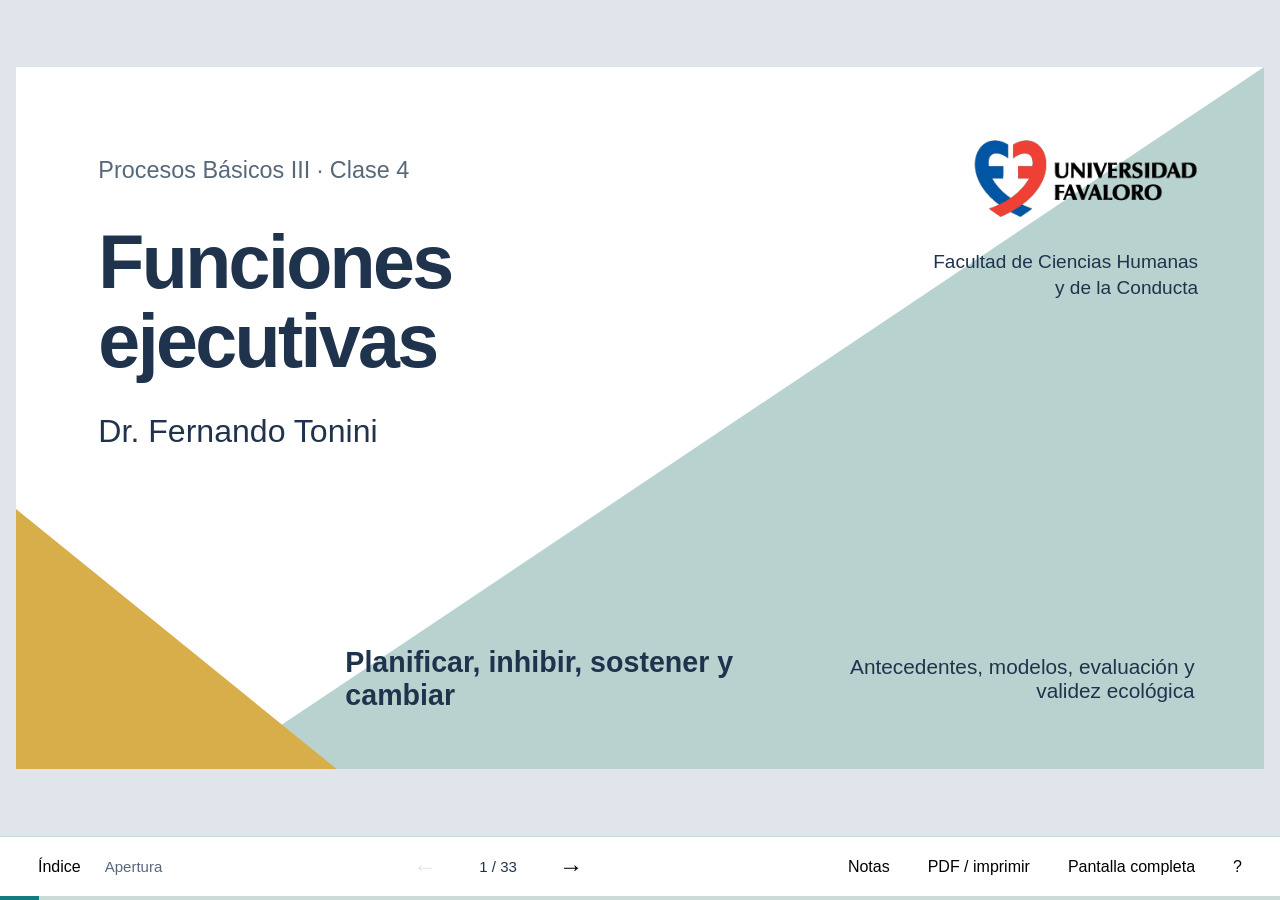
<file: clase-4/index.html>
<!doctype html>
<html lang="es">
<head>
  <meta charset="utf-8">
  <meta name="viewport" content="width=device-width, initial-scale=1">
  <meta name="description" content="Clase 4 de Procesos Básicos III: funciones ejecutivas. Antecedentes, modelos, actividades, evaluación y validez ecológica. Universidad Favaloro.">
  <title>Clase 4 · Funciones ejecutivas</title>
  <link rel="stylesheet" href="style.css">
  <link rel="stylesheet" href="clase4.css">
  <script src="presentation.js" defer></script>
  <script src="hanoi.js" defer></script>
  <script src="actividades.js" defer></script>
  <script src="tmt-gonogo.js" defer></script>
</head>
<body>
  <main id="viewport" aria-label="Presentación de la clase 4">
    <div id="deck">

      <section class="slide cover" data-block="Apertura" data-title="Funciones ejecutivas">
        <div class="cover-brand"><img src="assets/favaloro.png" alt="Universidad Favaloro"><p>Facultad de Ciencias Humanas<br>y de la Conducta</p></div>
        <div class="cover-copy"><p class="course">Procesos Básicos III · Clase 4</p><h1>Funciones<br>ejecutivas</h1><p class="cover-subtitle">Dr. Fernando Tonini</p></div>
        <div class="cover-bottom"><span>Planificar, inhibir, sostener y cambiar</span><span>Antecedentes, modelos, evaluación y validez ecológica</span></div>
        <aside class="speaker-notes" hidden>Clase de 90 minutos. Distribución orientativa: apertura, 8 min (diapositivas 1–3); antecedentes, 10 min (4–9); modelos, 20 min (10–18); actividades, 30 min (19–27); evaluación y validez ecológica, 12 min (28–30); neuropsicología clínica, 10 min (31–33). Si falta tiempo, las diapositivas 9 y 18 pueden leerse sin comentario, y la 33 resolverse como pregunta oral. Conexión con el programa 2026: planificación y monitoreo, y metacognición, dentro de solución de problemas. El programa no nombra las funciones ejecutivas. Fuentes principales: Tirapu-Ustárroz y Luna-Lario (2008), "Neuropsicología de las funciones ejecutivas", en Manual de neuropsicología, 2. La referencia de la presentación UF 2022 indica pp. 221–237; el texto del capítulo llega hasta la p. 254. Ardila y Ostrosky-Solís (2008), "Desarrollo histórico de las funciones ejecutivas", Revista Neuropsicología, Neuropsiquiatría y Neurociencias, 8(1). La referencia de la UF indica pp. 1–9; el artículo completo abarca pp. 1–21. Antecedente: presentación "Funciones ejecutivas" de la UF 2022 (Lic. Federico Giovannetti), citada como "UF 2022, diap. N". Las páginas que se citan son las del libro o artículo impreso. Las situaciones, viñetas y ejemplos marcados como elaboración didáctica no son datos ni resultados empíricos.</aside>
      </section>

      <section class="slide compact" data-block="Apertura" data-title="Situaciones cotidianas" data-source="Elaboración didáctica">
        <h2>Situaciones cotidianas</h2><p class="activity-time">En parejas · 3 minutos</p>
        <div class="situations"><p>Preparar un examen con una semana de anticipación y ordenar los temas.</p><p>Frenar una respuesta impulsiva en medio de una discusión.</p><p>Dejar de aplicar una regla que antes servía y ahora no sirve.</p><p>Sostener la atención en un trámite largo, sin que nadie lo controle.</p><p>Recordar lo pendiente mientras se atiende otra cosa.</p><p>Organizar una mudanza de fin de semana en un orden de pasos.</p></div>
        <div class="prompt"><strong>Para conversar</strong><p>¿Qué tienen en común? ¿Qué tendría que sostener la persona mientras hace cada una?</p></div>
        <aside class="speaker-notes" hidden>Dos minutos en parejas y uno de puesta en común. Las situaciones son elaboraciones didácticas, no datos. Lo que se busca es que aparezcan palabras como "meta", "recordar", "inhibir", "cambiar", "sostener" u "ordenar". Ese vocabulario es el de la clase: en todas las situaciones lo que se pone en juego son procesos de control sobre el pensamiento y la conducta, más que contenidos. Cerrar con la idea: hoy vamos a ponerle nombre a esa capacidad y a ver cómo se estudia.</aside>
      </section>

      <section class="slide definition" data-block="Apertura" data-title="Qué son las funciones ejecutivas" data-source="Miyake y Friedman (2014), citados en UF 2022, diap. 5; Tirapu y Luna-Lario (2008), p. 222">
        <h2>Qué son las funciones ejecutivas</h2><p class="author-line">Miyake y Friedman (2014), citados en la presentación UF 2022</p><p class="large-statement">Un conjunto de procesos de control y de dominio general que permiten la regulación de los pensamientos y la conducta.</p>
        <div class="definition-bottom"><p>Entre los procesos de control se mencionan la atención, la inhibición, la memoria de trabajo, la flexibilidad y la planificación.</p><p>"Dominio general" es una afirmación discutida. La revisamos en el bloque de modelos.</p></div>
        <aside class="speaker-notes" hidden>Leer la definición en voz alta y pedir una paráfrasis. Tirapu y Luna-Lario advierten que "el constructo de funciones ejecutivas no se puede considerar bien definido" (p. 222): la definición es de uso frecuente, no una ley. Relacionar con las situaciones de la diapositiva 2: cada una exige control sobre el pensamiento o la conducta. La cita de Miyake y Friedman (2014) aparece en la presentación UF 2022 (diap. 5); no la verifiqué en la bibliografía original, así que conviene citarla por ese medio.</aside>
      </section>

      <section class="slide divider" data-block="Antecedentes" data-title="Antecedentes"><p>Antecedentes</p><h2>De la caja negra<br>al plan de acción</h2><div class="divider-caption">Por qué la psicología tardó en hablar de control.</div>
        <aside class="speaker-notes" hidden>Transición. El concepto tiene una historia de rechazo y de recuperación: primero el conductismo descarta lo mental; después la cibernética, la teoría de la información y la neuropsicología lo vuelven a introducir.</aside>
      </section>

      <section class="slide" data-block="Antecedentes" data-title="Tres giros hacia el control" data-source="UF 2022, diap. 6–10; Miller, Galanter y Pribram (1960), citados en UF 2022, diap. 11">
        <h2>Tres giros hacia el control</h2>
        <div class="theory-rows"><div><h3>Conductismo</h3><p>Sólo se estudia lo observable: estímulo y respuesta, con una "caja negra" en el medio. Se descartan conceptos como plan, intención o idea.</p></div><div><h3>Lashley (1948)</h3><p>¿Cómo se explica tocar un instrumento o hablar? Una cadena de asociaciones estímulo-respuesta no alcanza: la conducta compleja se organiza de antemano.</p></div><div><h3>Miller, Galanter y Pribram (1960)</h3><p>El plan es un proceso jerárquico que controla el orden de una secuencia de operaciones.</p></div></div>
        <aside class="speaker-notes" hidden>Contexto que da la presentación UF 2022: las guerras dejaron heridas cerebrales y la computación ofreció un modelo de programas (Turing, 1936; diap. 8). Wiener (1948) habla de máquinas que "persiguen metas", con retroalimentación y autorregulación (diap. 9). En el simposio de Hixon (1948), Lashley plantea el "orden serial de la conducta": la cadena de estímulo-respuesta no explica tocar un instrumento o hablar (diap. 10). Miller, Galanter y Pribram (1960) incorporan el plan como organizador de la conducta, con un parecido explícito a los programas de computadora de la época (diap. 11). Los nombres y las fechas son las que aparecen en la presentación UF 2022.</aside>
      </section>

      <section class="slide" data-block="Antecedentes" data-title="La unidad TOTE" data-source="Miller, Galanter y Pribram (1960), citados en UF 2022, diap. 11–12">
        <h2>La unidad TOTE: test, operación, test, salida</h2>
        <div class="process-diagram"><div><strong>Test</strong><span>¿El clavo está al ras?</span></div><span>→</span><div><strong>Operación</strong><span>Martillar el clavo.</span></div><span>→</span><div><strong>Test</strong><span>¿Está al ras? Sí: salida. No: volver a operar.</span></div></div>
        <p class="takeaway">La conducta se organiza por comparaciones con una meta. Mientras la comparación falle, la operación se repite.</p>
        <aside class="speaker-notes" hidden>Ejemplo del clavo, tomado de la presentación UF 2022 (diap. 12). Dibujar el ciclo en el pizarrón: comparar, actuar, comparar, salir. Pregunta: ¿qué pasa si el clavo se dobla? La unidad no es un arco reflejo: el ciclo continúa hasta cumplir la meta. Conexión con la clase 3: la búsqueda de solución también se puede describir como comparación entre el estado actual y la meta.</aside>
      </section>

      <section class="slide" data-block="Antecedentes" data-title="Rutinas jerárquicas y homúnculo" data-source="Simon (1967) y Neisser (1967), citados en UF 2022, diap. 14–16">
        <h2>Rutinas jerárquicas y el problema del homúnculo</h2>
        <div class="split"><div><h3>Simon (1967)</h3><p>Una ruta se descompone en rutinas: caminar una cuadra, cruzar la calle y, si ya se llegó a la esquina, terminar; si no, repetir.</p></div><div><h3>Neisser (1967)</h3><p>Un "agente ejecutivo" parece un homúnculo, un observador dentro de la mente que decide todo. La jerarquía de rutinas evita ese problema porque tiene un límite: en algún nivel se llega a la rutina más alta.</p></div></div>
        <p class="takeaway">El control ejecutivo sería un proceso secundario, realizado por un sistema parecido a las rutinas de un programa de computadora.</p>
        <aside class="speaker-notes" hidden>Ejemplo de Simon (1967) tomado de la presentación UF 2022 (diap. 14): la ruta hasta Corrientes y Medrano. Preguntar: ¿qué pasa si la jerarquía no tiene un nivel más alto? Entonces hace falta otro ejecutivo, y otro. Tirapu y Luna-Lario (2008, p. 252) recogen ese argumento como crítica del concepto ("regresión al infinito").</aside>
      </section>

      <section class="slide" data-block="Antecedentes" data-title="Luria: tres unidades funcionales" data-source="Luria (1966, 1969, 1980), citados en Ardila y Ostrosky-Solís (2008), pp. 2–3; UF 2022, diap. 18–19 y 22">
        <h2>Luria: tres unidades funcionales</h2>
        <div class="theory-rows"><div><h3>Alerta y motivación</h3><p>Sistema límbico y reticular.</p></div><div><h3>Recepción y almacenamiento</h3><p>Áreas corticales postrolándicas: procesan y guardan la información.</p></div><div><h3>Programación y control</h3><p>Corteza prefrontal: formación de planes e intenciones, y verificación de la actividad.</p></div></div>
        <p class="takeaway">Pribram (1973) usó el término "ejecutivo" para los procesos asociados con el lóbulo frontal (UF 2022, diap. 22).</p>
        <aside class="speaker-notes" hidden>Las tres unidades son las que describe Luria (cita de 1980 en Ardila y Ostrosky-Solís, p. 2). La tercera programa, controla y verifica la actividad. Según la presentación UF 2022 (diap. 18–19), Luria relacionaba el lóbulo frontal con la conducta intencionada, la ejecución de programas complejos y la organización de estrategias. Advertencia de Ardila y Ostrosky-Solís (2008, p. 3): el "síndrome prefrontal" y las "funciones ejecutivas" no son sinónimos. El lóbulo frontal es clave, pero las redes son más amplias.</aside>
      </section>

      <section class="slide" data-block="Antecedentes" data-title="Lezak y el término" data-source="Lezak (1982), citada en Tirapu y Luna-Lario (2008), p. 222; UF 2022, diap. 20 y 23">
        <h2>Muriel Lezak y el término "funciones ejecutivas"</h2>
        <p class="lead">Lezak lo usó para las capacidades que permiten formular objetivos, planificar cómo lograrlos y llevar esos planes a cabo con eficacia.</p>
        <div class="example"><p>"Capacidades mentales esenciales para llevar a cabo una conducta eficaz, creativa y aceptada socialmente."</p><strong>Tirapu y Luna-Lario (2008), p. 222</strong></div>
        <p class="takeaway">Otros autores agregan anticipación, elección de objetivos, selección de la conducta, autorregulación, automonitorización y uso de la retroalimentación (Tirapu y Luna-Lario, 2008, p. 222).</p>
        <aside class="speaker-notes" hidden>Lezak distinguió el "funcionamiento ejecutivo" de las funciones cognitivas que explican el "cómo" de la conducta (Ardila y Ostrosky-Solís, 2008, p. 2). La fecha del término varía según la fuente: la referencia de Tirapu y Luna-Lario es de 1982 ("The problem of assessing executive functions") y la UF 2022 también dice 1982 (diap. 20 y 23); Ardila y Ostrosky-Solís citan 1983. Conviene decir 1982 y mencionar la diferencia si alguien pregunta. Lezak también escribió un manual sistemático de evaluación neuropsicológica (UF 2022, diap. 20).</aside>
      </section>

      <section class="slide divider" data-block="Modelos" data-title="Modelos"><p>Modelos</p><h2>Cómo se organiza<br>el control</h2><div class="divider-caption">Jerarquía, memoria de trabajo, sistema atencional, emociones y decisiones.</div>
        <aside class="speaker-notes" hidden>Transición. Los modelos no se excluyen: cada uno enfoca un aspecto distinto del mismo fenómeno. Al final del bloque se discute si son un proceso único o varios.</aside>
      </section>

      <section class="slide compact" data-block="Modelos" data-title="Stuss y Benson: una jerarquía" data-source="Stuss y Benson (1986), citados en Tirapu y Luna-Lario (2008), pp. 224–225 (fig. 2)">
        <h2>Stuss y Benson: una jerarquía de funciones</h2>
        <div class="map-root wide">Autoconciencia: monitorear la propia actividad mental</div>
        <div class="map-branches"><div><h3>Control ejecutivo</h3><p>Anticipación, selección de objetivos, planificación y monitorización de la respuesta.</p></div><div><h3>Impulso y organización temporal</h3><p>Iniciar y mantener la actividad; ordenar secuencias en el tiempo.</p></div><div><h3>Funciones básicas</h3><p>Atención, memoria, lenguaje y percepción, en áreas posteriores y basales.</p></div></div>
        <p class="takeaway">Stuss (1991) mantuvo la idea de funciones jerárquicas, independientes pero interactivas.</p>
        <aside class="speaker-notes" hidden>Stuss y Benson (1986) proponen que el córtex prefrontal ejerce un control supramodal sobre funciones básicas situadas en estructuras basales o retrorrolándicas (Tirapu y Luna-Lario, 2008, p. 224). La autoconciencia ocupa el vértice; el control ejecutivo, el segundo nivel; el impulso y la organización temporal, el tercero. Stuss (1991) reformula el modelo como un sistema de tres componentes, cada uno con su mecanismo de control (pp. 224–225). Pregunta para la clase: ¿qué diferencia hay entre no empezar una tarea (impulso) y empezarla sin poder corregir el rumbo (control)?</aside>
      </section>

      <section class="slide" data-block="Modelos" data-title="Memoria de trabajo" data-source="Baddeley y Hitch (1974) y reformulación de 2000, citados en Tirapu y Luna-Lario (2008), pp. 227–231">
        <h2>Memoria de trabajo: un sistema de control</h2>
        <div class="map-root">Ejecutivo central</div>
        <div class="map-branches"><div><h3>Bucle fonológico</h3><p>Mantiene la información verbal con repaso articulatorio.</p></div><div><h3>Agenda visuoespacial</h3><p>Crea y manipula imágenes visuales y espaciales.</p></div><div><h3>Buffer episódico</h3><p>Integra información fonológica, visual y de la memoria a largo plazo (2000).</p></div></div>
        <p class="takeaway">El ejecutivo central no almacena información. Por eso Tirapu y Luna-Lario proponen llamarlo "sistema atencional supervisor" (p. 231).</p>
        <aside class="speaker-notes" hidden>Baddeley y Hitch (1974) describen la memoria de trabajo como un sistema que mantiene y manipula información en el corto plazo (Tirapu y Luna-Lario, 2008, p. 227). Subsistemas: bucle fonológico (almacén pasivo más repaso subvocal, p. 228); agenda visuoespacial (p. 228–229); ejecutivo central, que controla y selecciona estrategias (p. 229). En 2000 se agrega el buffer episódico (p. 231). Clave para el resto de la clase: la memoria de trabajo no sólo mantiene, también manipula (p. 230). Por eso aparece en casi todos los modelos ejecutivos.</aside>
      </section>

      <section class="slide" data-block="Modelos" data-title="Norman y Shallice: rutina o novedad" data-source="Norman y Shallice (1982), citados en Tirapu y Luna-Lario (2008), pp. 232–234">
        <h2>Norman y Shallice: rutina o novedad</h2>
        <div class="split"><div><h3>Programador de contienda</h3><p>Activa acciones rutinarias según el ambiente. Los esquemas compiten y gana el más activado. Sin señales del ambiente, no hace nada o persevera.</p></div><div><h3>Sistema atencional supervisor</h3><p>Interviene cuando la rutina no alcanza: planificar, decidir o inhibir una respuesta habitual. Modula la fuerza de los esquemas en competencia.</p></div></div>
        <div class="example"><p>Manejar por un camino conocido es rutina. Ver un ciclista por el carril lateral mientras hablamos con alguien requiere el sistema supervisor.</p></div>
        <p class="takeaway">Fallas típicas: perseveración, cuando no se inhibe el esquema dominante; distractibilidad, cuando no se inhiben los esquemas parásitos.</p>
        <aside class="speaker-notes" hidden>Tirapu y Luna-Lario (2008) resumen el modelo: el sistema supervisor se activa en situaciones novedosas, sin solución conocida, cuando hay que planificar o decidir, o cuando hay que inhibir una respuesta habitual (pp. 232–233). Las dos fallas típicas aparecen en la p. 234. Conexión con la clase 2: la regla que se aplica sin pensar funciona como esquema dominante. El ejemplo de la clase es una hipótesis para discutir; no es una explicación comprobada del sesgo.</aside>
      </section>

      <section class="slide" data-block="Modelos" data-title="El marcador somático" data-source="Damasio, y Bechara et al., citados en Tirapu y Luna-Lario (2008), pp. 234–236">
        <h2>Decidir con señales del cuerpo</h2>
        <p class="lead">Pacientes con daño ventromedial prefrontal resuelven bien los tests de laboratorio, pero fallan en las decisiones personales y sociales.</p>
        <div class="example"><p>Juego de cartas (Iowa Gambling Task): cuatro mazos. Dos dan ganancias grandes con pérdidas grandes, y dos dan ganancias chicas con pérdidas chicas. Los mazos de ganancias chicas resultan mejores a largo plazo.</p></div>
        <p class="takeaway">En quienes aprenden la tarea, la piel responde antes de elegir un mazo riesgoso. En lesiones ventromediales esa respuesta anticipadora es menor o no aparece (Tirapu y Luna-Lario, 2008, p. 236).</p>
        <aside class="speaker-notes" hidden>Damasio propone que las emociones señalan qué opciones conviene descartar. El "marcador somático" es un cambio corporal que guía la decisión (Tirapu y Luna-Lario, 2008, pp. 234–235). Tirapu da cifras medias de ganancia y pérdida para la tarea de Bechara; conviene no repetirlas en clase sin verificar la versión usada. La lección es el patrón, no el número. Los sujetos normales eligen al azar al principio y, alrededor de la carta 30, se vuelcan a los mazos ventajosos a largo plazo; los pacientes ventromediales no (pp. 235–236). Un mal rendimiento puede deberse a preferencia por el riesgo, sensibilidad a la recompensa, insensibilidad al castigo o problemas ejecutivos (p. 236): no hay una única causa. Conexión con la clase 3: la decisión bajo incertidumbre.</aside>
      </section>

      <section class="slide" data-block="Modelos" data-title="Sistema fluido y sistema cristalizado" data-source="Tirapu, Muñoz-Céspedes y Pelegrín, modelo integrador, citado en Tirapu y Luna-Lario (2008), pp. 237–238 (fig. 7)">
        <h2>Un modelo integrador: rutina y novedad</h2>
        <div class="split"><div><h3>Sistema cristalizado</h3><p>Acciones rutinarias, especificadas por el ambiente. Son rápidas, sobreaprendidas y no piden control consciente.</p></div><div><h3>Sistema fluido</h3><p>Acciones no rutinarias: no hay solución conocida, hay que decidir o inhibir una respuesta habitual. Ahí actúan el sistema supervisor, la memoria de trabajo y el marcador somático.</p></div></div>
        <div class="prompt"><strong>Para conversar</strong><p>¿Qué actividad tuya pasó del sistema fluido al cristalizado? ¿Qué cambió en el camino?</p></div>
        <aside class="speaker-notes" hidden>Figura 7 de Tirapu y Luna-Lario (2008, p. 238), que integra los modelos de Baddeley, Stuss y Benson, Norman y Shallice y Damasio. El modelo propone que el sistema supervisor y la memoria de trabajo generan posibilidades de acción, y que el marcador somático dirige la atención hacia una de ellas. Así se pasa por anticipación, selección de objetivos, planificación y monitorización (p. 238). Ejemplo para dar en clase: aprender a manejar (sistema fluido) y después manejar sin pensar (sistema cristalizado). Pregunta: ¿por qué una distracción interrumpe más a quien está aprendiendo?</aside>
      </section>

      <section class="slide" data-block="Modelos" data-title="Dos tipos de funciones" data-source="Ardila y Ostrosky-Solís (2008), pp. 1–2 y 5–6">
        <h2>Dos tipos de funciones ejecutivas</h2>
        <table><thead><tr><th scope="col">Rasgo</th><th scope="col">Metacognitivas</th><th scope="col">Emocionales</th></tr></thead><tbody><tr><th scope="row">Qué coordinan</th><td>Resolver problemas, planificar, formar conceptos, desarrollar estrategias y sostener la memoria de trabajo.</td><td>La cognición con la emoción y la motivación: satisfacer necesidades biológicas de forma socialmente aceptable.</td></tr><tr><th scope="row">Área principal</th><td>Prefrontal dorsolateral.</td><td>Orbitofrontal y medial.</td></tr><tr><th scope="row">Cómo se evalúan</th><td>Con las pruebas usuales: Wisconsin, Stroop, Torre de Hanoi.</td><td>Ninguna prueba de laboratorio se enfoca en ellas.</td></tr></tbody></table>
        <p class="takeaway">Según Ardila y Ostrosky-Solís (2008), las pruebas usuales miden sobre todo el primer tipo. Los problemas cotidianos, con contenido emocional, exigen también el segundo.</p>
        <aside class="speaker-notes" hidden>Los autores proponen dos habilidades prefrontales estrechamente relacionadas (Ardila y Ostrosky-Solís, 2008, p. 1): las metacognitivas, que dependen de áreas dorsolaterales, y las emocionales, que dependen de áreas orbitofrontales y mediales (pp. 4–5). Según su propuesta, las primeras dependen de instrumentos conceptuales como el lenguaje, y las segundas son resultado de la evolución biológica compartida con otros primates. Advertir que se trata de una propuesta de los autores, no de un consenso. Para discutir: ¿qué prueba de laboratorio incluye una emoción o una necesidad biológica?</aside>
      </section>

      <section class="slide" data-block="Modelos" data-title="¿Unidad o diversidad?" data-source="Miyake et al. (2000), citados en Ardila y Ostrosky-Solís (2008), p. 8; Tirapu y Luna-Lario (2008), p. 248; UF 2022, diap. 29–30">
        <h2>¿Unidad o diversidad?</h2>
        <div class="split"><div><h3>Unidad</h3><p>Todo el desempeño ejecutivo se explicaría por un proceso común. Se propuso la inhibición conductual (Barkley, 1997) o el razonamiento junto con la velocidad perceptual (Salthouse, 2005).</p></div><div><h3>Diversidad</h3><p>Son procesos independientes: las pruebas ejecutivas correlacionan de moderada a baja, y a veces sin significación estadística.</p></div></div>
        <p class="takeaway">Miyake et al. (2000): "constructos separados pero moderadamente correlacionados". Tres componentes: cambio, actualización e inhibición.</p>
        <aside class="speaker-notes" hidden>Miyake et al. (2000) estudiaron tres aspectos que suelen postularse como funciones ejecutivas (cambio, actualización e inhibición): son distinguibles, pero comparten algo en común (Ardila y Ostrosky-Solís, 2008, p. 8). Tirapu y Luna-Lario (2008, p. 248) describen el mismo modelo: alternancia entre sets, actualización y monitorización de la memoria de trabajo, e inhibición de respuestas predominantes. Las correlaciones moderadas indican a la vez unidad y diversidad. Ojo: el factor común no está identificado con certeza. Ardila y Ostrosky-Solís recuerdan que no es evidente cuál sería el factor unitario que satura todas las pruebas (p. 8).</aside>
      </section>

      <section class="slide" data-block="Modelos" data-title="¿Dominio general o contenido?" data-source="Ejemplo de la presentación UF 2022, diap. 31–33 (adaptado); Ardila y Ostrosky-Solís (2008), p. 4">
        <h2>¿Son generales o dependen del contenido?</h2>
        <div class="split"><div><h3>Dominio general</h3><p>Componentes universales, independientes de las demandas de cada tarea y situación.</p></div><div><h3>Dominios específicos</h3><p>Cada meta activa conocimientos, creencias, normas e intereses. Por eso las funciones no se separan de la tarea concreta.</p></div></div>
        <div class="example"><p>Me sacaron el lugar para estacionar. ¿Qué hago?</p><p>Pesan también los contenidos: "tengo alarma en el auto", "no puedo dejarlo en medio del estacionamiento", "mañana mi lugar va a estar vacío".</p><p>Para conversar: ¿qué contenido cambiaría tu decisión? ¿Y si la otra persona tuviera otras normas?</p></div>
        <aside class="speaker-notes" hidden>Ejemplo adaptado de la presentación UF 2022 (diap. 33): memoria de trabajo, flexibilidad e inhibición aparecen junto con conocimientos, normas y creencias. La pregunta de fondo es si las funciones ejecutivas son componentes generales, que se aplican igual a cualquier contenido, o si siempre llegan cargadas de contenido. Ardila y Ostrosky-Solís (2008, p. 4) sostienen que la vida cotidiana tiene contenido emocional y social, algo que las pruebas de laboratorio no tienen. Eso conecta con el bloque de evaluación.</aside>
      </section>

      <section class="slide divider" data-block="Actividades" data-title="Actividades"><p>Actividades</p><h2>Seis componentes,<br>seis tareas</h2><div class="divider-caption">Cada tarea pone a prueba un componente. Antes de la respuesta, anticipá cuál.</div>
        <aside class="speaker-notes" hidden>Transición a la parte práctica. Las seis demostraciones son breves (Stroop, n-back, Torre de Hanoi, cartas de clasificación, TMT A/B y go/no-go) y se pueden hacer con poco tiempo. Si hace falta, se puede hacer sólo una de ellas en voz alta y comentar las demás.</aside>
      </section>

      <section class="slide compact" data-block="Actividades" data-title="Seis componentes y sus tareas" data-source="Tirapu y Luna-Lario (2008), pp. 239–242 y tabla de la p. 242">
        <h2>Seis componentes del sistema supervisor</h2>
        <table><thead><tr><th scope="col">Componente</th><th scope="col">Qué exige</th><th scope="col">Tarea clásica</th></tr></thead><tbody><tr><th scope="row">Codificación y mantenimiento</th><td>Retener información cuando los sistemas de repaso se saturan</td><td>Paradigma de Sternberg (de 3 a 9 letras)</td></tr><tr><th scope="row">Actualización</th><td>Decidir si un estímulo coincide con otro presentado n posiciones antes</td><td>n-back</td></tr><tr><th scope="row">Manipulación</th><td>Reordenar en voz alta números y letras</td><td>Letras y números de la escala de Wechsler</td></tr><tr><th scope="row">Ejecución dual</th><td>Sostener dos tareas a la vez</td><td>Dígitos y tachado de cuadros</td></tr><tr><th scope="row">Inhibición</th><td>Ignorar información irrelevante o una respuesta automática</td><td>Stroop; go/no-go</td></tr><tr><th scope="row">Alternancia cognitiva</th><td>Cambiar de criterio cuando la retroalimentación lo indica</td><td>Test de clasificación de cartas de Wisconsin</td></tr></tbody></table>
        <aside class="speaker-notes" hidden>Protocolo de Tirapu y Luna-Lario (2008, pp. 239–242) para evaluar la memoria de trabajo y las funciones del sistema atencional supervisor. Aclarar que el bucle fonológico y la agenda visuoespacial no son procesos ejecutivos: son sistemas auxiliares que proveen información. "Tener buen bucle y buena agenda es condición necesaria, pero no suficiente" (p. 239). Sobre Sternberg: Tirapu sostiene que a partir de tres estímulos interviene el córtex prefrontal dorsolateral (p. 240); en la neuroimagen que citan, seis dígitos son el umbral para la activación (p. 245). La frontera depende de la tarea. Las demostraciones que siguen son Stroop, n-back, Torre de Hanoi, Wisconsin, TMT A/B y go/no-go.</aside>
      </section>

      <section class="slide compact" data-block="Actividades" data-title="Stroop: tinta contra palabra" data-source="Tirapu y Luna-Lario (2008), p. 240 (Stroop); demostración de elaboración didáctica">
        <h2>Probemos: el test de Stroop</h2><p class="activity-time">En voz alta · Iniciá, leé de izquierda a derecha y pulsá "Terminé"</p>
        <div class="stroop-cards">
          <div class="stroop-card"><h3>A · Palabras en negro</h3><p class="stroop-task">Leé cada palabra.</p><ul class="stroop-words"><li>ROJO</li><li>AZUL</li><li>VERDE</li><li>AZUL</li><li>ROJO</li><li>VERDE</li></ul></div>
          <div class="stroop-card"><h3>B · Símbolos de color</h3><p class="stroop-task">Decí el color de cada símbolo.</p><ul class="stroop-words"><li class="ink-red">XXX</li><li class="ink-blue">XXX</li><li class="ink-green">XXX</li><li class="ink-blue">XXX</li><li class="ink-green">XXX</li><li class="ink-red">XXX</li></ul></div>
          <div class="stroop-card"><h3>C · Palabras en color</h3><p class="stroop-task">Decí el color de la tinta, no la palabra.</p><ul class="stroop-words"><li class="ink-green">ROJO</li><li class="ink-red">AZUL</li><li class="ink-blue">VERDE</li><li class="ink-green">AZUL</li><li class="ink-blue">ROJO</li><li class="ink-red">VERDE</li></ul></div>
        </div>
        <details class="answer"><summary>Qué se mide en la parte C</summary><p>Leer es una respuesta automática: la palabra se impone. Nombrar la tinta exige suprimir esa respuesta. Tirapu y Luna-Lario (2008, p. 240) describen el test como una medida de la capacidad para evitar respuestas automáticas y suprimir la interferencia de estímulos habituales.</p></details>
        <aside class="speaker-notes" hidden>En pantalla: pulsar "Iniciar", leer y pulsar "Terminé". También se puede marcar cada estímulo: el último detiene el tiempo. Salir de la diapositiva cancela la medición. Al terminar A y C aparece la diferencia C − A. La demo sólo mide tiempos: si alguien se equivoca, conviene anotarlo aparte. La parte C reúne dos respuestas que compiten: leer la palabra y nombrar la tinta. Tirapu y Luna-Lario (2008, p. 240) describen la versión de Graff et al., con tres páginas de cinco columnas de 20 elementos; aquí se usan seis elementos por parte. Las palabras de la parte C están elegidas para que la palabra y la tinta no coincidan. Ninguna prueba de esta familia es específica para medir disfunción ejecutiva (Tirapu y Luna-Lario, 2008, p. 243).</aside>
      </section>

      <section class="slide compact" data-block="Actividades" data-title="Actualizar: n-back" data-source="Tirapu y Luna-Lario (2008), p. 240 (paradigma n-back y secuencia de ejemplo)">
        <h2>Actualizar: ¿coincide con la de dos lugares antes?</h2><p class="activity-time">Individual, en voz alta · 1 minuto</p>
        <ol class="sequence" data-letters="BHCRC" aria-label="Secuencia de letras"><li><span>1</span><b>B</b></li><li><span>2</span><b>H</b></li><li><span>3</span><b>C</b></li><li><span>4</span><b>R</b></li><li><span>5</span><b>C</b></li></ol>
        <p class="question">¿En qué posiciones la letra coincide con la de dos lugares antes?</p>
        <details class="answer"><summary>Mostrar la respuesta</summary><p>Sólo en la posición 5: la C coincide con la C de la posición 3. La C de la posición 3 se compara con la B de la posición 1, y la R de la posición 4 se compara con la H de la posición 2. En ninguno de esos casos coinciden.</p><p>Con tres posiciones de distancia (3-back) la tarea es más exigente: hay que actualizar la memoria en cada paso, no sólo repetir.</p></details>
        <aside class="speaker-notes" hidden>"Ronda de memoria" presenta diez letras: 1,5 segundos de letra y 0,5 segundos de cruz de fijación (+). Desde la tercera se responde con F (coincide), J (no coincide) o botones. Se acepta una respuesta por letra, también durante su fijación; responder no adelanta la secuencia. Salir de la diapositiva, cambiar de pestaña o abrir un panel cancela la ronda. El resultado se muestra al final. Es una adaptación didáctica sin tiempos estandarizados. En el ejemplo visible se marca cada posición con un clic y "Revisar" compara con la regla, explicando cada error. "Otra secuencia" genera letras nuevas, siempre con al menos una coincidencia. Para la lectura en voz alta, leer a un ritmo de una letra por segundo. Advertir que no hay que memorizar las letras, sino recordar su posición relativa. Tirapu y Luna-Lario (2008, p. 240) presentan el n-back como paradigma de actualización: 1-back es de baja exigencia, 2-back de exigencia media y 3-back de exigencia alta. Las versiones verbales de la tarea se asocian con el parietal izquierdo y el prefrontal ventral y dorsolateral (p. 245). Pregunta: ¿qué cambia cuando la distancia pasa de dos a tres posiciones?</aside>
      </section>

      <section class="slide compact" data-block="Actividades" data-title="Planificar: la Torre de Hanoi" data-source="Tirapu y Luna-Lario (2008), p. 241 (protocolo de planificación); mínimo de movimientos por cálculo propio">
        <h2>Probemos: la Torre de Hanoi</h2>
        <p>Pasá los tres discos de A a C: de a uno, y sin apoyar un disco grande sobre uno chico.</p>
        <div class="hanoi" data-discs="3"><div class="hanoi-board"><button type="button" class="hanoi-peg" data-peg="0" aria-label="Pivote A"><span class="peg-label">A</span></button><button type="button" class="hanoi-peg" data-peg="1" aria-label="Pivote B"><span class="peg-label">B</span></button><button type="button" class="hanoi-peg" data-peg="2" aria-label="Pivote C"><span class="peg-label">C</span></button></div><div class="hanoi-side"><p class="hanoi-status" aria-live="polite">Hacé clic en un pivote para tomar el disco de arriba.</p><p class="hanoi-count">Movimientos: <output>0</output></p><button type="button" class="hanoi-reset">Reiniciar</button><details class="answer"><summary>¿Cuántos movimientos hacen falta como mínimo?</summary><p>Siete. Con n discos, el mínimo es 2<sup>n</sup> − 1.</p></details></div></div>
        <aside class="speaker-notes" hidden>Clic en un pivote toma el disco de arriba; clic en otro pivote lo deja. "Reiniciar" vuelve a la posición inicial. Tirapu y Luna-Lario (2008, p. 241) usan la torre de Hanoi como prueba de planificación, junto con el mapa del zoo de la BADS. La diferencia clave: el mapa del zoo tiene las instrucciones a la vista; en la torre hay que mantenerlas en línea. Es el mismo problema que vimos en la clase 3, ahora como medida de planificación. Si alguien lo resuelve en pocos movimientos, preguntar qué estrategia usó.</aside>
      </section>

      <section class="slide compact" data-block="Actividades" data-title="Cambiar de criterio" data-source="Tirapu y Luna-Lario (2008), p. 241 (test de clasificación de cartas de Wisconsin); cartas de elaboración didáctica">
        <h2>Cambiar de criterio</h2><p class="activity-time">En parejas · 3 minutos</p>
        <div class="wcst"><div class="wcst-keys"><h3>Cartas de referencia</h3><ul><li>1 triángulo rojo</li><li>2 círculos verdes</li><li>3 estrellas azules</li><li>4 cuadrados amarillos</li></ul></div><div class="wcst-card"><h3>Carta a clasificar</h3><p>2 triángulos rojos</p></div></div>
        <p class="question">¿Con qué carta de referencia la emparejás? Justificá por qué.</p>
        <details class="answer"><summary>Mostrar la respuesta</summary><p>Depende del criterio: por forma o por color, la carta 1; por número, la 2. Si la regla cambió y el docente dice "mal", seguir con el anterior es perseveración.</p></details>
        <aside class="speaker-notes" hidden>En pantalla: la primera carta es 2 triángulos rojos. Cada respuesta recibe "Bien" o "Mal", sin revelar el criterio. Tras seis aciertos seguidos el criterio cambia sin aviso (en la prueba original, tras diez). Los errores que siguen el criterio anterior son perseverativos. El texto de "Mostrar la respuesta" muestra el criterio vigente: es para el docente, no para la clase. Observar si la persona sigue con el criterio anterior (perseveración) o si lo cambia y cuánto tarda. Tirapu y Luna-Lario (2008, p. 241) describen el test: el criterio cambia tras diez respuestas correctas y el examinador no revela la regla. El test mide sobre todo flexibilidad o alternancia; la inhibición aparece como tendencia perseverativa.</aside>
      </section>

      <section class="slide compact" data-block="Actividades" data-title="Alternar: TMT A/B" data-source="Sánchez-Cubillo et al. (2009), doi:10.1017/S1355617709090626; adaptación didáctica">
        <h2>Un recorrido, dos formas de seguirlo</h2>
        <p class="activity-time">TMT A/B · Arrastrá desde 1 y uní los círculos en orden. También podés hacer clic.</p>
        <div class="tmt-demo">
          <div class="tmt-board" aria-label="Puntos del recorrido"><svg viewBox="0 0 100 100" preserveAspectRatio="none" aria-hidden="true"><polyline points="" /></svg></div>
          <div class="tmt-side">
            <h3 class="tmt-part">Parte A · Números</h3>
            <p class="tmt-rule">1 → 2 → 3 → … → 12</p>
            <div class="demo-controls"><button type="button" class="activity-button tmt-start">Iniciar A</button><button type="button" class="activity-button tmt-reset">Reiniciar todo</button></div>
            <p class="tmt-count">Tiempo: <output>0,0 s</output> · Errores: <span>0</span></p>
            <p class="tmt-status" aria-live="polite">Pulsá Iniciar para ver el recorrido.</p>
            <div class="tmt-results" aria-live="polite"></div>
          </div>
        </div>
        <p class="demo-caption">Demostración de 12 puntos por parte. Compará las demandas; los tiempos no son puntajes clínicos.</p>
        <aside class="speaker-notes" hidden>Adaptación didáctica con trazado libre por arrastre de mouse o dedo; también acepta clics y teclado. No es una reproducción estandarizada del Trail Making Test. Empezar en 1, mantener presionado y pasar por cada círculo en orden. Se puede soltar y retomar desde el último correcto. Si se cruza un círculo fuera de orden, se cuenta un error y se descarta sólo el tramo aún no validado. A: 1 a 12. B: 1, A, 2, B hasta 6, F. El cronómetro comienza al mostrar los puntos. Un error no avanza el recorrido ni detiene el tiempo. Hay dos disposiciones de dificultad no equiparada; no interpretar B − A como una medida aislada del costo ejecutivo. Comparar búsqueda visual, manejo del dispositivo, mantenimiento de la secuencia y alternancia. Sánchez-Cubillo et al. (2009), https://pubmed.ncbi.nlm.nih.gov/19402930/, encontraron contribuciones visuoperceptuales en A y de memoria de trabajo y alternancia en B. Preguntar: ¿qué agregó B? Contrastar con las cartas: aquí la regla se conoce. Salir, cambiar de pestaña o abrir un panel cancela la parte en curso.</aside>
      </section>

      <section class="slide compact" data-block="Actividades" data-title="Inhibir: go/no-go" data-source="Paradigma go/no-go; PhenX, protocolo 530701; adaptación didáctica">
        <h2>Responder… y poder frenar</h2>
        <p class="activity-time">Go/no-go · Círculo: respondé. X: no respondas.</p>
        <div class="gng-demo">
          <p class="gng-progress">20 estímulos · 15 círculos y 5 X</p>
          <div class="gng-stimulus" role="img" aria-label="Esperando el inicio">+</div>
          <button type="button" class="activity-button gng-respond" disabled>Responder · Espacio</button>
          <p class="gng-status" aria-live="polite">Respondé mientras se ve el círculo, con Espacio o el botón. Durante +, esperá.</p>
          <div class="demo-controls"><button type="button" class="activity-button gng-start">Iniciar ronda</button><button type="button" class="activity-button gng-reset" disabled>Cancelar</button></div>
          <div class="gng-results" aria-live="polite"></div>
        </div>
        <p class="demo-caption">700 ms de estímulo + 300 ms de fijación. Demostración didáctica, sin interpretación clínica.</p>
        <aside class="speaker-notes" hidden>La respuesta frecuente a los círculos contrasta con la necesidad de retenerla ante X. Ronda de 20 ensayos: 15 go y 5 no-go, con tres go iniciales y orden aleatorio del resto. Una respuesta por ensayo; mantener Espacio presionado no genera nuevas respuestas. La ventana de respuesta dura 700 ms; la fijación dura 300 ms y no admite respuestas. Los botones permanecen habilitados tanto para go como para no-go, sin indicar la respuesta correcta. Al final se muestran respuestas go, omisiones, respuestas ante X (comisiones) y retenciones correctas. No interpretar un error individual como déficit de inhibición: también intervienen atención, comprensión y velocidad. Preguntar: ¿qué pasó después de varios círculos seguidos? Fuente conceptual: https://www.phenxtoolkit.org/protocols/view/530701. Estímulos, proporciones, duración y extensión elegidos para esta demostración, no para replicar ese protocolo. Al salir, cambiar de pestaña o abrir un panel se cancela la ronda.</aside>
      </section>

      <section class="slide compact" data-block="Actividades" data-title="Viñetas: estrategias de solución" data-source="Postigo Angón (2014), cap. 9, pp. 227–237 (estrategias generales de solución de problemas); casos de elaboración didáctica">
        <h2>Viñetas: ¿qué estrategia usa cada persona?</h2><p class="activity-time">En grupos · 5 minutos</p>
        <div class="strategy-cases"></div>
        <aside class="speaker-notes" hidden>Cinco de las estrategias generales que describe Postigo Angón (2014, cap. 9): ensayo y error (p. 228), medios-fines (pp. 231–232), submetas (p. 233), búsqueda hacia atrás (p. 234) y analogías (p. 235). Los casos son de elaboración didáctica; no son ejemplos del libro. Procedimiento: leer el caso en voz alta, que cada grupo elija una estrategia y la justifique antes de mirar la explicación. Al elegir, aparece por qué sirve o no. Puntos para discutir: la búsqueda hacia atrás exige una meta especificada y única (p. 234); las estrategias no son excluyentes y pueden combinarse (p. 237); en las analogías, las personas suelen no detectar la semejanza entre problemas (p. 235). El caso de Lucía tiene respuesta numérica: 320 pesos el primer día. La búsqueda aleatoria (p. 227) y la búsqueda sistemática (pp. 228–230) quedan fuera de la diapositiva; si alguien las menciona, sirven de contraste. Para imprimir, la diapositiva muestra la lista completa de casos con su estrategia.</aside>
      </section>

      <section class="slide definition" data-block="Evaluación" data-title="Evaluar sin ver" data-source="Tirapu y Luna-Lario (2008), pp. 242–243; Eslinger y Damasio (1985) y Anderson et al., citados allí">
        <h2>Evaluar lo que no se ve</h2><p class="author-line">Tirapu y Luna-Lario (2008), p. 242</p><p class="large-statement">Ninguno de estos test ha probado ser específico para medir disfunciones del sistema ejecutivo.</p>
        <div class="definition-bottom"><p>Sí sirven para detectar disfunción frontal: el WCST, el Stroop, el Trail Making Test, la fluidez verbal y las torres.</p><p>Algunos pacientes frontales los resuelven bien, y algunos pacientes con lesiones fuera del lóbulo frontal los resuelven mal.</p></div>
        <aside class="speaker-notes" hidden>Eslinger y Damasio (1985) describieron el caso E.V.R.: tras lesiones prefrontales bilaterales, algunas pruebas neuropsicológicas quedaban dentro de los límites normales (Tirapu y Luna-Lario, 2008, p. 243). Anderson et al. examinaron 91 pacientes con lesiones focales (49 frontales, 24 no frontales y 18 difusas) y no hallaron diferencias significativas entre grupos en el WCST (p. 243). Los autores concluyen que cada paciente debe tratarse como un caso único (p. 243). Pregunta para la clase: si el test no separa a los grupos, ¿qué está midiendo?</aside>
      </section>

      <section class="slide" data-block="Evaluación" data-title="Laboratorio y vida cotidiana" data-source="Acker (1990), citado en Tirapu y Luna-Lario (2008), p. 243">
        <h2>Laboratorio y vida cotidiana</h2>
        <table><thead><tr><th scope="col">Aspecto</th><th scope="col">Situación de test</th><th scope="col">Vida cotidiana</th></tr></thead><tbody><tr><th scope="row">Estructura</th><td>La da el examinador, con tareas concretas</td><td>Tareas no estructuradas y espontáneas</td></tr><tr><th scope="row">Motivación</th><td>La aporta el examinador</td><td>Hace falta automotivarse</td></tr><tr><th scope="row">Planificación</th><td>La hace el examinador</td><td>Es individual</td></tr><tr><th scope="row">Estímulo</th><td>Persiste</td><td>No persiste</td></tr><tr><th scope="row">Fracaso</th><td>No se enfatiza</td><td>Existe temor al fracaso</td></tr><tr><th scope="row">Entorno</th><td>Protegido, no punitivo, sin competencia</td><td>Menos protegido, con competencia</td></tr></tbody></table>
        <aside class="speaker-notes" hidden>Acker (1990), citado por Tirapu y Luna-Lario (2008, p. 243), compara la situación de test con la vida diaria. Pedir a la clase que nombre una tarea de su semana con las características de la columna derecha. Tirapu y Luna-Lario (2008, p. 243) concluyen que la validez ecológica exige una relación "funcional y predictiva" entre el desempeño en el test y la conducta real. Además, los resultados pueden generar falsas expectativas sobre el funcionamiento cotidiano.</aside>
      </section>

      <section class="slide" data-block="Evaluación" data-title="Medir más, y con más de una fuente" data-source="Tirapu y Luna-Lario (2008), p. 244; Cripe (1996), citado allí; elaboración didáctica en la última nota">
        <h2>Medir más, y con más de una fuente</h2>
        <div class="theory-rows"><div><h3>Integrar</h3><p>Los resultados de los test son elementos complementarios: hay que ubicarlos en un marco comprensivo que explique los procesos alterados.</p></div><div><h3>Preguntar a otros</h3><p>Cuestionarios de funcionamiento, como la escala de Iowa modificada o la Neurobehavioral Rating Scale. El autoinforme también es limitado, porque la autoconciencia es una de las funciones que se alteran.</p></div><div><h3>Desconfiar de la cifra</h3><p>Cripe habla del "mind data problem": las puntuaciones son representaciones simbólicas y reducidas de un sistema dinámico.</p></div></div>
        <aside class="speaker-notes" hidden>Tirapu y Luna-Lario (2008, p. 244) recomiendan integrar los datos de los test en un marco comprensivo, usar cuestionarios de funcionamiento y tener cuidado con los autoinformes, porque la limitada autoconciencia afecta su fiabilidad. Cripe (1996) sostiene que medir realidades complejas y en movimiento es más difícil, y que cuanta más información se integra, mejor se entiende (p. 244). Pregunta de elaboración didáctica: ¿qué sabríamos de un estudiante si sólo tuviéramos la nota de un parcial? La analogía sirve para discutir la evaluación en la vida real.</aside>
      </section>

      <section class="slide" data-block="Neuropsicología clínica" data-title="Phineas Gage" data-source="Harlow, citado en Ardila y Ostrosky-Solís (2008), p. 4; Tirapu y Luna-Lario (2008), p. 254">
        <h2>Phineas Gage: un caso que conviene matizar</h2>
        <div class="split"><div><h3>Lo que suele contarse</h3><p>Un capataz de ferrocarril sufrió el paso de una barra de metal por la región frontal. Sobrevivió y, según Harlow, quedó "profano, irascible e irresponsable".</p></div><div><h3>Lo que conviene matizar</h3><p>Sus alteraciones eran conductuales y emocionales. No se documentaron alteraciones puramente cognitivas, en parte por la falta de instrumentos adecuados.</p></div></div>
        <p class="takeaway">El caso muestra la dimensión emocional y social de las funciones frontales, no sólo la resolución de problemas.</p>
        <aside class="speaker-notes" hidden>Ardila y Ostrosky-Solís (2008, p. 4) sostienen que el caso suele citarse como ejemplo típico de alteración ejecutiva, pero que sus trastornos se ubicaban en el nivel cognitivo-emocional. El registro es de conducta porque faltaban pruebas adecuadas. Fecha: Ardila y Ostrosky-Solís citan a Harlow (1868); Tirapu y Luna-Lario (2008, p. 254) sitúan la descripción en 1848. Antes de dar una fecha en clase, verificarla en la fuente original.</aside>
      </section>

      <section class="slide" data-block="Neuropsicología clínica" data-title="Dos síndromes prefrontales" data-source="Ardila y Ostrosky-Solís (2008), p. 6 (con Eslinger y Damasio, 1985; Luria, 1969; Cummings, 1993; Laiacona et al., 1989, citados allí)">
        <h2>Dos síndromes, dos perfiles</h2>
        <div class="split"><div><h3>Orbitofrontal y medial</h3><p>Desinhibición, conductas inapropiadas, irritabilidad y poco tacto. Dificultad para responder a las claves sociales. En lesiones mediales, apatía o abulia.</p></div><div><h3>Dorsolateral</h3><p>Dificultad para organizar una respuesta ante un estímulo complejo o novedoso. Perseveraciones, conductas centradas en el estímulo, ecopraxia y ecolalia.</p></div></div>
        <p class="takeaway">Según Ardila y Ostrosky-Solís (2008), las dos variantes pueden dar cuadros clínicos muy distintos, según dónde esté la lesión.</p>
        <aside class="speaker-notes" hidden>Ardila y Ostrosky-Solís (2008, p. 6): el síndrome orbitofrontal se asocia con la desinhibición y con la "sociopatía adquirida" (Eslinger y Damasio, 1985). Laiacona et al. (1989) señalan que estos pacientes no tienen dificultades en tareas como la clasificación de tarjetas: es un dato para discutir con el WCST de la diapositiva 24. Cummings (1993) considera que el circuito dorsolateral es el más importante de las funciones ejecutivas. Ojo: la dicotomía es una propuesta de los autores. Tirapu y Luna-Lario (2008, pp. 223–224) describen además el síndrome disejecutivo, que es la diapositiva siguiente.</aside>
      </section>

      <section class="slide compact" data-block="Neuropsicología clínica" data-title="Síndrome disejecutivo: viñetas" data-source="Elaboración didáctica a partir de Tirapu y Luna-Lario (2008), pp. 223–224 (síndrome disejecutivo)">
        <h2>Viñetas: ¿qué función parece comprometida?</h2><p class="activity-time">En grupos de tres · 4 minutos</p>
        <ol class="activity-questions"><li>Empieza un trabajo, lo deja a mitad y no lo nota hasta que alguien se lo señala.</li><li>Sigue clasificando las cartas por color, aunque ya le dijeron "mal" varias veces.</li><li>En una discusión dice lo primero que se le ocurre y después no entiende por qué se enojaron.</li></ol>
        <p class="print-only"><strong>Claves:</strong> 1, monitorización y finalización (p. 223); 2, alternancia, con perseveración (p. 234); 3, inhibición y anticipación de consecuencias (p. 224). Son viñetas para discutir, no diagnósticos.</p>
        <aside class="speaker-notes" hidden>Las viñetas son de elaboración didáctica. Se inspiran en los cuatro rasgos del síndrome disejecutivo que describen Tirapu y Luna-Lario (2008, pp. 223–224): dificultad para centrarse en la tarea y finalizarla sin control externo; dificultad para establecer nuevos repertorios y estrategias; falta de flexibilidad, con poca productividad y creatividad; e impulsividad con dificultad para anticipar consecuencias. En pantalla, cada grupo elige una función y el texto explica por qué sirve o no. Después, pedir que justifiquen su elección y digan qué información adicional pedirían, por ejemplo, otras tareas o un cuestionario de funcionamiento diario.</aside>
      </section>


    </div>
  </main>

  <nav class="controls" aria-label="Controles de la presentación">
    <button id="index-button" type="button" title="Índice (I)" aria-haspopup="dialog">Índice</button>
    <span id="current-block" class="current-block"></span>
    <div class="slide-navigation"><button id="previous" type="button" aria-label="Diapositiva anterior" title="Anterior (←)">←</button><output id="counter" aria-live="polite" aria-atomic="true">1 / 33</output><button id="next" type="button" aria-label="Diapositiva siguiente" title="Siguiente (→)">→</button></div>
    <button id="notes-button" type="button" title="Notas docentes (N)" aria-haspopup="dialog">Notas</button>
    <button id="print-button" type="button" title="Guardar o imprimir las diapositivas">PDF / imprimir</button>
    <button id="fullscreen" type="button" title="Pantalla completa (F)">Pantalla completa</button>
    <button id="help-button" type="button" aria-label="Ayuda y atajos" aria-haspopup="dialog">?</button>
  </nav>
  <div class="progress" aria-hidden="true"><div id="progress-bar"></div></div>
  <dialog id="index-dialog" aria-labelledby="index-title"><div class="dialog-heading"><h2 id="index-title">Recorrido de la clase</h2><button type="button" class="close-dialog" aria-label="Cerrar índice">×</button></div><div id="slide-index"></div></dialog>
  <dialog id="notes-dialog" aria-labelledby="notes-title"><div class="dialog-heading"><h2 id="notes-title">Notas docentes</h2><button type="button" class="close-dialog" aria-label="Cerrar notas">×</button></div><h3 id="notes-slide-title"></h3><p id="notes-content"></p></dialog>
  <dialog id="help-dialog" aria-labelledby="help-title"><div class="dialog-heading"><h2 id="help-title">Cómo presentar</h2><button type="button" class="close-dialog" aria-label="Cerrar ayuda">×</button></div><dl class="shortcuts"><dt>← / →</dt><dd>Anterior / siguiente</dd><dt>Espacio / Page Down</dt><dd>Siguiente</dd><dt>Page Up</dt><dd>Anterior</dd><dt>Inicio / Fin</dt><dd>Primera / última diapositiva</dd><dt>I</dt><dd>Abrir el índice</dd><dt>N</dt><dd>Mostrar notas docentes</dd><dt>F</dt><dd>Activar o salir de pantalla completa</dd><dt>Esc</dt><dd>Cerrar el panel abierto</dd></dl><p>En el celular, usá los botones o deslizá hacia los lados. Para imprimir todas las diapositivas, usá la opción de impresión del navegador en orientación horizontal.</p></dialog>
  <noscript><p class="no-script">JavaScript está desactivado: podés leer todas las diapositivas desplazándote por la página.</p></noscript>
</body>
</html>
</file>
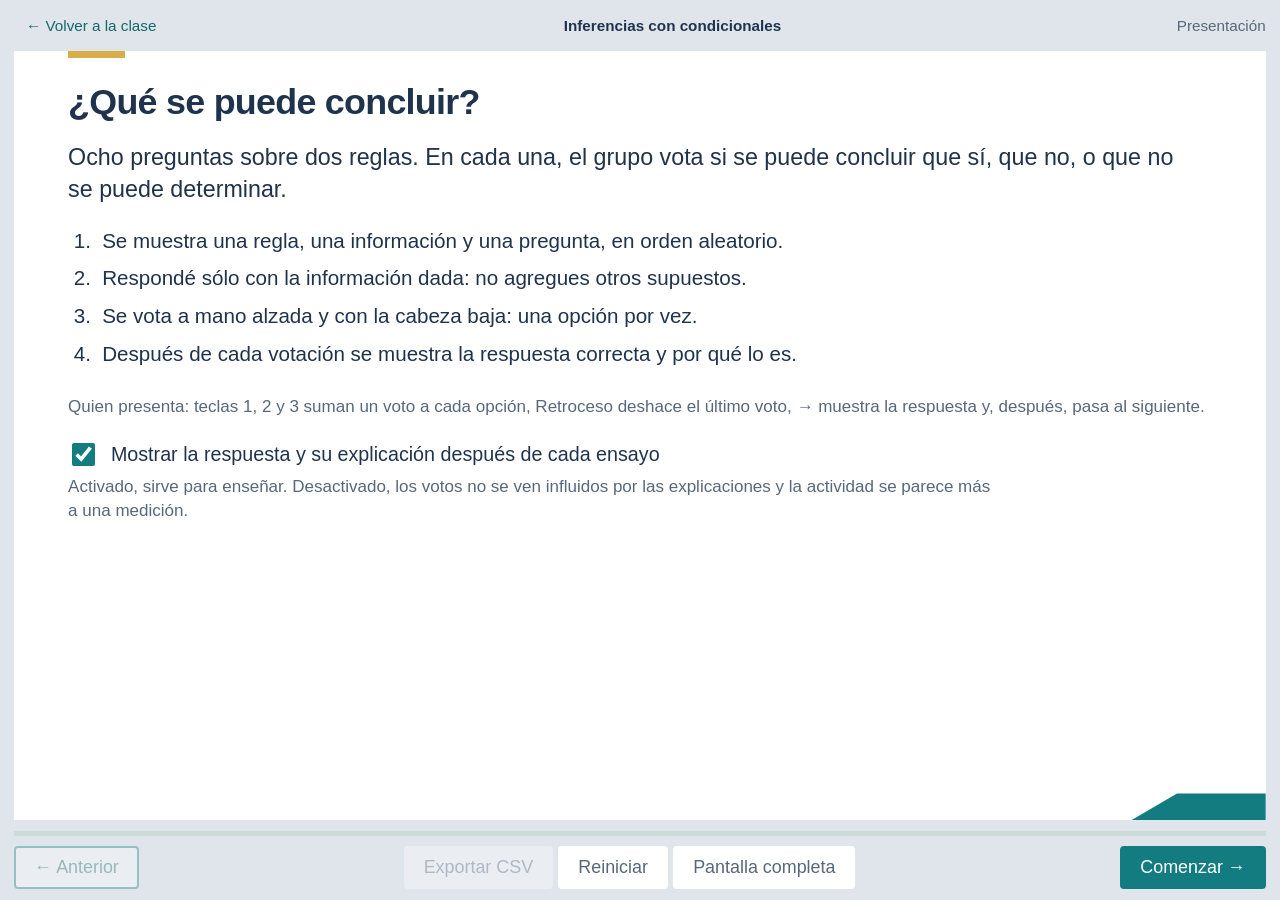
<file: clase-2/ejercicios/condicionales.html>
<!doctype html>
<html lang="es"><head><meta charset="utf-8"><meta name="viewport" content="width=device-width, initial-scale=1"><title>Inferencias condicionales · Ejercicio grupal</title><link rel="stylesheet" href="../style.css"><link rel="stylesheet" href="ejercicios.css"><script src="ejercicios.js" defer></script><script src="condicionales.js" defer></script></head><body class="ex"><div id="ex-root"></div><noscript><p class="no-script">Este ejercicio necesita JavaScript.</p></noscript></body></html>
</file>
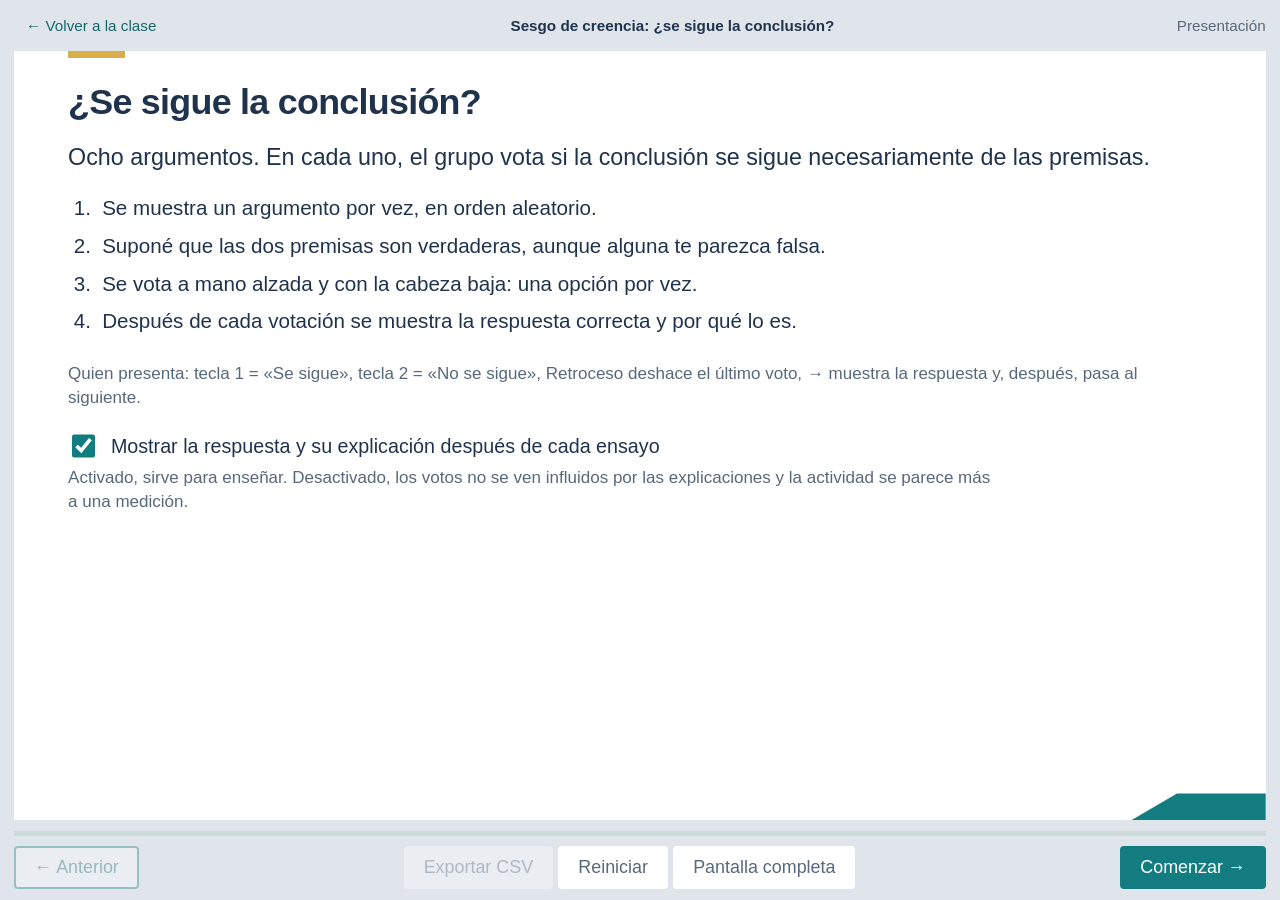
<file: clase-2/ejercicios/sesgo-creencia.html>
<!doctype html>
<html lang="es"><head><meta charset="utf-8"><meta name="viewport" content="width=device-width, initial-scale=1"><title>Sesgo de creencia · Ejercicio grupal</title><link rel="stylesheet" href="../style.css"><link rel="stylesheet" href="ejercicios.css"><script src="ejercicios.js" defer></script><script src="sesgo-creencia.js" defer></script></head><body class="ex"><div id="ex-root"></div><noscript><p class="no-script">Este ejercicio necesita JavaScript.</p></noscript></body></html>
</file>
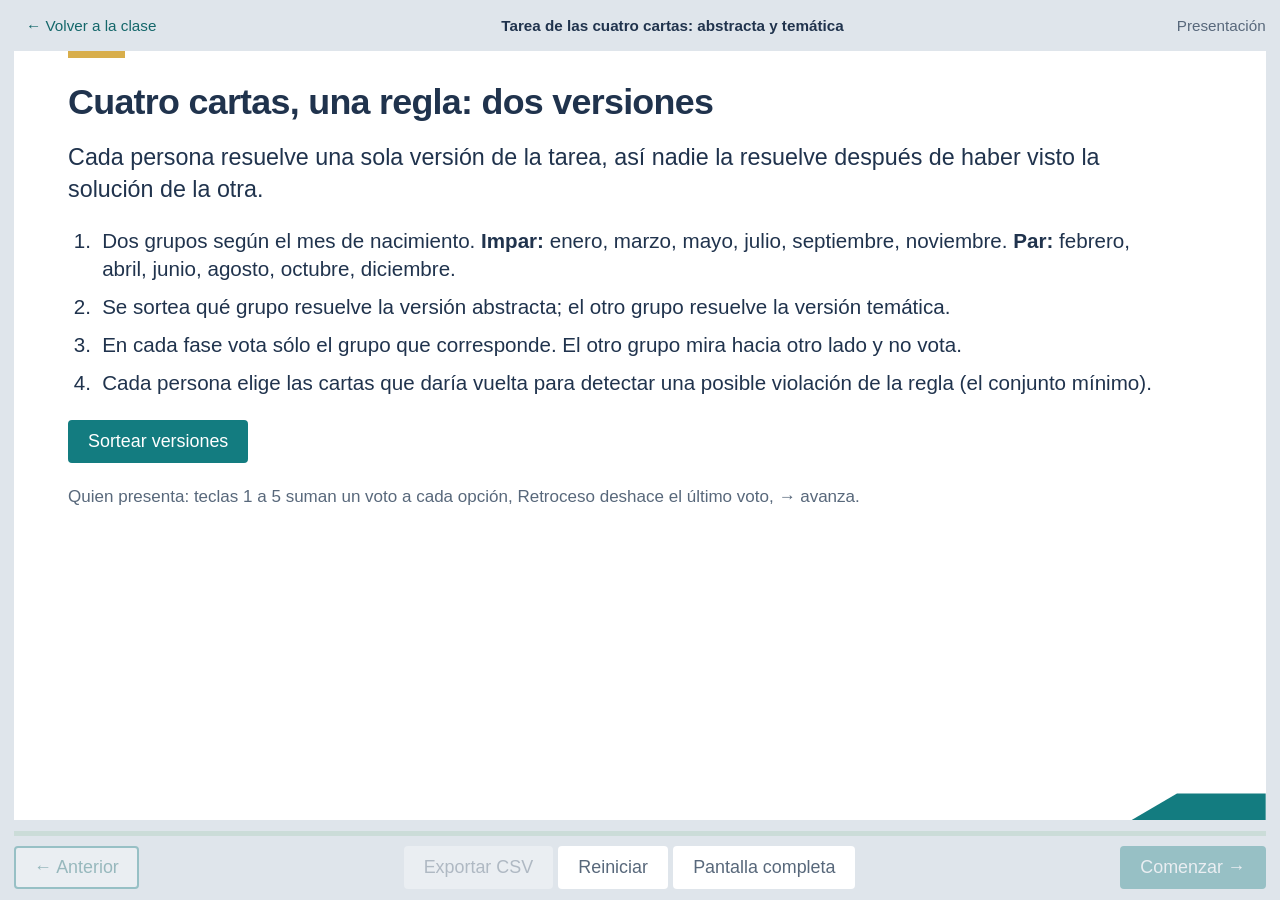
<file: clase-2/ejercicios/wason.html>
<!doctype html>
<html lang="es"><head><meta charset="utf-8"><meta name="viewport" content="width=device-width, initial-scale=1"><title>Tarea de las cuatro cartas · Ejercicio grupal</title><link rel="stylesheet" href="../style.css"><link rel="stylesheet" href="ejercicios.css"><script src="ejercicios.js" defer></script><script src="wason.js" defer></script></head><body class="ex"><div id="ex-root"></div><noscript><p class="no-script">Este ejercicio necesita JavaScript.</p></noscript></body></html>
</file>
<file: clase-1/style.css>
:root {
  --accent: #137c80;
  --cover-accent: #b8d3cf;
  --highlight: #d8ae4b;
  --ink: #20334d;
  --muted: #58687b;
  --pale: #edf5f3;
  --line: #cbdcd8;
  --white: #fff;
  --surface: #f5f8f7;
  --accent-text: #14676a;
  --highlight-text: #795a18;
  --on-dark: #b9ddd8;
  --canvas: #dfe5eb;
  --slide-scale: 1;
  --slide-width: 1440px;
  --slide-height: 810px;
  font-family: "Franklin Gothic Book", "Segoe UI", Arial, sans-serif;
  color: var(--ink);
  background: var(--canvas);
}
* { box-sizing: border-box; }
body { margin: 0; }
button, summary, a { -webkit-tap-highlight-color: transparent; }
button { font: inherit; cursor: pointer; }
button:focus-visible, a:focus-visible, summary:focus-visible { outline: 3px solid var(--accent); outline-offset: 5px; }
button:disabled { opacity: .35; cursor: default; }
#viewport { display: grid; place-items: center; min-height: calc(100dvh - 64px); overflow: hidden; }
#deck { width: var(--slide-width); }
.slide { position: relative; width: 1440px; height: 810px; padding: 70px 94px 90px; background: var(--white); overflow: hidden; }
.slide::before { content: ""; position: absolute; top: 0; left: 94px; width: 74px; height: 8px; background: var(--highlight); }
.slide::after { content: ""; position: absolute; right: 0; bottom: 0; width: 175px; height: 34px; background: var(--accent); clip-path: polygon(34% 0,100% 0,100% 100%,0 100%); }
.slide[hidden] { display: none !important; }
body.ready #deck { position: relative; width: calc(1440px * var(--slide-scale)); height: calc(810px * var(--slide-scale)); }
body.ready .slide { position: absolute; inset: 0; transform: scale(var(--slide-scale)); transform-origin: top left; }
h1, h2, h3, p, figure, blockquote { margin: 0; }
h1, h2, h3 { font-weight: 600; }
h2 { font-size: 50px; line-height: 1.14; letter-spacing: -.025em; margin-bottom: 36px; max-width: 1190px; }
h3 { font-size: 31px; line-height: 1.2; margin-bottom: 18px; }
p, li { font-size: 29px; line-height: 1.44; }
p + p { margin-top: 22px; }
strong { font-weight: 650; }
a { color: var(--accent-text); text-underline-offset: 4px; }
figure { min-width: 0; }
figure img { display: block; max-width: 100%; object-fit: contain; }
figcaption { font-size: 19px; line-height: 1.35; color: var(--muted); margin-top: 13px; }
.lead { font-size: 34px; line-height: 1.4; max-width: 1100px; margin-bottom: 32px; }
.author-line { color: var(--accent-text); font-size: 26px; margin-bottom: 28px; }
.split { display: grid; grid-template-columns: 1fr 1fr; gap: 70px; }
.split > div + div { border-left: 2px solid var(--line); padding-left: 52px; }
.split h3 { color: var(--accent-text); }
.split.compact { margin-top: 42px; }
.example { position: relative; background: var(--pale); border: 1px solid var(--line); padding: 22px 26px; margin-top: 28px; font-size: 27px; line-height: 1.45; }
.example::after { content: ""; position: absolute; right: -1px; bottom: -1px; width: 19px; height: 19px; border-right: 3px solid var(--accent); border-bottom: 3px solid var(--accent); }
.example p { font-size: 27px; }
.example strong { display: block; margin-top: 18px; }
.takeaway { font-size: 27px; line-height: 1.4; border-top: 2px solid var(--line); padding-top: 22px; margin-top: 38px; }
.prompt { position: relative; display: grid; grid-template-columns: 230px minmax(0, 1fr); gap: 32px; align-items: start; margin-top: 36px; padding: 28px 40px 30px 32px; background: var(--ink); color: white; clip-path: polygon(0 0, calc(100% - 28px) 0, 100% 28px, 100% 100%, 0 100%); }
.prompt::after { content: ""; position: absolute; top: 0; right: 0; width: 28px; height: 28px; background: var(--highlight); clip-path: polygon(0 0, 0 100%, 100% 100%); }
.prompt > strong { display: block; padding-top: 4px; font-size: 23px; line-height: 1.4; font-weight: 600; color: #f0cd79; }
.prompt p { margin: 0; font-size: 30px; line-height: 1.4; letter-spacing: -.01em; }
.slide-footer { position: absolute; left: 94px; right: 94px; bottom: 31px; display: flex; gap: 22px; justify-content: space-between; align-items: end; color: var(--muted); }
.slide-footer span { font-size: 16px; line-height: 1.3; }
.slide-footer .slide-source { text-align: right; max-width: 750px; }
.situations { display: grid; grid-template-columns: 1fr 1fr; column-gap: 65px; }
.situations p { padding: 18px 0; border-bottom: 1px solid var(--line); margin: 0; font-size: 29px; }
.route { list-style: none; counter-reset: route; margin: 0; padding: 0; }
.route li { counter-increment: route; display: grid; grid-template-columns: 64px 350px 1fr; gap: 18px; align-items: baseline; border-bottom: 1px solid var(--line); padding: 27px 0; }
.route li::before { content: counter(route, decimal-leading-zero); color: var(--accent-text); font-size: 26px; }
.route li span { font-size: 27px; }
.definition .large-statement { font-size: 46px; line-height: 1.34; max-width: 1150px; padding-left: 30px; border-left: 7px solid var(--accent); margin: 48px 0 40px; }
.definition-bottom { display: grid; grid-template-columns: 1fr 1fr; gap: 65px; padding-top: 24px; border-top: 2px solid var(--line); }
.definition-bottom p { margin: 0; font-size: 29px; }
.map-root { width: 300px; padding: 21px; background: var(--ink); color: white; margin: 0 auto 56px; font-size: 32px; text-align: center; position: relative; }
.map-root::after { content: ""; position: absolute; width: 2px; height: 32px; background: var(--accent); left: 50%; bottom: -32px; }
.map-branches { display: grid; grid-template-columns: repeat(3,1fr); gap: 32px; position: relative; padding-top: 26px; }
.map-branches::before { content: ""; position: absolute; top: -24px; height: 2px; left: 16%; right: 16%; background: var(--accent); }
.map-branches > div { position: relative; padding: 26px 22px; background: var(--pale); text-align: center; }
.map-branches > div::before { content: ""; position: absolute; width: 2px; height: 50px; top: -50px; left: 50%; background: var(--accent); }
.map-branches h3 { font-size: 29px; }
.map-branches p { font-size: 26px; }
.map-pair { display: flex; gap: 12px; justify-content: center; margin-top: 28px; }
.map-pair span { padding: 10px 14px; background: white; border: 1px solid var(--line); font-size: 23px; }
.contrast { background: var(--pale); padding: 38px; gap: 42px; }
.question { font-size: 36px; margin-bottom: 28px; }
.contrast .example { background: white; font-size: 26px; }
.divider { background: var(--ink); color: white; display: flex; flex-direction: column; justify-content: center; padding-left: 120px; }
.divider::before { top: 82px; left: 120px; width: 80px; height: 6px; }
.divider::after { width: 400px; height: 180px; background: var(--accent); }
.divider > p { color: var(--on-dark); font-size: 30px; margin-bottom: 32px; }
.divider h2 { font-size: 72px; line-height: 1.13; margin-bottom: 45px; max-width: 1170px; }
.divider-caption { font-size: 29px; max-width: 1000px; }
.divider .slide-footer { color: var(--on-dark); }
.evidence-flow, .process-diagram { display: grid; grid-template-columns: 1fr 50px 1fr 50px 1fr; align-items: center; gap: 14px; margin: 60px 0 45px; }
.evidence-flow > div, .process-diagram > div { background: var(--pale); padding: 30px 23px; min-height: 190px; }
.evidence-flow > span, .process-diagram > span { font-size: 40px; color: var(--accent-text); text-align: center; }
.evidence-flow h3 { font-size: 30px; }
.evidence-flow p { font-size: 25px; }
.process-diagram strong { display: block; font-size: 31px; margin-bottom: 20px; }
.process-diagram div > span { font-size: 26px; line-height: 1.4; }
.portrait-layout { display: grid; grid-template-columns: 265px 1fr; gap: 62px; }
.portrait-layout figure img { width: 255px; height: 365px; object-fit: cover; filter: grayscale(1); }
.portrait-layout h3 { margin-top: 22px; }
.portrait-layout h3:first-child { margin-top: 0; }
.portrait-layout .takeaway { margin-top: 28px; }
.small-portrait { grid-template-columns: 245px 1fr; }
.small-portrait figure img { width: 230px; height: 325px; }
.theory-rows > div { display: grid; grid-template-columns: 230px 1fr; gap: 36px; padding: 28px 0; border-bottom: 1px solid var(--line); }
.theory-rows h3 { color: var(--accent-text); margin: 0; }
.theory-rows p { font-size: 29px; }
.image-layout { display: grid; grid-template-columns: 1.5fr 1fr; gap: 65px; align-items: center; }
.image-layout .lead { font-size: 36px; }
.image-layout h3:not(:first-child) { margin-top: 25px; }
.image-layout .experiment { height: 480px; max-width: 100%; margin: auto; }
.image-layout .wide-photo { width: 430px; height: 245px; object-fit: cover; }
.social-layout { display: grid; grid-template-columns: 1.2fr 1fr; gap: 52px; }
.social-layout .lead { font-size: 33px; }
.portrait-strip { display: grid; grid-template-columns: repeat(3,1fr); gap: 18px; }
.portrait-strip img { width: 145px; height: 180px; object-fit: cover; }
.portrait-strip figcaption { font-size: 18px; }
.field-photo { margin-top: 20px; }
.field-photo img { width: 490px; height: 210px; object-fit: cover; }
.field-photo figcaption { font-size: 17px; }
table { border-collapse: collapse; width: 100%; font-size: 23px; line-height: 1.28; margin-top: 12px; }
th, td { text-align: left; padding: 17px 20px; border-bottom: 1px solid var(--line); vertical-align: top; }
thead { background: var(--ink); color: white; }
tbody th { font-weight: 600; color: var(--accent-text); width: 29%; }
tbody tr:nth-child(even) { background: var(--surface); }
.rule-display { display: flex; gap: 42px; align-items: center; background: var(--pale); padding: 42px; margin: 35px 0; }
.rule-display span, .rule-display strong { font-size: 36px; }
.rule-display span { padding-right: 40px; border-right: 2px solid var(--line); }
.possibility { background: var(--pale); padding: 22px 28px; margin-bottom: 23px; }
.possibility p { font-size: 27px; }
.possibility strong { font-size: 28px; }
.spatial-model { display: flex; gap: 50px; align-items: center; margin: 24px 0; }
.spatial-model span { font-size: 35px; padding: 10px 25px; border: 2px solid var(--accent); background: white; }
.activity-time { font-size: 24px; color: var(--highlight-text); margin-bottom: 36px; }
blockquote { font-size: 36px; line-height: 1.48; padding: 28px 35px; background: var(--pale); border-left: 6px solid var(--accent); }
.group-labels { display: flex; gap: 13px; flex-wrap: wrap; margin: 32px 0; }
.group-labels span { font-size: 24px; padding: 12px 20px; border: 1px solid var(--line); }
.activity-questions { padding-left: 35px; margin: 0 0 34px; }
.activity-questions li { font-size: 33px; padding: 13px 0 13px 10px; }
.answer { background: var(--surface); padding: 22px 28px; border-left: 5px solid var(--highlight); }
.answer summary { font-size: 26px; cursor: pointer; }
.answer p { margin-top: 16px; font-size: 25px; }
.campus-list { margin: 12px 0 36px; padding-left: 35px; }
.campus-list li { padding: 12px 0 12px 10px; }
.assignment-meta { display: grid; grid-template-columns: 1fr 2fr; gap: 40px; padding-top: 25px; border-top: 2px solid var(--line); }
.assignment-meta p { margin: 0; font-size: 27px; }
.assignment-meta strong, .assignment-meta span { display: block; }
.assignment-meta strong { color: var(--accent-text); margin-bottom: 12px; }
.closing-ideas p { font-size: 27px; margin-top: 13px; }
.next-class { margin-top: 32px; border-top: 2px solid var(--line); padding-top: 22px; font-size: 25px; }
.reading { margin-bottom: 27px; }
.reading h3 { font-size: 27px; margin-bottom: 12px; }
.reading p, .source-credit p { font-size: 24px; }
.reading a, .source-credit a { display: inline-block; font-size: 22px; margin-top: 10px; }
.source-credit { padding-top: 25px; border-top: 2px solid var(--line); }
.cover { padding: 0; background: white; isolation: isolate; }
.cover::before { top: 0; left: 0; width: 100%; height: 100%; background: var(--cover-accent); clip-path: polygon(100% 0,100% 100%,16% 100%); z-index: -2; }
.cover::after { left: 0; right: auto; width: 370px; height: 300px; background: var(--highlight); clip-path: polygon(0 0,100% 100%,0 100%); z-index: -1; }
.cover-brand { position: absolute; right: 76px; top: 64px; width: 315px; text-align: right; }
.cover-brand img { width: 260px; height: auto; }
.cover-brand p { font-size: 22px; line-height: 1.35; margin-top: 15px; color: var(--ink); }
.cover-copy { position: absolute; left: 95px; top: 100px; width: 920px; }
.course { font-size: 27px; color: var(--muted); margin-bottom: 40px; }
.cover h1 { font-size: 87px; line-height: 1.05; letter-spacing: -.035em; font-weight: 650; }
.cover-subtitle { font-size: 37px; line-height: 1.35; margin-top: 34px; }
.cover-bottom { position: absolute; left: 380px; right: 80px; bottom: 66px; display: flex; gap: 24px; justify-content: space-between; align-items: center; color: var(--ink); }
.cover-bottom span:first-child { font-size: 33px; font-weight: 600; }
.cover-bottom span:last-child { font-size: 24px; max-width: 460px; text-align: right; }
.controls { height: 60px; display: flex; align-items: center; gap: 10px; padding: 0 24px; background: white; color: var(--ink); border-top: 1px solid var(--line); }
.controls button, .controls .download-link { border: 1px solid transparent; background: transparent; padding: 8px 13px; border-radius: 4px; font-size: 16px; min-height: 40px; }
.controls .download-link { color: var(--accent-text); text-decoration: none; white-space: nowrap; display: inline-flex; align-items: center; }
.controls button:hover:not(:disabled), .controls .download-link:hover { background: var(--pale); border-color: var(--line); }
.current-block { color: var(--muted); font-size: 15px; }
.slide-navigation { display: flex; align-items: center; gap: 12px; margin-left: auto; margin-right: auto; }
.slide-navigation button { font-size: 24px; padding: 4px 17px; }
#counter { font-variant-numeric: tabular-nums; min-width: 62px; text-align: center; font-size: 15px; }
.progress { height: 4px; background: var(--line); }
#progress-bar { height: 100%; background: var(--accent); width: 0; }
dialog { border: 0; padding: 30px; width: min(740px,calc(100vw - 32px)); max-height: 85dvh; border-radius: 8px; color: var(--ink); background: white; box-shadow: 0 20px 70px #20334d33; }
dialog::backdrop { background: #20334db3; }
.dialog-heading { display: flex; justify-content: space-between; gap: 20px; align-items: start; border-bottom: 1px solid var(--line); margin-bottom: 24px; padding-bottom: 15px; }
.dialog-heading h2 { font-size: 28px; margin: 0; }
.close-dialog { background: var(--pale); border: 0; border-radius: 4px; min-width: 38px; min-height: 38px; font-size: 26px; }
dialog h3 { font-size: 22px; margin-bottom: 16px; }
dialog p { font-size: 19px; line-height: 1.6; }
#slide-index h3 { color: var(--accent-text); margin-top: 22px; margin-bottom: 8px; font-size: 18px; }
.index-entry { display: flex; width: 100%; text-align: left; align-items: baseline; gap: 15px; padding: 10px 12px; border: 0; border-radius: 3px; background: white; font-size: 17px; }
.index-entry span { color: var(--muted); min-width: 24px; font-variant-numeric: tabular-nums; }
.index-entry:hover, .index-entry[aria-current="true"] { background: var(--pale); }
.shortcuts { display: grid; grid-template-columns: 210px 1fr; gap: 12px; font-size: 18px; }
.shortcuts dd { margin: 0; }
.shortcuts dt { font-weight: 600; }
.no-script { padding: 25px; font-size: 20px; }
body:not(.ready) #deck { margin: 20px auto; }
body:not(.ready) .slide { margin-bottom: 25px; }
body:not(.ready) .controls, body:not(.ready) .progress { display: none; }
@media screen and (max-width: 700px) {
  body.ready { padding-bottom: 64px; }
  #viewport { min-height: calc(100dvh - 64px); display: block; overflow: visible; }
  body.ready #deck, body:not(.ready) #deck { width: 100%; height: auto; margin: 0; }
  body.ready .slide, .slide { position: relative; inset: auto; width: 100%; height: auto; min-height: calc(100dvh - 64px); transform: none; padding: 40px 25px 95px; overflow: visible; }
  .slide::before { left: 25px; width: 48px; height: 5px; }
  h2 { font-size: 33px; margin-bottom: 28px; }
  h3 { font-size: 24px; margin-bottom: 14px; }
  p, li { font-size: 21px; }
  .lead { font-size: 24px; margin-bottom: 25px; }
  .split, .social-layout, .image-layout, .portrait-layout, .definition-bottom, .assignment-meta { grid-template-columns: 1fr; gap: 28px; }
  .split > div + div { border-left: 0; padding-left: 0; border-top: 1px solid var(--line); padding-top: 25px; }
  .split h3 { font-size: 25px; }
  .contrast { padding: 25px; }
  .question { font-size: 26px; }
  .situations { grid-template-columns: 1fr; }
  .situations p { font-size: 21px; padding: 13px 0; }
  .prompt { grid-template-columns: 1fr; gap: 16px; padding: 24px; margin-top: 28px; }
  .prompt > strong { padding-top: 0; font-size: 19px; }
  .prompt p { font-size: 25px; }
  .route li { grid-template-columns: 38px 1fr; gap: 8px; padding: 20px 0; }
  .route li strong { font-size: 22px; }
  .route li span { grid-column: 2; font-size: 20px; }
  .definition .large-statement { font-size: 30px; margin: 35px 0; padding-left: 22px; }
  .definition-bottom p, .author-line, .example, .example p, .contrast .example, .takeaway { font-size: 21px; }
  .example { padding: 20px; }
  .map-branches { grid-template-columns: 1fr; gap: 22px; padding: 0; }
  .map-branches::before, .map-branches > div::before, .map-root::after { display: none; }
  .map-root { width: 100%; font-size: 28px; margin-bottom: 22px; }
  .map-branches h3 { font-size: 25px; }
  .map-branches p { font-size: 21px; }
  .map-pair span { font-size: 20px; }
  .divider { min-height: calc(100dvh - 64px); justify-content: center; overflow: hidden; }
  .divider h2 { font-size: 44px; }
  .divider > p { font-size: 23px; }
  .divider-caption { font-size: 23px; position: relative; z-index: 1; }
  .divider::before { top: 36px; left: 25px; width: 55px; }
  .divider::after { width: 150px; height: 70px; }
  .evidence-flow, .process-diagram { grid-template-columns: 1fr; gap: 10px; margin: 28px 0; }
  .evidence-flow > div, .process-diagram > div { min-height: 0; padding: 25px; }
  .evidence-flow > span, .process-diagram > span { transform: rotate(90deg); font-size: 30px; }
  .evidence-flow p, .process-diagram div > span { font-size: 21px; }
  .evidence-flow h3, .process-diagram strong { font-size: 25px; }
  .portrait-layout figure img, .small-portrait figure img { width: 160px; height: 220px; }
  .portrait-layout figure { display: flex; gap: 20px; align-items: end; }
  figcaption { font-size: 16px; }
  .theory-rows > div { grid-template-columns: 1fr; gap: 12px; padding: 22px 0; }
  .theory-rows p { font-size: 21px; }
  .image-layout .lead { font-size: 25px; }
  .image-layout .experiment { height: 350px; }
  .image-layout .wide-photo { width: 100%; height: auto; }
  .social-layout .lead { font-size: 24px; }
  .portrait-strip { gap: 10px; }
  .portrait-strip img { width: 100%; height: 140px; }
  .portrait-strip figcaption { font-size: 15px; }
  .field-photo img { width: 100%; height: auto; }
  table { font-size: 15px; }
  th, td { padding: 12px 7px; overflow-wrap: anywhere; }
  tbody th { width: 28%; }
  .rule-display { flex-direction: column; align-items: start; gap: 20px; padding: 25px; }
  .rule-display span, .rule-display strong { font-size: 27px; border: 0; padding: 0; }
  .possibility { padding: 20px; }
  .possibility p, .possibility strong { font-size: 22px; }
  .spatial-model { gap: 20px; }
  .spatial-model span { font-size: 28px; padding: 8px 20px; }
  blockquote { font-size: 26px; padding: 22px; }
  .activity-time { font-size: 19px; }
  .group-labels span { font-size: 18px; padding: 10px; }
  .activity-questions li { font-size: 24px; }
  .answer { padding: 20px; }
  .answer summary, .answer p, .assignment-meta p, .closing-ideas p, .next-class { font-size: 21px; }
  .reading h3 { font-size: 23px; }
  .reading p, .source-credit p { font-size: 20px; }
  .reading a, .source-credit a { font-size: 19px; }
  .slide-footer { left: 25px; right: 25px; bottom: 26px; flex-direction: column; align-items: start; gap: 7px; }
  .slide-footer span { font-size: 12px; }
  .slide-footer .slide-source { text-align: left; }
  .cover { min-height: calc(100dvh - 64px); padding: 40px 25px 95px; }
  .cover::before { top: 0; left: 0; width: 100%; height: 100%; clip-path: polygon(100% 35%,100% 100%,0 100%); }
  .cover::after { width: 130px; height: 150px; }
  .cover-brand { position: relative; top: auto; right: auto; width: 100%; text-align: left; margin-bottom: 35px; }
  .cover-brand img { width: 160px; }
  .cover-brand p { font-size: 16px; margin-top: 10px; }
  .cover-copy { position: relative; left: auto; top: auto; width: 100%; }
  .course { font-size: 19px; margin-bottom: 25px; }
  .cover h1 { font-size: clamp(39px,10vw,64px); }
  .cover-subtitle { font-size: 26px; }
  .cover-bottom { position: relative; left: auto; right: auto; bottom: auto; flex-direction: column; align-items: start; margin: 48px 0 10px 65px; }
  .cover-bottom span:first-child { font-size: 26px; }
  .cover-bottom span:last-child { text-align: left; font-size: 19px; }
  .controls { position: fixed; bottom: 4px; left: 0; width: 100%; height: 60px; padding: 0 8px; gap: 2px; z-index: 5; }
  .controls button, .controls .download-link { font-size: 14px; padding: 6px; }
  .download-label { display: none; }
  .slide-navigation { gap: 0; }
  .slide-navigation button { font-size: 25px; padding: 3px 6px; }
  .current-block, #fullscreen { display: none; }
  .progress { position: fixed; bottom: 0; left: 0; width: 100%; z-index: 6; }
  .shortcuts { grid-template-columns: 1fr 1fr; gap: 15px; font-size: 16px; }
}
@media print {
  @page { size: 15in 8.4375in; margin: 0; }
  :root { background: white; }
  body { print-color-adjust: exact; -webkit-print-color-adjust: exact; }
  #viewport { display: block; min-height: 0; overflow: visible; }
  body.ready #deck, #deck { width: 1440px; height: auto; margin: 0; }
  body.ready .slide, .slide, .slide[hidden] { display: block !important; position: relative; width: 1440px; height: 810px; padding: 70px 94px 90px; min-height: 0; transform: none; break-after: page; overflow: hidden; margin: 0; }
  .cover { padding: 0 !important; }
  body.ready .slide.divider, .slide.divider { display: flex !important; }
  .controls, .progress, dialog, .no-script { display: none !important; }
}
@media (prefers-reduced-motion: no-preference) {
  #progress-bar { transition: width .15s ease; }
}
</file>
<file: clase-2/style.css>
:root {
  --accent: #137c80;
  --cover-accent: #b8d3cf;
  --highlight: #d8ae4b;
  --ink: #20334d;
  --muted: #58687b;
  --pale: #edf5f3;
  --line: #cbdcd8;
  --white: #fff;
  --surface: #f5f8f7;
  --accent-text: #14676a;
  --highlight-text: #795a18;
  --on-dark: #b9ddd8;
  --canvas: #dfe5eb;
  --slide-scale: 1;
  --slide-width: 1440px;
  --slide-height: 810px;
  font-family: "Franklin Gothic Book", "Segoe UI", Arial, sans-serif;
  color: var(--ink);
  background: var(--canvas);
}
* { box-sizing: border-box; }
body { margin: 0; }
button, summary, a { -webkit-tap-highlight-color: transparent; }
button { font: inherit; cursor: pointer; }
button:focus-visible, a:focus-visible, summary:focus-visible { outline: 3px solid var(--accent); outline-offset: 5px; }
button:disabled { opacity: .35; cursor: default; }
#viewport { display: grid; place-items: center; min-height: calc(100dvh - 64px); overflow: hidden; }
#deck { width: var(--slide-width); }
.slide { position: relative; width: 1440px; height: 810px; padding: 70px 94px 90px; background: var(--white); overflow: hidden; }
.slide::before { content: ""; position: absolute; top: 0; left: 94px; width: 74px; height: 8px; background: var(--highlight); }
.slide::after { content: ""; position: absolute; right: 0; bottom: 0; width: 175px; height: 34px; background: var(--accent); clip-path: polygon(34% 0,100% 0,100% 100%,0 100%); }
.slide[hidden] { display: none !important; }
body.ready #deck { position: relative; width: calc(1440px * var(--slide-scale)); height: calc(810px * var(--slide-scale)); }
body.ready .slide { position: absolute; inset: 0; transform: scale(var(--slide-scale)); transform-origin: top left; }
h1, h2, h3, p, figure, blockquote { margin: 0; }
h1, h2, h3 { font-weight: 600; }
h2 { font-size: 50px; line-height: 1.14; letter-spacing: -.025em; margin-bottom: 36px; max-width: 1190px; }
h3 { font-size: 31px; line-height: 1.2; margin-bottom: 18px; }
p, li { font-size: 29px; line-height: 1.44; }
p + p { margin-top: 22px; }
strong { font-weight: 650; }
a { color: var(--accent-text); text-underline-offset: 4px; }
figure { min-width: 0; }
figure img { display: block; max-width: 100%; object-fit: contain; }
figcaption { font-size: 19px; line-height: 1.35; color: var(--muted); margin-top: 13px; }
.lead { font-size: 34px; line-height: 1.4; max-width: 1100px; margin-bottom: 32px; }
.author-line { color: var(--accent-text); font-size: 26px; margin-bottom: 28px; }
.split { display: grid; grid-template-columns: 1fr 1fr; gap: 70px; }
.split > div + div { border-left: 2px solid var(--line); padding-left: 52px; }
.split h3 { color: var(--accent-text); }
.split.compact { margin-top: 42px; }
.example { position: relative; background: var(--pale); border: 1px solid var(--line); padding: 22px 26px; margin-top: 28px; font-size: 27px; line-height: 1.45; }
.example::after { content: ""; position: absolute; right: -1px; bottom: -1px; width: 19px; height: 19px; border-right: 3px solid var(--accent); border-bottom: 3px solid var(--accent); }
.example p { font-size: 27px; }
.example strong { display: block; margin-top: 18px; }
.takeaway { font-size: 27px; line-height: 1.4; border-top: 2px solid var(--line); padding-top: 22px; margin-top: 38px; }
.prompt { position: relative; display: grid; grid-template-columns: 230px minmax(0, 1fr); gap: 32px; align-items: start; margin-top: 36px; padding: 28px 40px 30px 32px; background: var(--ink); color: white; clip-path: polygon(0 0, calc(100% - 28px) 0, 100% 28px, 100% 100%, 0 100%); }
.prompt::after { content: ""; position: absolute; top: 0; right: 0; width: 28px; height: 28px; background: var(--highlight); clip-path: polygon(0 0, 0 100%, 100% 100%); }
.prompt > strong { display: block; padding-top: 4px; font-size: 23px; line-height: 1.4; font-weight: 600; color: #f0cd79; }
.prompt p { margin: 0; font-size: 30px; line-height: 1.4; letter-spacing: -.01em; }
.slide-footer { position: absolute; left: 94px; right: 94px; bottom: 31px; display: flex; gap: 22px; justify-content: space-between; align-items: end; color: var(--muted); }
.slide-footer span { font-size: 16px; line-height: 1.3; }
.slide-footer .slide-source { text-align: right; max-width: 750px; }
.situations { display: grid; grid-template-columns: 1fr 1fr; column-gap: 65px; }
.situations p { padding: 18px 0; border-bottom: 1px solid var(--line); margin: 0; font-size: 29px; }
.route { list-style: none; counter-reset: route; margin: 0; padding: 0; }
.route li { counter-increment: route; display: grid; grid-template-columns: 64px 350px 1fr; gap: 18px; align-items: baseline; border-bottom: 1px solid var(--line); padding: 27px 0; }
.route li::before { content: counter(route, decimal-leading-zero); color: var(--accent-text); font-size: 26px; }
.route li span { font-size: 27px; }
.definition .large-statement { font-size: 46px; line-height: 1.34; max-width: 1150px; padding-left: 30px; border-left: 7px solid var(--accent); margin: 48px 0 40px; }
.definition-bottom { display: grid; grid-template-columns: 1fr 1fr; gap: 65px; padding-top: 24px; border-top: 2px solid var(--line); }
.definition-bottom p { margin: 0; font-size: 29px; }
.map-root { width: 300px; padding: 21px; background: var(--ink); color: white; margin: 0 auto 56px; font-size: 32px; text-align: center; position: relative; }
.map-root::after { content: ""; position: absolute; width: 2px; height: 32px; background: var(--accent); left: 50%; bottom: -32px; }
.map-branches { display: grid; grid-template-columns: repeat(3,1fr); gap: 32px; position: relative; padding-top: 26px; }
.map-branches::before { content: ""; position: absolute; top: -24px; height: 2px; left: 16%; right: 16%; background: var(--accent); }
.map-branches > div { position: relative; padding: 26px 22px; background: var(--pale); text-align: center; }
.map-branches > div::before { content: ""; position: absolute; width: 2px; height: 50px; top: -50px; left: 50%; background: var(--accent); }
.map-branches h3 { font-size: 29px; }
.map-branches p { font-size: 26px; }
.map-pair { display: flex; gap: 12px; justify-content: center; margin-top: 28px; }
.map-pair span { padding: 10px 14px; background: white; border: 1px solid var(--line); font-size: 23px; }
.contrast { background: var(--pale); padding: 38px; gap: 42px; }
.question { font-size: 36px; margin-bottom: 28px; }
.contrast .example { background: white; font-size: 26px; }
.divider { background: var(--ink); color: white; display: flex; flex-direction: column; justify-content: center; padding-left: 120px; }
.divider::before { top: 82px; left: 120px; width: 80px; height: 6px; }
.divider::after { width: 400px; height: 180px; background: var(--accent); }
.divider > p { color: var(--on-dark); font-size: 30px; margin-bottom: 32px; }
.divider h2 { font-size: 72px; line-height: 1.13; margin-bottom: 45px; max-width: 1170px; }
.divider-caption { font-size: 29px; max-width: 1000px; }
.divider .slide-footer { color: var(--on-dark); }
.evidence-flow, .process-diagram { display: grid; grid-template-columns: 1fr 50px 1fr 50px 1fr; align-items: center; gap: 14px; margin: 60px 0 45px; }
.evidence-flow > div, .process-diagram > div { background: var(--pale); padding: 30px 23px; min-height: 190px; }
.evidence-flow > span, .process-diagram > span { font-size: 40px; color: var(--accent-text); text-align: center; }
.evidence-flow h3 { font-size: 30px; }
.evidence-flow p { font-size: 25px; }
.process-diagram strong { display: block; font-size: 31px; margin-bottom: 20px; }
.process-diagram div > span { font-size: 26px; line-height: 1.4; }
.portrait-layout { display: grid; grid-template-columns: 265px 1fr; gap: 62px; }
.portrait-layout figure img { width: 255px; height: 365px; object-fit: cover; filter: grayscale(1); }
.portrait-layout h3 { margin-top: 22px; }
.portrait-layout h3:first-child { margin-top: 0; }
.portrait-layout .takeaway { margin-top: 28px; }
.small-portrait { grid-template-columns: 245px 1fr; }
.small-portrait figure img { width: 230px; height: 325px; }
.theory-rows > div { display: grid; grid-template-columns: 230px 1fr; gap: 36px; padding: 28px 0; border-bottom: 1px solid var(--line); }
.theory-rows h3 { color: var(--accent-text); margin: 0; }
.theory-rows p { font-size: 29px; }
.image-layout { display: grid; grid-template-columns: 1.5fr 1fr; gap: 65px; align-items: center; }
.image-layout .lead { font-size: 36px; }
.image-layout h3:not(:first-child) { margin-top: 25px; }
.image-layout .experiment { height: 480px; max-width: 100%; margin: auto; }
.image-layout .wide-photo { width: 430px; height: 245px; object-fit: cover; }
.social-layout { display: grid; grid-template-columns: 1.2fr 1fr; gap: 52px; }
.social-layout .lead { font-size: 33px; }
.portrait-strip { display: grid; grid-template-columns: repeat(3,1fr); gap: 18px; }
.portrait-strip img { width: 145px; height: 180px; object-fit: cover; }
.portrait-strip figcaption { font-size: 18px; }
.field-photo { margin-top: 20px; }
.field-photo img { width: 490px; height: 210px; object-fit: cover; }
.field-photo figcaption { font-size: 17px; }
table { border-collapse: collapse; width: 100%; font-size: 23px; line-height: 1.28; margin-top: 12px; }
th, td { text-align: left; padding: 17px 20px; border-bottom: 1px solid var(--line); vertical-align: top; }
thead { background: var(--ink); color: white; }
tbody th { font-weight: 600; color: var(--accent-text); width: 29%; }
tbody tr:nth-child(even) { background: var(--surface); }
.rule-display { display: flex; gap: 42px; align-items: center; background: var(--pale); padding: 42px; margin: 35px 0; }
.rule-display span, .rule-display strong { font-size: 36px; }
.rule-display span { padding-right: 40px; border-right: 2px solid var(--line); }
.possibility { background: var(--pale); padding: 22px 28px; margin-bottom: 23px; }
.possibility p { font-size: 27px; }
.possibility strong { font-size: 28px; }
.spatial-model { display: flex; gap: 50px; align-items: center; margin: 24px 0; }
.spatial-model span { font-size: 35px; padding: 10px 25px; border: 2px solid var(--accent); background: white; }
.activity-time { font-size: 24px; color: var(--highlight-text); margin-bottom: 36px; }
blockquote { font-size: 36px; line-height: 1.48; padding: 28px 35px; background: var(--pale); border-left: 6px solid var(--accent); }
.group-labels { display: flex; gap: 13px; flex-wrap: wrap; margin: 32px 0; }
.group-labels span { font-size: 24px; padding: 12px 20px; border: 1px solid var(--line); }
.activity-questions { padding-left: 35px; margin: 0 0 34px; }
.activity-questions li { font-size: 33px; padding: 13px 0 13px 10px; }
.answer { background: var(--surface); padding: 22px 28px; border-left: 5px solid var(--highlight); }
.answer summary { font-size: 26px; cursor: pointer; }
.answer p { margin-top: 16px; font-size: 25px; }
.campus-list { margin: 12px 0 36px; padding-left: 35px; }
.campus-list li { padding: 12px 0 12px 10px; }
.assignment-meta { display: grid; grid-template-columns: 1fr 2fr; gap: 40px; padding-top: 25px; border-top: 2px solid var(--line); }
.assignment-meta p { margin: 0; font-size: 27px; }
.assignment-meta strong, .assignment-meta span { display: block; }
.assignment-meta strong { color: var(--accent-text); margin-bottom: 12px; }
.closing-ideas p { font-size: 27px; margin-top: 13px; }
.next-class { margin-top: 32px; border-top: 2px solid var(--line); padding-top: 22px; font-size: 25px; }
.reading { margin-bottom: 27px; }
.reading h3 { font-size: 27px; margin-bottom: 12px; }
.reading p, .source-credit p { font-size: 24px; }
.reading a, .source-credit a { display: inline-block; font-size: 22px; margin-top: 10px; }
.source-credit { padding-top: 25px; border-top: 2px solid var(--line); }
.cover { padding: 0; background: white; isolation: isolate; }
.cover::before { top: 0; left: 0; width: 100%; height: 100%; background: var(--cover-accent); clip-path: polygon(100% 0,100% 100%,16% 100%); z-index: -2; }
.cover::after { left: 0; right: auto; width: 370px; height: 300px; background: var(--highlight); clip-path: polygon(0 0,100% 100%,0 100%); z-index: -1; }
.cover-brand { position: absolute; right: 76px; top: 64px; width: 315px; text-align: right; }
.cover-brand img { width: 260px; height: auto; }
.cover-brand p { font-size: 22px; line-height: 1.35; margin-top: 15px; color: var(--ink); }
.cover-copy { position: absolute; left: 95px; top: 100px; width: 920px; }
.course { font-size: 27px; color: var(--muted); margin-bottom: 40px; }
.cover h1 { font-size: 87px; line-height: 1.05; letter-spacing: -.035em; font-weight: 650; }
.cover-subtitle { font-size: 37px; line-height: 1.35; margin-top: 34px; }
.cover-bottom { position: absolute; left: 380px; right: 80px; bottom: 66px; display: flex; gap: 24px; justify-content: space-between; align-items: center; color: var(--ink); }
.cover-bottom span:first-child { font-size: 33px; font-weight: 600; }
.cover-bottom span:last-child { font-size: 24px; max-width: 460px; text-align: right; }
.controls { height: 60px; display: flex; align-items: center; gap: 10px; padding: 0 24px; background: white; color: var(--ink); border-top: 1px solid var(--line); }
.controls button, .controls .download-link { border: 1px solid transparent; background: transparent; padding: 8px 13px; border-radius: 4px; font-size: 16px; min-height: 40px; }
.controls .download-link { color: var(--accent-text); text-decoration: none; white-space: nowrap; display: inline-flex; align-items: center; }
.controls button:hover:not(:disabled), .controls .download-link:hover { background: var(--pale); border-color: var(--line); }
.current-block { color: var(--muted); font-size: 15px; }
.slide-navigation { display: flex; align-items: center; gap: 12px; margin-left: auto; margin-right: auto; }
.slide-navigation button { font-size: 24px; padding: 4px 17px; }
#counter { font-variant-numeric: tabular-nums; min-width: 62px; text-align: center; font-size: 15px; }
.progress { height: 4px; background: var(--line); }
#progress-bar { height: 100%; background: var(--accent); width: 0; }
dialog { border: 0; padding: 30px; width: min(740px,calc(100vw - 32px)); max-height: 85dvh; border-radius: 8px; color: var(--ink); background: white; box-shadow: 0 20px 70px #20334d33; }
dialog::backdrop { background: #20334db3; }
.dialog-heading { display: flex; justify-content: space-between; gap: 20px; align-items: start; border-bottom: 1px solid var(--line); margin-bottom: 24px; padding-bottom: 15px; }
.dialog-heading h2 { font-size: 28px; margin: 0; }
.close-dialog { background: var(--pale); border: 0; border-radius: 4px; min-width: 38px; min-height: 38px; font-size: 26px; }
dialog h3 { font-size: 22px; margin-bottom: 16px; }
dialog p { font-size: 19px; line-height: 1.6; }
#slide-index h3 { color: var(--accent-text); margin-top: 22px; margin-bottom: 8px; font-size: 18px; }
.index-entry { display: flex; width: 100%; text-align: left; align-items: baseline; gap: 15px; padding: 10px 12px; border: 0; border-radius: 3px; background: white; font-size: 17px; }
.index-entry span { color: var(--muted); min-width: 24px; font-variant-numeric: tabular-nums; }
.index-entry:hover, .index-entry[aria-current="true"] { background: var(--pale); }
.shortcuts { display: grid; grid-template-columns: 210px 1fr; gap: 12px; font-size: 18px; }
.shortcuts dd { margin: 0; }
.shortcuts dt { font-weight: 600; }
.no-script { padding: 25px; font-size: 20px; }
body:not(.ready) #deck { margin: 20px auto; }
body:not(.ready) .slide { margin-bottom: 25px; }
body:not(.ready) .controls, body:not(.ready) .progress { display: none; }
@media screen and (max-width: 700px) {
  body.ready { padding-bottom: 64px; }
  #viewport { min-height: calc(100dvh - 64px); display: block; overflow: visible; }
  body.ready #deck, body:not(.ready) #deck { width: 100%; height: auto; margin: 0; }
  body.ready .slide, .slide { position: relative; inset: auto; width: 100%; height: auto; min-height: calc(100dvh - 64px); transform: none; padding: 40px 25px 95px; overflow: visible; }
  .slide::before { left: 25px; width: 48px; height: 5px; }
  h2 { font-size: 33px; margin-bottom: 28px; }
  h3 { font-size: 24px; margin-bottom: 14px; }
  p, li { font-size: 21px; }
  .lead { font-size: 24px; margin-bottom: 25px; }
  .split, .social-layout, .image-layout, .portrait-layout, .definition-bottom, .assignment-meta { grid-template-columns: 1fr; gap: 28px; }
  .split > div + div { border-left: 0; padding-left: 0; border-top: 1px solid var(--line); padding-top: 25px; }
  .split h3 { font-size: 25px; }
  .contrast { padding: 25px; }
  .question { font-size: 26px; }
  .situations { grid-template-columns: 1fr; }
  .situations p { font-size: 21px; padding: 13px 0; }
  .prompt { grid-template-columns: 1fr; gap: 16px; padding: 24px; margin-top: 28px; }
  .prompt > strong { padding-top: 0; font-size: 19px; }
  .prompt p { font-size: 25px; }
  .route li { grid-template-columns: 38px 1fr; gap: 8px; padding: 20px 0; }
  .route li strong { font-size: 22px; }
  .route li span { grid-column: 2; font-size: 20px; }
  .definition .large-statement { font-size: 30px; margin: 35px 0; padding-left: 22px; }
  .definition-bottom p, .author-line, .example, .example p, .contrast .example, .takeaway { font-size: 21px; }
  .example { padding: 20px; }
  .map-branches { grid-template-columns: 1fr; gap: 22px; padding: 0; }
  .map-branches::before, .map-branches > div::before, .map-root::after { display: none; }
  .map-root { width: 100%; font-size: 28px; margin-bottom: 22px; }
  .map-branches h3 { font-size: 25px; }
  .map-branches p { font-size: 21px; }
  .map-pair span { font-size: 20px; }
  .divider { min-height: calc(100dvh - 64px); justify-content: center; overflow: hidden; }
  .divider h2 { font-size: 44px; }
  .divider > p { font-size: 23px; }
  .divider-caption { font-size: 23px; position: relative; z-index: 1; }
  .divider::before { top: 36px; left: 25px; width: 55px; }
  .divider::after { width: 150px; height: 70px; }
  .evidence-flow, .process-diagram { grid-template-columns: 1fr; gap: 10px; margin: 28px 0; }
  .evidence-flow > div, .process-diagram > div { min-height: 0; padding: 25px; }
  .evidence-flow > span, .process-diagram > span { transform: rotate(90deg); font-size: 30px; }
  .evidence-flow p, .process-diagram div > span { font-size: 21px; }
  .evidence-flow h3, .process-diagram strong { font-size: 25px; }
  .portrait-layout figure img, .small-portrait figure img { width: 160px; height: 220px; }
  .portrait-layout figure { display: flex; gap: 20px; align-items: end; }
  figcaption { font-size: 16px; }
  .theory-rows > div { grid-template-columns: 1fr; gap: 12px; padding: 22px 0; }
  .theory-rows p { font-size: 21px; }
  .image-layout .lead { font-size: 25px; }
  .image-layout .experiment { height: 350px; }
  .image-layout .wide-photo { width: 100%; height: auto; }
  .social-layout .lead { font-size: 24px; }
  .portrait-strip { gap: 10px; }
  .portrait-strip img { width: 100%; height: 140px; }
  .portrait-strip figcaption { font-size: 15px; }
  .field-photo img { width: 100%; height: auto; }
  table { font-size: 15px; }
  th, td { padding: 12px 7px; overflow-wrap: anywhere; }
  tbody th { width: 28%; }
  .rule-display { flex-direction: column; align-items: start; gap: 20px; padding: 25px; }
  .rule-display span, .rule-display strong { font-size: 27px; border: 0; padding: 0; }
  .possibility { padding: 20px; }
  .possibility p, .possibility strong { font-size: 22px; }
  .spatial-model { gap: 20px; }
  .spatial-model span { font-size: 28px; padding: 8px 20px; }
  blockquote { font-size: 26px; padding: 22px; }
  .activity-time { font-size: 19px; }
  .group-labels span { font-size: 18px; padding: 10px; }
  .activity-questions li { font-size: 24px; }
  .answer { padding: 20px; }
  .answer summary, .answer p, .assignment-meta p, .closing-ideas p, .next-class { font-size: 21px; }
  .reading h3 { font-size: 23px; }
  .reading p, .source-credit p { font-size: 20px; }
  .reading a, .source-credit a { font-size: 19px; }
  .slide-footer { left: 25px; right: 25px; bottom: 26px; flex-direction: column; align-items: start; gap: 7px; }
  .slide-footer span { font-size: 12px; }
  .slide-footer .slide-source { text-align: left; }
  .cover { min-height: calc(100dvh - 64px); padding: 40px 25px 95px; }
  .cover::before { top: 0; left: 0; width: 100%; height: 100%; clip-path: polygon(100% 35%,100% 100%,0 100%); }
  .cover::after { width: 130px; height: 150px; }
  .cover-brand { position: relative; top: auto; right: auto; width: 100%; text-align: left; margin-bottom: 35px; }
  .cover-brand img { width: 160px; }
  .cover-brand p { font-size: 16px; margin-top: 10px; }
  .cover-copy { position: relative; left: auto; top: auto; width: 100%; }
  .course { font-size: 19px; margin-bottom: 25px; }
  .cover h1 { font-size: clamp(39px,10vw,64px); }
  .cover-subtitle { font-size: 26px; }
  .cover-bottom { position: relative; left: auto; right: auto; bottom: auto; flex-direction: column; align-items: start; margin: 48px 0 10px 65px; }
  .cover-bottom span:first-child { font-size: 26px; }
  .cover-bottom span:last-child { text-align: left; font-size: 19px; }
  .controls { position: fixed; bottom: 4px; left: 0; width: 100%; height: 60px; padding: 0 8px; gap: 2px; z-index: 5; }
  .controls button, .controls .download-link { font-size: 14px; padding: 6px; }
  .download-label { display: none; }
  .slide-navigation { gap: 0; }
  .slide-navigation button { font-size: 25px; padding: 3px 6px; }
  .current-block, #fullscreen { display: none; }
  .progress { position: fixed; bottom: 0; left: 0; width: 100%; z-index: 6; }
  .shortcuts { grid-template-columns: 1fr 1fr; gap: 15px; font-size: 16px; }
}
@media print {
  @page { size: 15in 8.4375in; margin: 0; }
  :root { background: white; }
  body { print-color-adjust: exact; -webkit-print-color-adjust: exact; }
  #viewport { display: block; min-height: 0; overflow: visible; }
  body.ready #deck, #deck { width: 1440px; height: auto; margin: 0; }
  body.ready .slide, .slide, .slide[hidden] { display: block !important; position: relative; width: 1440px; height: 810px; padding: 70px 94px 90px; min-height: 0; transform: none; break-after: page; overflow: hidden; margin: 0; }
  .cover { padding: 0 !important; }
  body.ready .slide.divider, .slide.divider { display: flex !important; }
  .controls, .progress, dialog, .no-script { display: none !important; }
}
@media (prefers-reduced-motion: no-preference) {
  #progress-bar { transition: width .15s ease; }
}
</file>
<file: clase-2/clase2.css>
.question-gap { margin-top:30px; }
.reading-guide h2 { margin-bottom:26px; }
.reading-guide .reading { margin-bottom:20px; }
.reading-range { font-size:24px; margin-bottom:26px; color:var(--accent-text); }
.reading-guide h3 { font-size:28px; margin-bottom:14px; }
.reading-questions { margin:0; padding-left:32px; }
.reading-questions li { font-size:25px; line-height:1.35; padding:9px 0 9px 8px; }
@media screen and (max-width:700px) {
 .reading-range { font-size:20px; }
 .reading-guide h3 { font-size:24px; }
 .reading-questions li { font-size:21px; }
}
.concrete-slide h2 { margin-bottom:26px; }
.concrete-slide .example { margin-top:18px; padding:20px 24px; }
.concrete-slide .example strong { margin-top:12px; }
.concrete-slide .explanation { font-size:27px; margin-top:22px; }
.concrete-slide .lead { font-size:31px; margin-bottom:18px; }
.rules-example .process-diagram { margin:26px 0; }
.rules-example .process-diagram > div { min-height:166px; padding:22px; }
.rules-example .process-diagram strong { font-size:29px; margin-bottom:14px; }
.rules-example .process-diagram div > span { font-size:25px; }
.concrete-slide .takeaway { margin-top:26px; padding-top:20px; }
.theories-example .split { margin-top:28px; }
.theories-example .approach-label { font-size:24px; color:var(--accent-text); margin-bottom:16px; }
.theories-example .approach-label + p { margin-top:0; font-size:27px; }
.theories-example .split h3 { margin-bottom:12px; }
.theories-example .name-model { margin-bottom:12px; }
@media screen and (max-width:700px) {
 .theories-example .approach-label { font-size:20px; }
 .theories-example .approach-label + p { font-size:21px; }
}
.name-model { gap:14px; }
.name-model span { font-size:29px; padding:12px 20px; }
@media screen and (max-width:700px) {
 .concrete-slide .explanation { font-size:21px; }
 .concrete-slide .lead { font-size:24px; }
 .rules-example .process-diagram > div { min-height:0; }
 .rules-example .process-diagram strong { font-size:25px; }
 .rules-example .process-diagram div > span { font-size:21px; }
 .name-model { gap:8px; flex-wrap:wrap; }
 .name-model span { font-size:22px; padding:8px 10px; }
}
.inference { font-size:39px; line-height:1.3; padding:20px 30px; background:var(--pale); margin-bottom:22px; width:270px; }
.inference hr { border:0; border-top:2px solid var(--accent); margin:12px 0; }
.violation { background:#fff1d2 !important; font-weight:600; }
.cards { display:flex; gap:28px; justify-content:center; margin:32px 0; }
.cards > span { display:flex; flex-direction:column; align-items:center; justify-content:center; width:174px; min-height:145px; border:3px solid var(--accent); background:var(--surface); font-size:65px; font-weight:600; padding:15px; }
.cards small { font-size:23px; font-weight:400; margin-top:15px; text-align:center; }
.word-cards > span { font-size:28px; width:255px; }
.answer-cards > span { width:260px; }
.category-chain { display:flex; gap:35px; align-items:center; justify-content:center; margin-top:30px; font-size:44px; }
.category-chain span { padding:10px 35px; background:var(--pale); }
.answer { margin-top:24px; }
.slide .question { font-size:32px; }
.slide[data-title="La atmósfera de las premisas"] .lead { font-size:30px; margin-bottom:20px; }
.slide[data-title="La atmósfera de las premisas"] h2 { margin-bottom:24px; }
.slide[data-title="La atmósfera de las premisas"] .example { margin-top:20px; padding:16px 24px; }
.slide[data-title="La atmósfera de las premisas"] .example strong { margin-top:8px; }
.slide[data-title="La atmósfera de las premisas"] .answer { padding:16px 24px; margin-top:18px; }
.slide[data-title="La atmósfera de las premisas"] .answer p { font-size:24px; margin-top:10px; }
.slide[data-title="Misma relación, otro contenido"] .cards { margin:24px 0; }
.slide[data-title="Misma relación, otro contenido"] .cards > span { min-height:110px; }
.slide[data-title="Misma relación, otro contenido"] .takeaway { margin-top:24px; padding-top:18px; }
@media screen and (max-width:700px) {
.cards { gap:12px; flex-wrap:wrap; margin:26px 0; }
.cards > span { width:calc(50% - 8px); min-height:110px; font-size:42px; }
.word-cards > span { font-size:20px; overflow-wrap:anywhere; }
.cards small { font-size:17px; }
.inference { font-size:30px; width:100%; }
.category-chain { gap:12px; font-size:30px; }
.category-chain span { padding:8px 18px; }
.slide .question { font-size:24px; }
.activity-questions li { font-size:22px; padding:8px 0; }
}
.slide-exercise { font-size:22px; font-weight:600; padding:8px 18px; margin-bottom:6px; border:2px solid var(--accent); background:var(--white); color:var(--accent-text); text-decoration:none; }
.slide-exercise:hover { background:var(--pale); }
@media screen and (max-width:700px) { .slide-exercise { font-size:17px; padding:8px 14px; margin-bottom:0; } }
@media print { .answer > :not(summary) { display:block !important; } .answer summary { display:none; } .answer { margin-top:18px; } .slide-exercise { display:none; } }
</file>
<file: clase-3/style.css>
:root {
  --accent: #137c80;
  --cover-accent: #b8d3cf;
  --highlight: #d8ae4b;
  --ink: #20334d;
  --muted: #58687b;
  --pale: #edf5f3;
  --line: #cbdcd8;
  --white: #fff;
  --surface: #f5f8f7;
  --accent-text: #14676a;
  --highlight-text: #795a18;
  --on-dark: #b9ddd8;
  --canvas: #dfe5eb;
  --slide-scale: 1;
  --slide-width: 1440px;
  --slide-height: 810px;
  font-family: "Franklin Gothic Book", "Segoe UI", Arial, sans-serif;
  color: var(--ink);
  background: var(--canvas);
}
* { box-sizing: border-box; }
body { margin: 0; }
button, summary, a { -webkit-tap-highlight-color: transparent; }
button { font: inherit; cursor: pointer; }
button:focus-visible, a:focus-visible, summary:focus-visible { outline: 3px solid var(--accent); outline-offset: 5px; }
button:disabled { opacity: .35; cursor: default; }
#viewport { display: grid; place-items: center; min-height: calc(100dvh - 64px); overflow: hidden; }
#deck { width: var(--slide-width); }
.slide { position: relative; width: 1440px; height: 810px; padding: 70px 94px 90px; background: var(--white); overflow: hidden; }
.slide::before { content: ""; position: absolute; top: 0; left: 94px; width: 74px; height: 8px; background: var(--highlight); }
.slide::after { content: ""; position: absolute; right: 0; bottom: 0; width: 175px; height: 34px; background: var(--accent); clip-path: polygon(34% 0,100% 0,100% 100%,0 100%); }
.slide[hidden] { display: none !important; }
body.ready #deck { position: relative; width: calc(1440px * var(--slide-scale)); height: calc(810px * var(--slide-scale)); }
body.ready .slide { position: absolute; inset: 0; transform: scale(var(--slide-scale)); transform-origin: top left; }
h1, h2, h3, p, figure, blockquote { margin: 0; }
h1, h2, h3 { font-weight: 600; }
h2 { font-size: 50px; line-height: 1.14; letter-spacing: -.025em; margin-bottom: 36px; max-width: 1190px; }
h3 { font-size: 31px; line-height: 1.2; margin-bottom: 18px; }
p, li { font-size: 29px; line-height: 1.44; }
p + p { margin-top: 22px; }
strong { font-weight: 650; }
a { color: var(--accent-text); text-underline-offset: 4px; }
figure { min-width: 0; }
figure img { display: block; max-width: 100%; object-fit: contain; }
figcaption { font-size: 19px; line-height: 1.35; color: var(--muted); margin-top: 13px; }
.lead { font-size: 34px; line-height: 1.4; max-width: 1100px; margin-bottom: 32px; }
.author-line { color: var(--accent-text); font-size: 26px; margin-bottom: 28px; }
.split { display: grid; grid-template-columns: 1fr 1fr; gap: 70px; }
.split > div + div { border-left: 2px solid var(--line); padding-left: 52px; }
.split h3 { color: var(--accent-text); }
.split.compact { margin-top: 42px; }
.example { position: relative; background: var(--pale); border: 1px solid var(--line); padding: 22px 26px; margin-top: 28px; font-size: 27px; line-height: 1.45; }
.example::after { content: ""; position: absolute; right: -1px; bottom: -1px; width: 19px; height: 19px; border-right: 3px solid var(--accent); border-bottom: 3px solid var(--accent); }
.example p { font-size: 27px; }
.example strong { display: block; margin-top: 18px; }
.takeaway { font-size: 27px; line-height: 1.4; border-top: 2px solid var(--line); padding-top: 22px; margin-top: 38px; }
.prompt { position: relative; display: grid; grid-template-columns: 230px minmax(0, 1fr); gap: 32px; align-items: start; margin-top: 36px; padding: 28px 40px 30px 32px; background: var(--ink); color: white; clip-path: polygon(0 0, calc(100% - 28px) 0, 100% 28px, 100% 100%, 0 100%); }
.prompt::after { content: ""; position: absolute; top: 0; right: 0; width: 28px; height: 28px; background: var(--highlight); clip-path: polygon(0 0, 0 100%, 100% 100%); }
.prompt > strong { display: block; padding-top: 4px; font-size: 23px; line-height: 1.4; font-weight: 600; color: #f0cd79; }
.prompt p { margin: 0; font-size: 30px; line-height: 1.4; letter-spacing: -.01em; }
.slide-footer { position: absolute; left: 94px; right: 94px; bottom: 31px; display: flex; gap: 22px; justify-content: space-between; align-items: end; color: var(--muted); }
.slide-footer span { font-size: 16px; line-height: 1.3; }
.slide-footer .slide-source { text-align: right; max-width: 750px; }
.situations { display: grid; grid-template-columns: 1fr 1fr; column-gap: 65px; }
.situations p { padding: 18px 0; border-bottom: 1px solid var(--line); margin: 0; font-size: 29px; }
.route { list-style: none; counter-reset: route; margin: 0; padding: 0; }
.route li { counter-increment: route; display: grid; grid-template-columns: 64px 350px 1fr; gap: 18px; align-items: baseline; border-bottom: 1px solid var(--line); padding: 27px 0; }
.route li::before { content: counter(route, decimal-leading-zero); color: var(--accent-text); font-size: 26px; }
.route li span { font-size: 27px; }
.definition .large-statement { font-size: 46px; line-height: 1.34; max-width: 1150px; padding-left: 30px; border-left: 7px solid var(--accent); margin: 48px 0 40px; }
.definition-bottom { display: grid; grid-template-columns: 1fr 1fr; gap: 65px; padding-top: 24px; border-top: 2px solid var(--line); }
.definition-bottom p { margin: 0; font-size: 29px; }
.map-root { width: 300px; padding: 21px; background: var(--ink); color: white; margin: 0 auto 56px; font-size: 32px; text-align: center; position: relative; }
.map-root::after { content: ""; position: absolute; width: 2px; height: 32px; background: var(--accent); left: 50%; bottom: -32px; }
.map-branches { display: grid; grid-template-columns: repeat(3,1fr); gap: 32px; position: relative; padding-top: 26px; }
.map-branches::before { content: ""; position: absolute; top: -24px; height: 2px; left: 16%; right: 16%; background: var(--accent); }
.map-branches > div { position: relative; padding: 26px 22px; background: var(--pale); text-align: center; }
.map-branches > div::before { content: ""; position: absolute; width: 2px; height: 50px; top: -50px; left: 50%; background: var(--accent); }
.map-branches h3 { font-size: 29px; }
.map-branches p { font-size: 26px; }
.map-pair { display: flex; gap: 12px; justify-content: center; margin-top: 28px; }
.map-pair span { padding: 10px 14px; background: white; border: 1px solid var(--line); font-size: 23px; }
.contrast { background: var(--pale); padding: 38px; gap: 42px; }
.question { font-size: 36px; margin-bottom: 28px; }
.contrast .example { background: white; font-size: 26px; }
.divider { background: var(--ink); color: white; display: flex; flex-direction: column; justify-content: center; padding-left: 120px; }
.divider::before { top: 82px; left: 120px; width: 80px; height: 6px; }
.divider::after { width: 400px; height: 180px; background: var(--accent); }
.divider > p { color: var(--on-dark); font-size: 30px; margin-bottom: 32px; }
.divider h2 { font-size: 72px; line-height: 1.13; margin-bottom: 45px; max-width: 1170px; }
.divider-caption { font-size: 29px; max-width: 1000px; }
.divider .slide-footer { color: var(--on-dark); }
.evidence-flow, .process-diagram { display: grid; grid-template-columns: 1fr 50px 1fr 50px 1fr; align-items: center; gap: 14px; margin: 60px 0 45px; }
.evidence-flow > div, .process-diagram > div { background: var(--pale); padding: 30px 23px; min-height: 190px; }
.evidence-flow > span, .process-diagram > span { font-size: 40px; color: var(--accent-text); text-align: center; }
.evidence-flow h3 { font-size: 30px; }
.evidence-flow p { font-size: 25px; }
.process-diagram strong { display: block; font-size: 31px; margin-bottom: 20px; }
.process-diagram div > span { font-size: 26px; line-height: 1.4; }
.portrait-layout { display: grid; grid-template-columns: 265px 1fr; gap: 62px; }
.portrait-layout figure img { width: 255px; height: 365px; object-fit: cover; filter: grayscale(1); }
.portrait-layout h3 { margin-top: 22px; }
.portrait-layout h3:first-child { margin-top: 0; }
.portrait-layout .takeaway { margin-top: 28px; }
.small-portrait { grid-template-columns: 245px 1fr; }
.small-portrait figure img { width: 230px; height: 325px; }
.theory-rows > div { display: grid; grid-template-columns: 230px 1fr; gap: 36px; padding: 28px 0; border-bottom: 1px solid var(--line); }
.theory-rows h3 { color: var(--accent-text); margin: 0; }
.theory-rows p { font-size: 29px; }
.image-layout { display: grid; grid-template-columns: 1.5fr 1fr; gap: 65px; align-items: center; }
.image-layout .lead { font-size: 36px; }
.image-layout h3:not(:first-child) { margin-top: 25px; }
.image-layout .experiment { height: 480px; max-width: 100%; margin: auto; }
.image-layout .wide-photo { width: 430px; height: 245px; object-fit: cover; }
.social-layout { display: grid; grid-template-columns: 1.2fr 1fr; gap: 52px; }
.social-layout .lead { font-size: 33px; }
.portrait-strip { display: grid; grid-template-columns: repeat(3,1fr); gap: 18px; }
.portrait-strip img { width: 145px; height: 180px; object-fit: cover; }
.portrait-strip figcaption { font-size: 18px; }
.field-photo { margin-top: 20px; }
.field-photo img { width: 490px; height: 210px; object-fit: cover; }
.field-photo figcaption { font-size: 17px; }
table { border-collapse: collapse; width: 100%; font-size: 23px; line-height: 1.28; margin-top: 12px; }
th, td { text-align: left; padding: 17px 20px; border-bottom: 1px solid var(--line); vertical-align: top; }
thead { background: var(--ink); color: white; }
tbody th { font-weight: 600; color: var(--accent-text); width: 29%; }
tbody tr:nth-child(even) { background: var(--surface); }
.rule-display { display: flex; gap: 42px; align-items: center; background: var(--pale); padding: 42px; margin: 35px 0; }
.rule-display span, .rule-display strong { font-size: 36px; }
.rule-display span { padding-right: 40px; border-right: 2px solid var(--line); }
.possibility { background: var(--pale); padding: 22px 28px; margin-bottom: 23px; }
.possibility p { font-size: 27px; }
.possibility strong { font-size: 28px; }
.spatial-model { display: flex; gap: 50px; align-items: center; margin: 24px 0; }
.spatial-model span { font-size: 35px; padding: 10px 25px; border: 2px solid var(--accent); background: white; }
.activity-time { font-size: 24px; color: var(--highlight-text); margin-bottom: 36px; }
blockquote { font-size: 36px; line-height: 1.48; padding: 28px 35px; background: var(--pale); border-left: 6px solid var(--accent); }
.group-labels { display: flex; gap: 13px; flex-wrap: wrap; margin: 32px 0; }
.group-labels span { font-size: 24px; padding: 12px 20px; border: 1px solid var(--line); }
.activity-questions { padding-left: 35px; margin: 0 0 34px; }
.activity-questions li { font-size: 33px; padding: 13px 0 13px 10px; }
.answer { background: var(--surface); padding: 22px 28px; border-left: 5px solid var(--highlight); }
.answer summary { font-size: 26px; cursor: pointer; }
.answer p { margin-top: 16px; font-size: 25px; }
.campus-list { margin: 12px 0 36px; padding-left: 35px; }
.campus-list li { padding: 12px 0 12px 10px; }
.assignment-meta { display: grid; grid-template-columns: 1fr 2fr; gap: 40px; padding-top: 25px; border-top: 2px solid var(--line); }
.assignment-meta p { margin: 0; font-size: 27px; }
.assignment-meta strong, .assignment-meta span { display: block; }
.assignment-meta strong { color: var(--accent-text); margin-bottom: 12px; }
.closing-ideas p { font-size: 27px; margin-top: 13px; }
.next-class { margin-top: 32px; border-top: 2px solid var(--line); padding-top: 22px; font-size: 25px; }
.reading { margin-bottom: 27px; }
.reading h3 { font-size: 27px; margin-bottom: 12px; }
.reading p, .source-credit p { font-size: 24px; }
.reading a, .source-credit a { display: inline-block; font-size: 22px; margin-top: 10px; }
.source-credit { padding-top: 25px; border-top: 2px solid var(--line); }
.cover { padding: 0; background: white; isolation: isolate; }
.cover::before { top: 0; left: 0; width: 100%; height: 100%; background: var(--cover-accent); clip-path: polygon(100% 0,100% 100%,16% 100%); z-index: -2; }
.cover::after { left: 0; right: auto; width: 370px; height: 300px; background: var(--highlight); clip-path: polygon(0 0,100% 100%,0 100%); z-index: -1; }
.cover-brand { position: absolute; right: 76px; top: 64px; width: 315px; text-align: right; }
.cover-brand img { width: 260px; height: auto; }
.cover-brand p { font-size: 22px; line-height: 1.35; margin-top: 15px; color: var(--ink); }
.cover-copy { position: absolute; left: 95px; top: 100px; width: 920px; }
.course { font-size: 27px; color: var(--muted); margin-bottom: 40px; }
.cover h1 { font-size: 87px; line-height: 1.05; letter-spacing: -.035em; font-weight: 650; }
.cover-subtitle { font-size: 37px; line-height: 1.35; margin-top: 34px; }
.cover-bottom { position: absolute; left: 380px; right: 80px; bottom: 66px; display: flex; gap: 24px; justify-content: space-between; align-items: center; color: var(--ink); }
.cover-bottom span:first-child { font-size: 33px; font-weight: 600; }
.cover-bottom span:last-child { font-size: 24px; max-width: 460px; text-align: right; }
.controls { height: 60px; display: flex; align-items: center; gap: 10px; padding: 0 24px; background: white; color: var(--ink); border-top: 1px solid var(--line); }
.controls button, .controls .download-link { border: 1px solid transparent; background: transparent; padding: 8px 13px; border-radius: 4px; font-size: 16px; min-height: 40px; }
.controls .download-link { color: var(--accent-text); text-decoration: none; white-space: nowrap; display: inline-flex; align-items: center; }
.controls button:hover:not(:disabled), .controls .download-link:hover { background: var(--pale); border-color: var(--line); }
.current-block { color: var(--muted); font-size: 15px; }
.slide-navigation { display: flex; align-items: center; gap: 12px; margin-left: auto; margin-right: auto; }
.slide-navigation button { font-size: 24px; padding: 4px 17px; }
#counter { font-variant-numeric: tabular-nums; min-width: 62px; text-align: center; font-size: 15px; }
.progress { height: 4px; background: var(--line); }
#progress-bar { height: 100%; background: var(--accent); width: 0; }
dialog { border: 0; padding: 30px; width: min(740px,calc(100vw - 32px)); max-height: 85dvh; border-radius: 8px; color: var(--ink); background: white; box-shadow: 0 20px 70px #20334d33; }
dialog::backdrop { background: #20334db3; }
.dialog-heading { display: flex; justify-content: space-between; gap: 20px; align-items: start; border-bottom: 1px solid var(--line); margin-bottom: 24px; padding-bottom: 15px; }
.dialog-heading h2 { font-size: 28px; margin: 0; }
.close-dialog { background: var(--pale); border: 0; border-radius: 4px; min-width: 38px; min-height: 38px; font-size: 26px; }
dialog h3 { font-size: 22px; margin-bottom: 16px; }
dialog p { font-size: 19px; line-height: 1.6; }
#slide-index h3 { color: var(--accent-text); margin-top: 22px; margin-bottom: 8px; font-size: 18px; }
.index-entry { display: flex; width: 100%; text-align: left; align-items: baseline; gap: 15px; padding: 10px 12px; border: 0; border-radius: 3px; background: white; font-size: 17px; }
.index-entry span { color: var(--muted); min-width: 24px; font-variant-numeric: tabular-nums; }
.index-entry:hover, .index-entry[aria-current="true"] { background: var(--pale); }
.shortcuts { display: grid; grid-template-columns: 210px 1fr; gap: 12px; font-size: 18px; }
.shortcuts dd { margin: 0; }
.shortcuts dt { font-weight: 600; }
.no-script { padding: 25px; font-size: 20px; }
body:not(.ready) #deck { margin: 20px auto; }
body:not(.ready) .slide { margin-bottom: 25px; }
body:not(.ready) .controls, body:not(.ready) .progress { display: none; }
@media screen and (max-width: 700px) {
  body.ready { padding-bottom: 64px; }
  #viewport { min-height: calc(100dvh - 64px); display: block; overflow: visible; }
  body.ready #deck, body:not(.ready) #deck { width: 100%; height: auto; margin: 0; }
  body.ready .slide, .slide { position: relative; inset: auto; width: 100%; height: auto; min-height: calc(100dvh - 64px); transform: none; padding: 40px 25px 95px; overflow: visible; }
  .slide::before { left: 25px; width: 48px; height: 5px; }
  h2 { font-size: 33px; margin-bottom: 28px; }
  h3 { font-size: 24px; margin-bottom: 14px; }
  p, li { font-size: 21px; }
  .lead { font-size: 24px; margin-bottom: 25px; }
  .split, .social-layout, .image-layout, .portrait-layout, .definition-bottom, .assignment-meta { grid-template-columns: 1fr; gap: 28px; }
  .split > div + div { border-left: 0; padding-left: 0; border-top: 1px solid var(--line); padding-top: 25px; }
  .split h3 { font-size: 25px; }
  .contrast { padding: 25px; }
  .question { font-size: 26px; }
  .situations { grid-template-columns: 1fr; }
  .situations p { font-size: 21px; padding: 13px 0; }
  .prompt { grid-template-columns: 1fr; gap: 16px; padding: 24px; margin-top: 28px; }
  .prompt > strong { padding-top: 0; font-size: 19px; }
  .prompt p { font-size: 25px; }
  .route li { grid-template-columns: 38px 1fr; gap: 8px; padding: 20px 0; }
  .route li strong { font-size: 22px; }
  .route li span { grid-column: 2; font-size: 20px; }
  .definition .large-statement { font-size: 30px; margin: 35px 0; padding-left: 22px; }
  .definition-bottom p, .author-line, .example, .example p, .contrast .example, .takeaway { font-size: 21px; }
  .example { padding: 20px; }
  .map-branches { grid-template-columns: 1fr; gap: 22px; padding: 0; }
  .map-branches::before, .map-branches > div::before, .map-root::after { display: none; }
  .map-root { width: 100%; font-size: 28px; margin-bottom: 22px; }
  .map-branches h3 { font-size: 25px; }
  .map-branches p { font-size: 21px; }
  .map-pair span { font-size: 20px; }
  .divider { min-height: calc(100dvh - 64px); justify-content: center; overflow: hidden; }
  .divider h2 { font-size: 44px; }
  .divider > p { font-size: 23px; }
  .divider-caption { font-size: 23px; position: relative; z-index: 1; }
  .divider::before { top: 36px; left: 25px; width: 55px; }
  .divider::after { width: 150px; height: 70px; }
  .evidence-flow, .process-diagram { grid-template-columns: 1fr; gap: 10px; margin: 28px 0; }
  .evidence-flow > div, .process-diagram > div { min-height: 0; padding: 25px; }
  .evidence-flow > span, .process-diagram > span { transform: rotate(90deg); font-size: 30px; }
  .evidence-flow p, .process-diagram div > span { font-size: 21px; }
  .evidence-flow h3, .process-diagram strong { font-size: 25px; }
  .portrait-layout figure img, .small-portrait figure img { width: 160px; height: 220px; }
  .portrait-layout figure { display: flex; gap: 20px; align-items: end; }
  figcaption { font-size: 16px; }
  .theory-rows > div { grid-template-columns: 1fr; gap: 12px; padding: 22px 0; }
  .theory-rows p { font-size: 21px; }
  .image-layout .lead { font-size: 25px; }
  .image-layout .experiment { height: 350px; }
  .image-layout .wide-photo { width: 100%; height: auto; }
  .social-layout .lead { font-size: 24px; }
  .portrait-strip { gap: 10px; }
  .portrait-strip img { width: 100%; height: 140px; }
  .portrait-strip figcaption { font-size: 15px; }
  .field-photo img { width: 100%; height: auto; }
  table { font-size: 15px; }
  th, td { padding: 12px 7px; overflow-wrap: anywhere; }
  tbody th { width: 28%; }
  .rule-display { flex-direction: column; align-items: start; gap: 20px; padding: 25px; }
  .rule-display span, .rule-display strong { font-size: 27px; border: 0; padding: 0; }
  .possibility { padding: 20px; }
  .possibility p, .possibility strong { font-size: 22px; }
  .spatial-model { gap: 20px; }
  .spatial-model span { font-size: 28px; padding: 8px 20px; }
  blockquote { font-size: 26px; padding: 22px; }
  .activity-time { font-size: 19px; }
  .group-labels span { font-size: 18px; padding: 10px; }
  .activity-questions li { font-size: 24px; }
  .answer { padding: 20px; }
  .answer summary, .answer p, .assignment-meta p, .closing-ideas p, .next-class { font-size: 21px; }
  .reading h3 { font-size: 23px; }
  .reading p, .source-credit p { font-size: 20px; }
  .reading a, .source-credit a { font-size: 19px; }
  .slide-footer { left: 25px; right: 25px; bottom: 26px; flex-direction: column; align-items: start; gap: 7px; }
  .slide-footer span { font-size: 12px; }
  .slide-footer .slide-source { text-align: left; }
  .cover { min-height: calc(100dvh - 64px); padding: 40px 25px 95px; }
  .cover::before { top: 0; left: 0; width: 100%; height: 100%; clip-path: polygon(100% 35%,100% 100%,0 100%); }
  .cover::after { width: 130px; height: 150px; }
  .cover-brand { position: relative; top: auto; right: auto; width: 100%; text-align: left; margin-bottom: 35px; }
  .cover-brand img { width: 160px; }
  .cover-brand p { font-size: 16px; margin-top: 10px; }
  .cover-copy { position: relative; left: auto; top: auto; width: 100%; }
  .course { font-size: 19px; margin-bottom: 25px; }
  .cover h1 { font-size: clamp(39px,10vw,64px); }
  .cover-subtitle { font-size: 26px; }
  .cover-bottom { position: relative; left: auto; right: auto; bottom: auto; flex-direction: column; align-items: start; margin: 48px 0 10px 65px; }
  .cover-bottom span:first-child { font-size: 26px; }
  .cover-bottom span:last-child { text-align: left; font-size: 19px; }
  .controls { position: fixed; bottom: 4px; left: 0; width: 100%; height: 60px; padding: 0 8px; gap: 2px; z-index: 5; }
  .controls button, .controls .download-link { font-size: 14px; padding: 6px; }
  .download-label { display: none; }
  .slide-navigation { gap: 0; }
  .slide-navigation button { font-size: 25px; padding: 3px 6px; }
  .current-block, #fullscreen { display: none; }
  .progress { position: fixed; bottom: 0; left: 0; width: 100%; z-index: 6; }
  .shortcuts { grid-template-columns: 1fr 1fr; gap: 15px; font-size: 16px; }
}
@media print {
  @page { size: 15in 8.4375in; margin: 0; }
  :root { background: white; }
  body { print-color-adjust: exact; -webkit-print-color-adjust: exact; }
  #viewport { display: block; min-height: 0; overflow: visible; }
  body.ready #deck, #deck { width: 1440px; height: auto; margin: 0; }
  body.ready .slide, .slide, .slide[hidden] { display: block !important; position: relative; width: 1440px; height: 810px; padding: 70px 94px 90px; min-height: 0; transform: none; break-after: page; overflow: hidden; margin: 0; }
  .cover { padding: 0 !important; }
  body.ready .slide.divider, .slide.divider { display: flex !important; }
  .controls, .progress, dialog, .no-script { display: none !important; }
}
@media (prefers-reduced-motion: no-preference) {
  #progress-bar { transition: width .15s ease; }
}
</file>
<file: clase-3/clase3.css>
/* Ajustes propios de la clase 3. El diseño base está en style.css. */
.cover h1 { font-size: 70px; }
.visually-hidden { position: absolute; width: 1px; height: 1px; overflow: hidden; clip: rect(0 0 0 0); white-space: nowrap; }
.question-gap { margin-top: 30px; }
.slide .question { font-size: 32px; }
.answer { margin-top: 24px; }

/* Diapositivas con actividad y respuesta desplegable: menos aire vertical. */
.compact h2 { margin-bottom: 22px; }
.compact .activity-time { margin-bottom: 18px; }
.compact .example { margin-top: 14px; }
.compact .answer { margin-top: 16px; }
.compact .answer p { margin-top: 10px; }

/* Filas teóricas más densas. */
.compact-rows > div { padding: 16px 0; gap: 30px; }
.compact-rows h3 { font-size: 28px; }
.compact-rows p { font-size: 26px; line-height: 1.38; }
.wide-head > div { grid-template-columns: 250px 1fr; }

.heuristic-map .map-root { width: 400px; }
.heuristic-map h3 small { display: block; font-size: 21px; font-weight: 400; color: var(--muted); margin-top: 6px; }

/* Tres juicios: tarjetas ilustradas, cada una con su explicación. Al abrirla, el dibujo cambia. */
.judgment-cards { display: grid; grid-template-columns: repeat(3, 1fr); gap: 26px; margin: 30px 0 0; padding: 0; list-style: none; counter-reset: judgment; }
.judgment-cards > li { position: relative; display: flex; flex-direction: column; padding: 24px 20px 18px; background: white; border: 1px solid var(--line); border-top: 6px solid var(--accent); counter-increment: judgment; }
.judgment-cards > li::before { content: counter(judgment); position: absolute; top: -22px; left: 18px; display: grid; place-items: center; width: 38px; height: 38px; border-radius: 50%; background: var(--ink); color: white; font-size: 21px; font-weight: 650; }
.judgment-art { display: block; width: 100%; height: auto; margin-bottom: 12px; }
.judgment-question { flex: 1; font-size: 22px; line-height: 1.36; }
.judgment-cards .answer { margin-top: 14px; padding: 10px 16px; }
.judgment-cards .answer summary { font-size: 20px; }
.judgment-cards .answer p { margin-top: 8px; font-size: 19px; line-height: 1.36; }

.judgment-art text { font-size: 16px; fill: var(--muted); text-anchor: middle; }
.judgment-art text.start { text-anchor: start; }
.judgment-art text.end { text-anchor: end; }
.judgment-art .art-after { opacity: 0; transition: opacity .45s ease; }
.judgment-art .art-before, .judgment-art .past { transition: opacity .45s ease; }
.judgment-cards > li:has(details[open]) .art-after { opacity: 1; }
.judgment-cards > li:has(details[open]) .art-before { opacity: 0; }
.judgment-cards > li:has(details[open]) .past { opacity: .3; }

.coin-art .coin-body { fill: var(--highlight); stroke: var(--highlight-text); stroke-width: 2.5; }
.coin-art .eye { fill: var(--highlight-text); }
.coin-art .coin path { fill: none; stroke: var(--highlight-text); stroke-width: 2.6; stroke-linecap: round; }
.coin-art .brace { fill: none; stroke: var(--muted); stroke-width: 2; }
.coin-art .mystery { fill: white; stroke: var(--accent); stroke-width: 3; stroke-dasharray: 6 5; }
.coin-art text.q { font-size: 30px; font-weight: 650; fill: var(--accent-text); dominant-baseline: central; }
.coin-art text.half { font-size: 23px; font-weight: 650; fill: var(--ink); text-anchor: start; dominant-baseline: central; }

.weather-art .cloud { fill: #e4eaf0; stroke: var(--muted); stroke-width: 2.5; stroke-linejoin: round; }
.weather-art .storm .cloud { fill: #aab6c3; stroke: var(--ink); }
.weather-art .drops { fill: none; stroke: var(--accent); stroke-width: 3; stroke-linecap: round; }
.weather-art .bolt { fill: var(--highlight); stroke: var(--highlight-text); stroke-width: 1.5; stroke-linejoin: round; }
.weather-art .set-all { fill: var(--pale); stroke: var(--accent); stroke-width: 2.5; }
.weather-art .set-both { fill: #fff1d2; stroke: var(--highlight-text); stroke-width: 2.5; }
.weather-art text.label { font-size: 17px; fill: var(--ink); }
.weather-art text.vs { font-size: 22px; font-weight: 650; fill: var(--accent-text); }

.trend-art .axis { fill: none; stroke: var(--muted); stroke-width: 2; stroke-linejoin: round; }
.trend-art .band { fill: var(--pale); }
.trend-art .mean { stroke: var(--accent); stroke-width: 2.5; stroke-dasharray: 7 6; }
.trend-art text.habitual { fill: var(--accent-text); font-weight: 650; }
.trend-art .series { fill: none; stroke: var(--ink); stroke-width: 2.5; stroke-linejoin: round; }
.trend-art .rise { fill: none; stroke: var(--ink); stroke-width: 2.5; stroke-dasharray: 3 6; stroke-linecap: round; }
.trend-art .low { fill: var(--highlight); stroke: var(--highlight-text); stroke-width: 2; }
.trend-art .later { fill: var(--accent); stroke: var(--accent-text); stroke-width: 2; }

@keyframes coin-flip { 0%, 50%, 100% { transform: scaleX(1); } 62% { transform: scaleX(.06); } 75% { transform: scaleX(1); } 87% { transform: scaleX(.06); } }
@keyframes bolt-flash { 0%, 87%, 91%, 95% { opacity: 1; } 89%, 93% { opacity: .2; } }
@media (prefers-reduced-motion: no-preference) {
  .coin-art .spin { transform-box: fill-box; transform-origin: center; animation: coin-flip 2.8s ease-in-out infinite; }
  .weather-art .bolt { animation: bolt-flash 4s linear infinite; }
}

/* Tabla de contingencia. */
.contingency { max-width: 920px; font-size: 26px; }
.contingency th, .contingency td { padding: 14px 22px; }
.contingency td { text-align: center; font-variant-numeric: tabular-nums; }
.contingency thead th:first-child { background: var(--ink); }
.contingency tbody th { width: auto; }
.slide:has(details[open]) .cell-a { background: #fff1d2; font-weight: 650; }

.tight-diagram { margin: 28px 0; }
.tight-diagram > div { min-height: 140px; padding: 24px 22px; }

/* Torre de Hanoi interactiva. */
.hanoi { display: grid; grid-template-columns: 1fr 390px; gap: 40px; align-items: start; margin-top: 8px; }
.hanoi-board { display: grid; grid-template-columns: repeat(3, 1fr); gap: 16px; background: var(--surface); border: 1px solid var(--line); padding: 18px 18px 8px; }
.hanoi-peg { position: relative; height: 270px; border: 2px solid transparent; border-radius: 6px; background: transparent; padding: 0; }
.hanoi-peg:hover { background: var(--pale); }
.hanoi-peg[aria-pressed="true"] { border-color: var(--accent); background: var(--pale); }
.hanoi-peg::before { content: ""; position: absolute; left: 50%; bottom: 44px; width: 12px; height: 190px; margin-left: -6px; background: var(--muted); border-radius: 6px 6px 0 0; }
.hanoi-peg::after { content: ""; position: absolute; left: 6%; right: 6%; bottom: 34px; height: 12px; background: var(--ink); border-radius: 3px; }
.peg-label { position: absolute; left: 0; right: 0; bottom: 2px; font-size: 24px; font-weight: 650; color: var(--accent-text); }
.disc { position: absolute; left: 50%; z-index: 1; bottom: calc(46px + var(--level) * 42px); width: calc(52px + var(--size) * 54px); height: 38px; transform: translateX(-50%); border-radius: 19px; transition: transform .15s ease; }
.disc[data-size="1"] { background: var(--highlight); }
.disc[data-size="2"] { background: var(--accent); }
.disc[data-size="3"] { background: var(--ink); }
.disc.lifted { transform: translate(-50%, -24px); box-shadow: 0 0 0 4px white, 0 0 0 7px var(--accent); }
.hanoi-side p { font-size: 25px; line-height: 1.4; }
.hanoi-status { min-height: 106px; }
.hanoi-count { margin-top: 12px !important; color: var(--accent-text); }
.hanoi-count output { font-variant-numeric: tabular-nums; font-weight: 650; }
.hanoi-reset { margin-top: 14px; border: 2px solid var(--accent); background: white; color: var(--accent-text); font-size: 21px; padding: 8px 18px; }
.hanoi-reset:hover { background: var(--pale); }
.hanoi-side .answer { margin-top: 18px; }

/* Árboles de búsqueda. */
.search-layout { display: grid; grid-template-columns: 1fr 470px; gap: 48px; align-items: center; }
.search-layout .theory-rows > div { grid-template-columns: 1fr; gap: 6px; }
.search-trees svg { display: block; width: 100%; height: auto; }
.search-trees line { stroke: var(--accent); stroke-width: 2.5; }
.search-trees circle { fill: var(--pale); stroke: var(--accent); stroke-width: 2.5; }
.search-trees circle.start { fill: var(--ink); stroke: var(--ink); }
.search-trees text { font-size: 19px; font-weight: 650; fill: var(--ink); text-anchor: middle; dominant-baseline: central; }
.search-trees text.on-dark { fill: white; }
.search-trees text.tree-label { font-size: 18px; font-weight: 600; fill: var(--accent-text); }
.search-trees figcaption { text-align: center; }

.compact-route li { padding: 20px 0; }

.problem-cards { display: grid; grid-template-columns: repeat(3, 1fr); gap: 28px; margin-bottom: 34px; }
.problem-cards p { margin: 0; padding: 24px 26px; background: var(--pale); font-size: 30px; font-weight: 600; }
.problem-cards strong { color: var(--accent-text); margin-right: 10px; }

.problem-split { gap: 56px; }
.problem-split > div + div { padding-left: 40px; }
.problem-text { margin-top: 0; }
.problem-text p, .problem-text strong { font-size: 26px; line-height: 1.42; }
.problem-split .answer { margin-top: 0; }
/* A. Los lirios: estanques hacia atrás desde el día 60. */
.lily-answer { display: grid; grid-template-columns: 1fr 600px; gap: 36px; align-items: center; }
.lily-art { display: block; width: 100%; height: auto; }
.lily-art .pond { fill: #d3e7ee; }
.lily-art .pond-edge { fill: none; stroke: var(--accent); stroke-width: 2; }
.lily-art .lily-bg { fill: #a9d08f; }
.lily-art .lily-pad { fill: #5e9b55; }
.lily-art .lily-dot { fill: #3f7d3a; }
.lily-art .lily-ring { fill: none; stroke: var(--highlight-text); stroke-width: 2; }
.lily-art .back-arrow { fill: none; stroke: var(--highlight-text); stroke-width: 2.5; }
.lily-art .arrow-head { fill: var(--highlight-text); }
.lily-art text { font-size: 17px; fill: var(--muted); text-anchor: middle; }
.lily-art text.day { font-weight: 650; fill: var(--ink); }
.lily-art text.answer-day { font-weight: 650; fill: var(--highlight-text); }
.lily-art text.step-label { font-size: 15px; fill: var(--highlight-text); }
.lily-art .lily-flower { fill: white; stroke: var(--highlight); stroke-width: 2; }
.lily-art .dots circle { fill: var(--muted); }

/* B. Hobbits y orcos: orillas después de cada viaje. */
.crossings { margin: 6px 0 0; padding-left: 36px; }
.crossings li { font-size: 22px; line-height: 1.32; padding: 1px 0 1px 4px; }
.crossings .detour { color: var(--highlight-text); font-weight: 650; }
.trip { display: flex; align-items: center; justify-content: space-between; gap: 12px; }
.ferry { display: flex; flex: none; align-items: center; gap: 6px; }
.bank { display: grid; grid-template-rows: 11px 11px; row-gap: 3px; width: 41px; }
.bank > span { display: flex; gap: 4px; }
.bank.left > span { justify-content: flex-end; }
.ferry i, .ferry-legend i { display: block; width: 11px; height: 11px; }
.ferry i.h, .ferry-legend i.h { background: var(--highlight); border-radius: 50%; }
.ferry i.o, .ferry-legend i.o { background: var(--accent); border-radius: 2px; }
.ferry i.new, .ferry-legend i.new { box-shadow: 0 0 0 1.5px white, 0 0 0 3px var(--ink); }
.river { position: relative; width: 56px; height: 25px; background: #d3e7ee; border-radius: 4px; }
.river::before { content: "→"; position: absolute; inset: 0 0 7px; display: grid; place-items: center; font-size: 16px; font-weight: 650; line-height: 1; color: var(--accent-text); }
.river.back::before { content: "←"; }
.river::after { content: ""; position: absolute; right: 4px; bottom: 3px; width: 16px; height: 6px; background: var(--ink); clip-path: polygon(0 0, 100% 0, 78% 100%, 22% 100%); }
.river.back::after { right: auto; left: 4px; }
.detour .river { background: #fff1d2; }
.detour .river::before { color: var(--highlight-text); }
.compact .answer .ferry-legend { display: flex; justify-content: flex-end; gap: 18px; margin-top: 8px; font-size: 16px; color: var(--muted); }
.ferry-legend span { display: flex; align-items: center; gap: 7px; }

/* C. La enciclopedia: al abrir la solución, aparecen las páginas y el túnel de la polilla. */
.shelf-art { display: block; width: 100%; height: auto; margin-top: 18px; }
.shelf-art .shelf { fill: var(--ink); }
.shelf-art .book-body { fill: var(--pale); stroke: var(--accent); stroke-width: 2; }
.shelf-art .book-cover { fill: var(--accent); }
.shelf-art .book-band { stroke: var(--highlight); stroke-width: 2.5; }
.shelf-art text { text-anchor: middle; }
.shelf-art text.start { text-anchor: start; }
.shelf-art text.end { text-anchor: end; }
.shelf-art .tomo { font-size: 15px; fill: var(--muted); }
.shelf-art .num { font-size: 32px; font-weight: 650; fill: var(--accent-text); }
.shelf-art .dim { fill: none; stroke: var(--ink); stroke-width: 2; }
.shelf-art .dim-label { font-size: 18px; font-weight: 650; fill: var(--ink); }
.shelf-art .page-mark { fill: var(--highlight-text); }
.shelf-art .page-label { font-size: 15px; font-weight: 650; fill: var(--highlight-text); }
.shelf-art .tunnel { fill: var(--highlight); opacity: .8; }
.shelf-art .worm { fill: #84b562; stroke: #3f6e2c; stroke-width: 1.5; }
.shelf-art .worm-eye { fill: var(--ink); }
.shelf-art .worm-antenna { fill: none; stroke: #3f6e2c; stroke-width: 1.8; stroke-linecap: round; }
.shelf-art .art-after { opacity: 0; transition: opacity .45s ease; }
.slide:has(details[open]) .shelf-art .art-after { opacity: 1; }

@keyframes pond-in { from { opacity: 0; } }
@keyframes dig { from { transform: scaleX(0); } }
@keyframes crawl { from { transform: translateX(-252px); } }
@media (prefers-reduced-motion: no-preference) {
  .lily-art .pond-step { animation: pond-in .45s ease both; animation-delay: calc(var(--i) * .45s); }
  .slide:has(details[open]) .shelf-art .tunnel-run { transform-box: fill-box; transform-origin: left center; animation: dig 2s ease-in-out both; }
  .slide:has(details[open]) .shelf-art .worm-run { animation: crawl 2s ease-in-out both; }
}

.story { margin-top: 0; }
.story p, .story strong { font-size: 29px; line-height: 1.45; }

.tumor-text p, .tumor-text strong { font-size: 25px; line-height: 1.4; }
.tumor-answers { display: grid; grid-template-columns: 0.8fr 1.6fr; gap: 24px; align-items: start; }
.tumor-solution { display: flex; gap: 26px; align-items: center; margin-top: 12px; }
.tumor-solution svg { flex: 0 0 190px; width: 190px; height: auto; }
.tumor-solution p { margin: 0 !important; }
.tumor-solution .body { fill: white; stroke: var(--muted); stroke-width: 2; }
.tumor-solution .tumor { fill: var(--highlight); stroke: var(--highlight-text); stroke-width: 2; }
.tumor-solution .ray { stroke: var(--accent); stroke-width: 3; }
.tumor-solution .ray-head { fill: var(--accent); }

.steps-list { margin: 0; padding-left: 34px; }
.steps-list li { padding: 6px 0 6px 6px; }

.magic-split { align-items: start; }
.magic-square { display: grid; grid-template-columns: repeat(3, 76px); gap: 8px; margin: 16px 0 6px; }
.magic-square span { display: grid; place-items: center; height: 76px; background: white; border: 2px solid var(--accent); font-size: 34px; font-weight: 650; }

/* Guía de lectura (como en la clase 2). */
.reading-guide h2 { margin-bottom: 24px; }
.reading-guide .reading { margin-bottom: 14px; }
.reading-guide .reading p { font-size: 22px; line-height: 1.4; }
.reading-guide .reading p + p { margin-top: 10px; }
.reading-range { font-size: 22px; line-height: 1.4; margin-bottom: 22px; color: var(--accent-text); }
.reading-range a { font-size: 22px; margin-left: 8px; }
.reading-guide h3 { font-size: 27px; margin-bottom: 10px; }
.reading-questions { margin: 0; padding-left: 32px; }
.reading-questions li { font-size: 24px; line-height: 1.35; padding: 7px 0 7px 8px; }

@media screen and (max-width: 700px) {
  .cover h1 { font-size: clamp(34px, 9vw, 52px); }
  .slide .question { font-size: 24px; }
  .compact-rows > div, .wide-head > div { grid-template-columns: 1fr; gap: 10px; }
  .compact-rows h3 { font-size: 24px; }
  .compact-rows p { font-size: 21px; }
  .heuristic-map .map-root { width: 100%; }
  .heuristic-map h3 small { font-size: 18px; }
  .judgment-cards { grid-template-columns: 1fr; gap: 34px; margin-top: 30px; }
  .judgment-cards > li { padding: 24px 16px 16px; }
  .judgment-art { max-width: 360px; }
  .judgment-question { font-size: 20px; }
  .judgment-cards .answer summary, .judgment-cards .answer p { font-size: 18px; }
  .contingency { font-size: 17px; }
  .contingency th, .contingency td { padding: 10px 8px; }
  .hanoi { grid-template-columns: 1fr; gap: 20px; }
  .hanoi-board { gap: 6px; padding: 12px 8px 6px; }
  .hanoi-peg { height: 190px; }
  .hanoi-peg::before { height: 120px; bottom: 40px; width: 9px; margin-left: -4px; }
  .hanoi-peg::after { bottom: 30px; height: 10px; }
  .peg-label { font-size: 19px; }
  .disc { bottom: calc(40px + var(--level) * 28px); width: calc(26px + var(--size) * 22px); height: 26px; }
  .hanoi-side p { font-size: 20px; }
  .hanoi-status { min-height: 0; }
  .hanoi-reset { font-size: 18px; }
  .search-layout { grid-template-columns: 1fr; gap: 24px; }
  .problem-cards { grid-template-columns: 1fr; gap: 12px; }
  .problem-cards p { font-size: 22px; padding: 16px 18px; }
  .problem-text p, .problem-text strong, .story p, .story strong, .tumor-text p, .tumor-text strong { font-size: 21px; }
  .crossings li { font-size: 19px; }
  .trip { flex-wrap: wrap; row-gap: 4px; }
  .lily-answer { grid-template-columns: minmax(0, 1fr); gap: 16px; }
  .lily-scroll { overflow-x: auto; }
  .lily-scroll .lily-art { width: 540px; max-width: none; }
  .tumor-answers { grid-template-columns: 1fr; }
  .tumor-solution { flex-direction: column; align-items: start; }
  .magic-square { grid-template-columns: repeat(3, 58px); }
  .magic-square span { height: 58px; font-size: 26px; }
  .reading-range, .reading-guide .reading p { font-size: 19px; }
  .reading-guide h3 { font-size: 23px; }
  .reading-questions li { font-size: 20px; }
}

@media print {
  .answer > :not(summary) { display: block !important; }
  .answer summary { display: none; }
  .answer { margin-top: 16px; }
  .hanoi-reset { display: none; }
  .disc.lifted { transform: translateX(-50%); box-shadow: none; }
  .judgment-cards .answer { margin-top: 14px; }
  .judgment-art .art-after { opacity: 1; }
  .judgment-art .art-before { opacity: 0; }
  .coin-art .past { opacity: .3; }
  .judgment-art *, .lily-art *, .shelf-art * { animation: none !important; transition: none !important; }
  .shelf-art .art-after { opacity: 1; }
  .answer > .lily-answer { display: grid !important; }
}
</file>
<file: clase-4/style.css>
:root {
  --accent: #137c80;
  --cover-accent: #b8d3cf;
  --highlight: #d8ae4b;
  --ink: #20334d;
  --muted: #58687b;
  --pale: #edf5f3;
  --line: #cbdcd8;
  --white: #fff;
  --surface: #f5f8f7;
  --accent-text: #14676a;
  --highlight-text: #795a18;
  --on-dark: #b9ddd8;
  --canvas: #dfe5eb;
  --slide-scale: 1;
  --slide-width: 1440px;
  --slide-height: 810px;
  font-family: "Franklin Gothic Book", "Segoe UI", Arial, sans-serif;
  color: var(--ink);
  background: var(--canvas);
}
* { box-sizing: border-box; }
body { margin: 0; }
button, summary, a { -webkit-tap-highlight-color: transparent; }
button { font: inherit; cursor: pointer; }
button:focus-visible, a:focus-visible, summary:focus-visible { outline: 3px solid var(--accent); outline-offset: 5px; }
button:disabled { opacity: .35; cursor: default; }
#viewport { display: grid; place-items: center; min-height: calc(100dvh - 64px); overflow: hidden; }
#deck { width: var(--slide-width); }
.slide { position: relative; width: 1440px; height: 810px; padding: 70px 94px 90px; background: var(--white); overflow: hidden; }
.slide::before { content: ""; position: absolute; top: 0; left: 94px; width: 74px; height: 8px; background: var(--highlight); }
.slide::after { content: ""; position: absolute; right: 0; bottom: 0; width: 175px; height: 34px; background: var(--accent); clip-path: polygon(34% 0,100% 0,100% 100%,0 100%); }
.slide[hidden] { display: none !important; }
body.ready #deck { position: relative; width: calc(1440px * var(--slide-scale)); height: calc(810px * var(--slide-scale)); }
body.ready .slide { position: absolute; inset: 0; transform: scale(var(--slide-scale)); transform-origin: top left; }
h1, h2, h3, p, figure, blockquote { margin: 0; }
h1, h2, h3 { font-weight: 600; }
h2 { font-size: 50px; line-height: 1.14; letter-spacing: -.025em; margin-bottom: 36px; max-width: 1190px; }
h3 { font-size: 31px; line-height: 1.2; margin-bottom: 18px; }
p, li { font-size: 29px; line-height: 1.44; }
p + p { margin-top: 22px; }
strong { font-weight: 650; }
a { color: var(--accent-text); text-underline-offset: 4px; }
figure { min-width: 0; }
figure img { display: block; max-width: 100%; object-fit: contain; }
figcaption { font-size: 19px; line-height: 1.35; color: var(--muted); margin-top: 13px; }
.lead { font-size: 34px; line-height: 1.4; max-width: 1100px; margin-bottom: 32px; }
.author-line { color: var(--accent-text); font-size: 26px; margin-bottom: 28px; }
.split { display: grid; grid-template-columns: 1fr 1fr; gap: 70px; }
.split > div + div { border-left: 2px solid var(--line); padding-left: 52px; }
.split h3 { color: var(--accent-text); }
.split.compact { margin-top: 42px; }
.example { position: relative; background: var(--pale); border: 1px solid var(--line); padding: 22px 26px; margin-top: 28px; font-size: 27px; line-height: 1.45; }
.example::after { content: ""; position: absolute; right: -1px; bottom: -1px; width: 19px; height: 19px; border-right: 3px solid var(--accent); border-bottom: 3px solid var(--accent); }
.example p { font-size: 27px; }
.example strong { display: block; margin-top: 18px; }
.takeaway { font-size: 27px; line-height: 1.4; border-top: 2px solid var(--line); padding-top: 22px; margin-top: 38px; }
.prompt { position: relative; display: grid; grid-template-columns: 230px minmax(0, 1fr); gap: 32px; align-items: start; margin-top: 36px; padding: 28px 40px 30px 32px; background: var(--ink); color: white; clip-path: polygon(0 0, calc(100% - 28px) 0, 100% 28px, 100% 100%, 0 100%); }
.prompt::after { content: ""; position: absolute; top: 0; right: 0; width: 28px; height: 28px; background: var(--highlight); clip-path: polygon(0 0, 0 100%, 100% 100%); }
.prompt > strong { display: block; padding-top: 4px; font-size: 23px; line-height: 1.4; font-weight: 600; color: #f0cd79; }
.prompt p { margin: 0; font-size: 30px; line-height: 1.4; letter-spacing: -.01em; }
.slide-footer { position: absolute; left: 94px; right: 94px; bottom: 31px; display: flex; gap: 22px; justify-content: space-between; align-items: end; color: var(--muted); }
.slide-footer span { font-size: 16px; line-height: 1.3; }
.slide-footer .slide-source { text-align: right; max-width: 750px; }
.situations { display: grid; grid-template-columns: 1fr 1fr; column-gap: 65px; }
.situations p { padding: 18px 0; border-bottom: 1px solid var(--line); margin: 0; font-size: 29px; }
.route { list-style: none; counter-reset: route; margin: 0; padding: 0; }
.route li { counter-increment: route; display: grid; grid-template-columns: 64px 350px 1fr; gap: 18px; align-items: baseline; border-bottom: 1px solid var(--line); padding: 27px 0; }
.route li::before { content: counter(route, decimal-leading-zero); color: var(--accent-text); font-size: 26px; }
.route li span { font-size: 27px; }
.definition .large-statement { font-size: 46px; line-height: 1.34; max-width: 1150px; padding-left: 30px; border-left: 7px solid var(--accent); margin: 48px 0 40px; }
.definition-bottom { display: grid; grid-template-columns: 1fr 1fr; gap: 65px; padding-top: 24px; border-top: 2px solid var(--line); }
.definition-bottom p { margin: 0; font-size: 29px; }
.map-root { width: 300px; padding: 21px; background: var(--ink); color: white; margin: 0 auto 56px; font-size: 32px; text-align: center; position: relative; }
.map-root::after { content: ""; position: absolute; width: 2px; height: 32px; background: var(--accent); left: 50%; bottom: -32px; }
.map-branches { display: grid; grid-template-columns: repeat(3,1fr); gap: 32px; position: relative; padding-top: 26px; }
.map-branches::before { content: ""; position: absolute; top: -24px; height: 2px; left: 16%; right: 16%; background: var(--accent); }
.map-branches > div { position: relative; padding: 26px 22px; background: var(--pale); text-align: center; }
.map-branches > div::before { content: ""; position: absolute; width: 2px; height: 50px; top: -50px; left: 50%; background: var(--accent); }
.map-branches h3 { font-size: 29px; }
.map-branches p { font-size: 26px; }
.map-pair { display: flex; gap: 12px; justify-content: center; margin-top: 28px; }
.map-pair span { padding: 10px 14px; background: white; border: 1px solid var(--line); font-size: 23px; }
.contrast { background: var(--pale); padding: 38px; gap: 42px; }
.question { font-size: 36px; margin-bottom: 28px; }
.contrast .example { background: white; font-size: 26px; }
.divider { background: var(--ink); color: white; display: flex; flex-direction: column; justify-content: center; padding-left: 120px; }
.divider::before { top: 82px; left: 120px; width: 80px; height: 6px; }
.divider::after { width: 400px; height: 180px; background: var(--accent); }
.divider > p { color: var(--on-dark); font-size: 30px; margin-bottom: 32px; }
.divider h2 { font-size: 72px; line-height: 1.13; margin-bottom: 45px; max-width: 1170px; }
.divider-caption { font-size: 29px; max-width: 1000px; }
.divider .slide-footer { color: var(--on-dark); }
.evidence-flow, .process-diagram { display: grid; grid-template-columns: 1fr 50px 1fr 50px 1fr; align-items: center; gap: 14px; margin: 60px 0 45px; }
.evidence-flow > div, .process-diagram > div { background: var(--pale); padding: 30px 23px; min-height: 190px; }
.evidence-flow > span, .process-diagram > span { font-size: 40px; color: var(--accent-text); text-align: center; }
.evidence-flow h3 { font-size: 30px; }
.evidence-flow p { font-size: 25px; }
.process-diagram strong { display: block; font-size: 31px; margin-bottom: 20px; }
.process-diagram div > span { font-size: 26px; line-height: 1.4; }
.portrait-layout { display: grid; grid-template-columns: 265px 1fr; gap: 62px; }
.portrait-layout figure img { width: 255px; height: 365px; object-fit: cover; filter: grayscale(1); }
.portrait-layout h3 { margin-top: 22px; }
.portrait-layout h3:first-child { margin-top: 0; }
.portrait-layout .takeaway { margin-top: 28px; }
.small-portrait { grid-template-columns: 245px 1fr; }
.small-portrait figure img { width: 230px; height: 325px; }
.theory-rows > div { display: grid; grid-template-columns: 230px 1fr; gap: 36px; padding: 28px 0; border-bottom: 1px solid var(--line); }
.theory-rows h3 { color: var(--accent-text); margin: 0; }
.theory-rows p { font-size: 29px; }
.image-layout { display: grid; grid-template-columns: 1.5fr 1fr; gap: 65px; align-items: center; }
.image-layout .lead { font-size: 36px; }
.image-layout h3:not(:first-child) { margin-top: 25px; }
.image-layout .experiment { height: 480px; max-width: 100%; margin: auto; }
.image-layout .wide-photo { width: 430px; height: 245px; object-fit: cover; }
.social-layout { display: grid; grid-template-columns: 1.2fr 1fr; gap: 52px; }
.social-layout .lead { font-size: 33px; }
.portrait-strip { display: grid; grid-template-columns: repeat(3,1fr); gap: 18px; }
.portrait-strip img { width: 145px; height: 180px; object-fit: cover; }
.portrait-strip figcaption { font-size: 18px; }
.field-photo { margin-top: 20px; }
.field-photo img { width: 490px; height: 210px; object-fit: cover; }
.field-photo figcaption { font-size: 17px; }
table { border-collapse: collapse; width: 100%; font-size: 23px; line-height: 1.28; margin-top: 12px; }
th, td { text-align: left; padding: 17px 20px; border-bottom: 1px solid var(--line); vertical-align: top; }
thead { background: var(--ink); color: white; }
tbody th { font-weight: 600; color: var(--accent-text); width: 29%; }
tbody tr:nth-child(even) { background: var(--surface); }
.rule-display { display: flex; gap: 42px; align-items: center; background: var(--pale); padding: 42px; margin: 35px 0; }
.rule-display span, .rule-display strong { font-size: 36px; }
.rule-display span { padding-right: 40px; border-right: 2px solid var(--line); }
.possibility { background: var(--pale); padding: 22px 28px; margin-bottom: 23px; }
.possibility p { font-size: 27px; }
.possibility strong { font-size: 28px; }
.spatial-model { display: flex; gap: 50px; align-items: center; margin: 24px 0; }
.spatial-model span { font-size: 35px; padding: 10px 25px; border: 2px solid var(--accent); background: white; }
.activity-time { font-size: 24px; color: var(--highlight-text); margin-bottom: 36px; }
blockquote { font-size: 36px; line-height: 1.48; padding: 28px 35px; background: var(--pale); border-left: 6px solid var(--accent); }
.group-labels { display: flex; gap: 13px; flex-wrap: wrap; margin: 32px 0; }
.group-labels span { font-size: 24px; padding: 12px 20px; border: 1px solid var(--line); }
.activity-questions { padding-left: 35px; margin: 0 0 34px; }
.activity-questions li { font-size: 33px; padding: 13px 0 13px 10px; }
.answer { background: var(--surface); padding: 22px 28px; border-left: 5px solid var(--highlight); }
.answer summary { font-size: 26px; cursor: pointer; }
.answer p { margin-top: 16px; font-size: 25px; }
.campus-list { margin: 12px 0 36px; padding-left: 35px; }
.campus-list li { padding: 12px 0 12px 10px; }
.assignment-meta { display: grid; grid-template-columns: 1fr 2fr; gap: 40px; padding-top: 25px; border-top: 2px solid var(--line); }
.assignment-meta p { margin: 0; font-size: 27px; }
.assignment-meta strong, .assignment-meta span { display: block; }
.assignment-meta strong { color: var(--accent-text); margin-bottom: 12px; }
.closing-ideas p { font-size: 27px; margin-top: 13px; }
.next-class { margin-top: 32px; border-top: 2px solid var(--line); padding-top: 22px; font-size: 25px; }
.reading { margin-bottom: 27px; }
.reading h3 { font-size: 27px; margin-bottom: 12px; }
.reading p, .source-credit p { font-size: 24px; }
.reading a, .source-credit a { display: inline-block; font-size: 22px; margin-top: 10px; }
.source-credit { padding-top: 25px; border-top: 2px solid var(--line); }
.cover { padding: 0; background: white; isolation: isolate; }
.cover::before { top: 0; left: 0; width: 100%; height: 100%; background: var(--cover-accent); clip-path: polygon(100% 0,100% 100%,16% 100%); z-index: -2; }
.cover::after { left: 0; right: auto; width: 370px; height: 300px; background: var(--highlight); clip-path: polygon(0 0,100% 100%,0 100%); z-index: -1; }
.cover-brand { position: absolute; right: 76px; top: 64px; width: 315px; text-align: right; }
.cover-brand img { width: 260px; height: auto; }
.cover-brand p { font-size: 22px; line-height: 1.35; margin-top: 15px; color: var(--ink); }
.cover-copy { position: absolute; left: 95px; top: 100px; width: 920px; }
.course { font-size: 27px; color: var(--muted); margin-bottom: 40px; }
.cover h1 { font-size: 87px; line-height: 1.05; letter-spacing: -.035em; font-weight: 650; }
.cover-subtitle { font-size: 37px; line-height: 1.35; margin-top: 34px; }
.cover-bottom { position: absolute; left: 380px; right: 80px; bottom: 66px; display: flex; gap: 24px; justify-content: space-between; align-items: center; color: var(--ink); }
.cover-bottom span:first-child { font-size: 33px; font-weight: 600; }
.cover-bottom span:last-child { font-size: 24px; max-width: 460px; text-align: right; }
.controls { height: 60px; display: flex; align-items: center; gap: 10px; padding: 0 24px; background: white; color: var(--ink); border-top: 1px solid var(--line); }
.controls button, .controls .download-link { border: 1px solid transparent; background: transparent; padding: 8px 13px; border-radius: 4px; font-size: 16px; min-height: 40px; }
.controls .download-link { color: var(--accent-text); text-decoration: none; white-space: nowrap; display: inline-flex; align-items: center; }
.controls button:hover:not(:disabled), .controls .download-link:hover { background: var(--pale); border-color: var(--line); }
.current-block { color: var(--muted); font-size: 15px; }
.slide-navigation { display: flex; align-items: center; gap: 12px; margin-left: auto; margin-right: auto; }
.slide-navigation button { font-size: 24px; padding: 4px 17px; }
#counter { font-variant-numeric: tabular-nums; min-width: 62px; text-align: center; font-size: 15px; }
.progress { height: 4px; background: var(--line); }
#progress-bar { height: 100%; background: var(--accent); width: 0; }
dialog { border: 0; padding: 30px; width: min(740px,calc(100vw - 32px)); max-height: 85dvh; border-radius: 8px; color: var(--ink); background: white; box-shadow: 0 20px 70px #20334d33; }
dialog::backdrop { background: #20334db3; }
.dialog-heading { display: flex; justify-content: space-between; gap: 20px; align-items: start; border-bottom: 1px solid var(--line); margin-bottom: 24px; padding-bottom: 15px; }
.dialog-heading h2 { font-size: 28px; margin: 0; }
.close-dialog { background: var(--pale); border: 0; border-radius: 4px; min-width: 38px; min-height: 38px; font-size: 26px; }
dialog h3 { font-size: 22px; margin-bottom: 16px; }
dialog p { font-size: 19px; line-height: 1.6; }
#slide-index h3 { color: var(--accent-text); margin-top: 22px; margin-bottom: 8px; font-size: 18px; }
.index-entry { display: flex; width: 100%; text-align: left; align-items: baseline; gap: 15px; padding: 10px 12px; border: 0; border-radius: 3px; background: white; font-size: 17px; }
.index-entry span { color: var(--muted); min-width: 24px; font-variant-numeric: tabular-nums; }
.index-entry:hover, .index-entry[aria-current="true"] { background: var(--pale); }
.shortcuts { display: grid; grid-template-columns: 210px 1fr; gap: 12px; font-size: 18px; }
.shortcuts dd { margin: 0; }
.shortcuts dt { font-weight: 600; }
.no-script { padding: 25px; font-size: 20px; }
body:not(.ready) #deck { margin: 20px auto; }
body:not(.ready) .slide { margin-bottom: 25px; }
body:not(.ready) .controls, body:not(.ready) .progress { display: none; }
@media screen and (max-width: 700px) {
  body.ready { padding-bottom: 64px; }
  #viewport { min-height: calc(100dvh - 64px); display: block; overflow: visible; }
  body.ready #deck, body:not(.ready) #deck { width: 100%; height: auto; margin: 0; }
  body.ready .slide, .slide { position: relative; inset: auto; width: 100%; height: auto; min-height: calc(100dvh - 64px); transform: none; padding: 40px 25px 95px; overflow: visible; }
  .slide::before { left: 25px; width: 48px; height: 5px; }
  h2 { font-size: 33px; margin-bottom: 28px; }
  h3 { font-size: 24px; margin-bottom: 14px; }
  p, li { font-size: 21px; }
  .lead { font-size: 24px; margin-bottom: 25px; }
  .split, .social-layout, .image-layout, .portrait-layout, .definition-bottom, .assignment-meta { grid-template-columns: 1fr; gap: 28px; }
  .split > div + div { border-left: 0; padding-left: 0; border-top: 1px solid var(--line); padding-top: 25px; }
  .split h3 { font-size: 25px; }
  .contrast { padding: 25px; }
  .question { font-size: 26px; }
  .situations { grid-template-columns: 1fr; }
  .situations p { font-size: 21px; padding: 13px 0; }
  .prompt { grid-template-columns: 1fr; gap: 16px; padding: 24px; margin-top: 28px; }
  .prompt > strong { padding-top: 0; font-size: 19px; }
  .prompt p { font-size: 25px; }
  .route li { grid-template-columns: 38px 1fr; gap: 8px; padding: 20px 0; }
  .route li strong { font-size: 22px; }
  .route li span { grid-column: 2; font-size: 20px; }
  .definition .large-statement { font-size: 30px; margin: 35px 0; padding-left: 22px; }
  .definition-bottom p, .author-line, .example, .example p, .contrast .example, .takeaway { font-size: 21px; }
  .example { padding: 20px; }
  .map-branches { grid-template-columns: 1fr; gap: 22px; padding: 0; }
  .map-branches::before, .map-branches > div::before, .map-root::after { display: none; }
  .map-root { width: 100%; font-size: 28px; margin-bottom: 22px; }
  .map-branches h3 { font-size: 25px; }
  .map-branches p { font-size: 21px; }
  .map-pair span { font-size: 20px; }
  .divider { min-height: calc(100dvh - 64px); justify-content: center; overflow: hidden; }
  .divider h2 { font-size: 44px; }
  .divider > p { font-size: 23px; }
  .divider-caption { font-size: 23px; position: relative; z-index: 1; }
  .divider::before { top: 36px; left: 25px; width: 55px; }
  .divider::after { width: 150px; height: 70px; }
  .evidence-flow, .process-diagram { grid-template-columns: 1fr; gap: 10px; margin: 28px 0; }
  .evidence-flow > div, .process-diagram > div { min-height: 0; padding: 25px; }
  .evidence-flow > span, .process-diagram > span { transform: rotate(90deg); font-size: 30px; }
  .evidence-flow p, .process-diagram div > span { font-size: 21px; }
  .evidence-flow h3, .process-diagram strong { font-size: 25px; }
  .portrait-layout figure img, .small-portrait figure img { width: 160px; height: 220px; }
  .portrait-layout figure { display: flex; gap: 20px; align-items: end; }
  figcaption { font-size: 16px; }
  .theory-rows > div { grid-template-columns: 1fr; gap: 12px; padding: 22px 0; }
  .theory-rows p { font-size: 21px; }
  .image-layout .lead { font-size: 25px; }
  .image-layout .experiment { height: 350px; }
  .image-layout .wide-photo { width: 100%; height: auto; }
  .social-layout .lead { font-size: 24px; }
  .portrait-strip { gap: 10px; }
  .portrait-strip img { width: 100%; height: 140px; }
  .portrait-strip figcaption { font-size: 15px; }
  .field-photo img { width: 100%; height: auto; }
  table { font-size: 15px; }
  th, td { padding: 12px 7px; overflow-wrap: anywhere; }
  tbody th { width: 28%; }
  .rule-display { flex-direction: column; align-items: start; gap: 20px; padding: 25px; }
  .rule-display span, .rule-display strong { font-size: 27px; border: 0; padding: 0; }
  .possibility { padding: 20px; }
  .possibility p, .possibility strong { font-size: 22px; }
  .spatial-model { gap: 20px; }
  .spatial-model span { font-size: 28px; padding: 8px 20px; }
  blockquote { font-size: 26px; padding: 22px; }
  .activity-time { font-size: 19px; }
  .group-labels span { font-size: 18px; padding: 10px; }
  .activity-questions li { font-size: 24px; }
  .answer { padding: 20px; }
  .answer summary, .answer p, .assignment-meta p, .closing-ideas p, .next-class { font-size: 21px; }
  .reading h3 { font-size: 23px; }
  .reading p, .source-credit p { font-size: 20px; }
  .reading a, .source-credit a { font-size: 19px; }
  .slide-footer { left: 25px; right: 25px; bottom: 26px; flex-direction: column; align-items: start; gap: 7px; }
  .slide-footer span { font-size: 12px; }
  .slide-footer .slide-source { text-align: left; }
  .cover { min-height: calc(100dvh - 64px); padding: 40px 25px 95px; }
  .cover::before { top: 0; left: 0; width: 100%; height: 100%; clip-path: polygon(100% 35%,100% 100%,0 100%); }
  .cover::after { width: 130px; height: 150px; }
  .cover-brand { position: relative; top: auto; right: auto; width: 100%; text-align: left; margin-bottom: 35px; }
  .cover-brand img { width: 160px; }
  .cover-brand p { font-size: 16px; margin-top: 10px; }
  .cover-copy { position: relative; left: auto; top: auto; width: 100%; }
  .course { font-size: 19px; margin-bottom: 25px; }
  .cover h1 { font-size: clamp(39px,10vw,64px); }
  .cover-subtitle { font-size: 26px; }
  .cover-bottom { position: relative; left: auto; right: auto; bottom: auto; flex-direction: column; align-items: start; margin: 48px 0 10px 65px; }
  .cover-bottom span:first-child { font-size: 26px; }
  .cover-bottom span:last-child { text-align: left; font-size: 19px; }
  .controls { position: fixed; bottom: 4px; left: 0; width: 100%; height: 60px; padding: 0 8px; gap: 2px; z-index: 5; }
  .controls button, .controls .download-link { font-size: 14px; padding: 6px; }
  .download-label { display: none; }
  .slide-navigation { gap: 0; }
  .slide-navigation button { font-size: 25px; padding: 3px 6px; }
  .current-block, #fullscreen { display: none; }
  .progress { position: fixed; bottom: 0; left: 0; width: 100%; z-index: 6; }
  .shortcuts { grid-template-columns: 1fr 1fr; gap: 15px; font-size: 16px; }
}
@media print {
  @page { size: 15in 8.4375in; margin: 0; }
  :root { background: white; }
  body { print-color-adjust: exact; -webkit-print-color-adjust: exact; }
  #viewport { display: block; min-height: 0; overflow: visible; }
  body.ready #deck, #deck { width: 1440px; height: auto; margin: 0; }
  body.ready .slide, .slide, .slide[hidden] { display: block !important; position: relative; width: 1440px; height: 810px; padding: 70px 94px 90px; min-height: 0; transform: none; break-after: page; overflow: hidden; margin: 0; }
  .cover { padding: 0 !important; }
  body.ready .slide.divider, .slide.divider { display: flex !important; }
  .controls, .progress, dialog, .no-script { display: none !important; }
}
@media (prefers-reduced-motion: no-preference) {
  #progress-bar { transition: width .15s ease; }
}
</file>
<file: clase-4/clase4.css>
/* Ajustes propios de la clase 4. El diseño base está en style.css. */
.answer { margin-top: 24px; }
.slide .question { font-size: 32px; }
.map-root.wide { width: 760px; }

/* Diapositivas compactas: más densas para que entren las respuestas desplegadas. */
.compact h2 { margin-bottom: 22px; }
.compact .question { font-size: 28px; margin-bottom: 18px; }
.compact .activity-time { margin-bottom: 18px; }
.compact .situations p { padding: 12px 0; font-size: 27px; }
.compact .prompt { margin-top: 26px; }
.compact .map-root { margin-bottom: 40px; }
.compact table { font-size: 21px; }
.compact th, .compact td { padding: 11px 14px; }
.compact .takeaway { margin-top: 26px; padding-top: 16px; font-size: 25px; }
.compact .answer { margin-top: 16px; }
.compact .answer p { margin-top: 10px; font-size: 23px; }
.compact .hanoi { margin-top: 26px; }

/* Botones de las actividades: Iniciar, Revisar, Reiniciar. */
.activity-button { border: 2px solid var(--accent); background: white; color: var(--accent-text); font-size: 21px; padding: 8px 18px; }
.activity-button:hover { background: var(--pale); }

/* Stroop: tres tarjetas. Cada palabra se marca al decirla y el cronómetro corre entre "Iniciar" y la última. */
.stroop-cards { display: grid; grid-template-columns: repeat(3, 1fr); gap: 26px; margin-top: 26px; }
.stroop-card { background: var(--surface); border: 1px solid var(--line); border-top: 6px solid var(--accent); padding: 20px 22px 22px; }
.stroop-head { display: flex; justify-content: space-between; align-items: center; gap: 12px; margin-bottom: 8px; }
.stroop-head h3 { margin: 0; font-size: 26px; }
.stroop-head .activity-button { padding: 5px 12px; font-size: 19px; white-space: nowrap; }
.stroop-task { font-size: 21px; line-height: 1.35; color: var(--muted); margin-bottom: 14px; min-height: 28px; }
.stroop-words { list-style: none; margin: 0; padding: 0; display: grid; grid-template-columns: repeat(2, 1fr); gap: 4px 12px; }
.stroop-words li { font-size: 34px; font-weight: 650; line-height: 1.25; letter-spacing: .01em; }
.stroop-item { font: inherit; background: none; border: 0; padding: 0; text-align: left; cursor: pointer; }
.stroop-item.done { opacity: .25; }
.stroop-compare { font-size: 24px; line-height: 1.35; margin-top: 18px; color: var(--accent-text); }
.stroop-compare:empty { display: none; }
.ink-red { color: #c0392b; }
.ink-blue { color: #1f5fbf; }
.ink-green { color: #1e7b45; }

/* n-back: la secuencia con su número de posición; los botones quedan a la derecha. */
.nback-top { display: flex; align-items: center; gap: 56px; margin: 30px 0 34px; }
.sequence { list-style: none; display: flex; gap: 18px; margin: 0; padding: 0; }
.sequence li { display: grid; justify-items: center; gap: 8px; }
.sequence span { font-size: 21px; color: var(--muted); }
.seq-cell { display: grid; place-items: center; width: 104px; height: 104px; border: 2px solid var(--accent); background: white; color: var(--ink); font: inherit; font-size: 52px; font-weight: 650; cursor: pointer; }
.seq-cell[aria-pressed="true"] { background: var(--highlight); border-color: var(--highlight-text); }
.seq-cell.ok { border-color: #1e7b45; box-shadow: inset 0 0 0 5px #1e7b45; }
.seq-cell.miss { border-color: #c0392b; box-shadow: inset 0 0 0 5px #c0392b; }
.nback-side { display: grid; gap: 12px; justify-items: start; max-width: 430px; }
.nback-status { font-size: 23px; line-height: 1.38; min-height: 64px; }

/* Clasificación de cartas: opciones de referencia, carta a clasificar y conteo. */
.wcst { display: grid; grid-template-columns: 1fr 400px; gap: 40px; align-items: start; margin: 8px 0 12px; }
.wcst h3 { font-size: 26px; margin-bottom: 10px; }
.wcst-options { display: grid; grid-template-columns: 1fr 1fr; gap: 8px; }
.wcst-keys .activity-button { margin-top: 12px; }
.wcst-options button { font: inherit; font-size: 25px; text-align: left; padding: 10px 16px; background: white; border: 1px solid var(--line); cursor: pointer; }
.wcst-options button:hover { background: var(--pale); }
.wcst-side { display: grid; gap: 10px; }
.wcst-card { background: var(--pale); border: 2px solid var(--accent); padding: 16px 22px; }
.wcst-card p { font-size: 30px; font-weight: 650; }
.wcst-status { font-size: 26px; font-weight: 650; color: var(--accent-text); }
.wcst-count { font-size: 21px; color: var(--muted); }
.wcst-rule { font-size: 21px; line-height: 1.38; color: var(--muted); margin-top: 12px; }

/* Viñetas: cada una con sus funciones posibles y una explicación al elegir. */
ol.activity-questions li { padding: 12px 0; }
.vignette-text { font-size: 27px; line-height: 1.38; margin-bottom: 12px; }
.vignette-chips { display: flex; flex-wrap: wrap; gap: 12px; margin-bottom: 10px; }
.vignette-chip { font: inherit; font-size: 21px; padding: 7px 16px; background: white; border: 2px solid var(--accent); color: var(--accent-text); cursor: pointer; }
.vignette-chip[aria-pressed="true"] { background: var(--accent); color: white; }
.vignette-feedback { font-size: 23px; line-height: 1.35; }
.vignette-feedback:empty { display: none; }
.vignette-feedback.ok { color: var(--accent-text); }
.vignette-feedback.miss { color: var(--ink); }
.print-only { display: none; }

/* Casos de estrategias: un caso por vez, con navegación. */
.strategy-count { font-size: 22px; color: var(--muted); margin-bottom: 10px; }
.strategy-case .vignette-text { font-size: 27px; margin-bottom: 22px; }
.strategy-case .vignette-chips { margin-bottom: 20px; }
.strategy-nav { display: flex; gap: 12px; margin-top: 22px; }
.strategy-nav .activity-button { min-width: 150px; }

/* Torre de Hanoi: mismos estilos que la clase 3 (hanoi.js). */
.hanoi { display: grid; grid-template-columns: 1fr 390px; gap: 40px; align-items: start; margin-top: 8px; }
.hanoi-board { display: grid; grid-template-columns: repeat(3, 1fr); gap: 16px; background: var(--surface); border: 1px solid var(--line); padding: 18px 18px 8px; }
.hanoi-peg { position: relative; height: 270px; border: 2px solid transparent; border-radius: 6px; background: transparent; padding: 0; }
.hanoi-peg:hover { background: var(--pale); }
.hanoi-peg[aria-pressed="true"] { border-color: var(--accent); background: var(--pale); }
.hanoi-peg::before { content: ""; position: absolute; left: 50%; bottom: 44px; width: 12px; height: 190px; margin-left: -6px; background: var(--muted); border-radius: 6px 6px 0 0; }
.hanoi-peg::after { content: ""; position: absolute; left: 6%; right: 6%; bottom: 34px; height: 12px; background: var(--ink); border-radius: 3px; }
.peg-label { position: absolute; left: 0; right: 0; bottom: 2px; font-size: 24px; font-weight: 650; color: var(--accent-text); }
.disc { position: absolute; left: 50%; z-index: 1; bottom: calc(46px + var(--level) * 42px); width: calc(52px + var(--size) * 54px); height: 38px; transform: translateX(-50%); border-radius: 19px; transition: transform .15s ease; }
.disc[data-size="1"] { background: var(--highlight); }
.disc[data-size="2"] { background: var(--accent); }
.disc[data-size="3"] { background: var(--ink); }
.disc.lifted { transform: translate(-50%, -24px); box-shadow: 0 0 0 4px white, 0 0 0 7px var(--accent); }
.hanoi-side p { font-size: 25px; line-height: 1.4; }
.hanoi-status { min-height: 106px; }
.hanoi-count { margin-top: 12px !important; color: var(--accent-text); }
.hanoi-count output { font-variant-numeric: tabular-nums; font-weight: 650; }
.hanoi-reset { margin-top: 14px; border: 2px solid var(--accent); background: white; color: var(--accent-text); font-size: 21px; padding: 8px 18px; }
.hanoi-reset:hover { background: var(--pale); }
.hanoi-side .answer { margin-top: 18px; }

@media screen and (max-width: 700px) {
  .stroop-cards, .wcst { grid-template-columns: 1fr; gap: 18px; }
  .stroop-head h3 { font-size: 23px; }
  .stroop-task, .wcst-options button { font-size: 20px; }
  .stroop-words li { font-size: 28px; }
  .stroop-compare { font-size: 21px; }
  .nback-top { flex-direction: column; align-items: start; gap: 20px; }
  .sequence { gap: 10px; }
  .seq-cell { width: 66px; height: 66px; font-size: 36px; }
  .sequence span { font-size: 17px; }
  .nback-status { font-size: 21px; min-height: 0; }
  .wcst-card p { font-size: 24px; }
  .wcst-status { font-size: 22px; }
  .vignette-text { font-size: 21px; }
  .vignette-chip { font-size: 18px; }
  .vignette-feedback { font-size: 20px; }
  .hanoi { grid-template-columns: 1fr; gap: 20px; }
  .hanoi-board { gap: 6px; padding: 12px 8px 6px; }
  .hanoi-peg { height: 190px; }
  .hanoi-peg::before { height: 120px; bottom: 40px; width: 9px; margin-left: -4px; }
  .hanoi-peg::after { bottom: 30px; height: 10px; }
  .peg-label { font-size: 19px; }
  .disc { bottom: calc(40px + var(--level) * 28px); width: calc(26px + var(--size) * 22px); height: 26px; }
  .hanoi-side p { font-size: 20px; }
  .hanoi-status { min-height: 0; }
  .hanoi-reset { font-size: 18px; }
}

@media print {
  .answer > :not(summary) { display: block !important; }
  .answer summary { display: none; }
  .activity-button, .hanoi-reset, .vignette-chips, .nback-side, .strategy-case, .strategy-nav { display: none !important; }
  .print-only { display: block; margin-top: 18px; font-size: 22px; line-height: 1.4; }
  .disc.lifted { transform: translateX(-50%); box-shadow: none; }
}

/* Controles y estímulos de las demostraciones. */
.stroop-card.running { border-color: var(--accent); background: var(--pale); }
.stroop-head { flex-wrap: wrap; }
.stroop-head .activity-button { min-width: 105px; font-variant-numeric: tabular-nums; }
.card-art { display: flex; flex-wrap: wrap; justify-content: center; align-items: center; gap: 10px; min-height: 50px; }
.card-shape { display: inline-block; width: 36px; height: 36px; background: currentColor; }
.shape-0 { clip-path: polygon(50% 0, 100% 100%, 0 100%); }
.shape-1 { border-radius: 50%; }
.shape-2 { clip-path: polygon(50% 0,61% 35%,98% 35%,68% 57%,79% 96%,50% 73%,21% 96%,32% 57%,2% 35%,39% 35%); }
.color-0 { color: #c0392b; } .color-1 { color: #1e7b45; }
.color-2 { color: #1f5fbf; } .color-3 { color: #b98300; }
.card-caption { display: block; text-align: center; font-size: 18px; font-weight: 400; margin-top: 6px; }
.wcst-options button { border: 2px solid var(--line); }
.wcst-options button:focus-visible { border-color: var(--accent); }
.nback-stage { display: grid; grid-template-columns: 1fr; gap: 20px; justify-items: center; text-align: center; margin: 24px 0; }
.nback-stimulus { grid-row: 2; display: grid; place-items: center; width: 230px; max-width: 100%; min-height: 180px; background: var(--pale); border: 2px solid var(--accent); font-size: 86px; font-weight: 650; }
.nback-prompt { grid-row: 1; font-size: 26px; margin: 0; }
.nback-actions { grid-row: 3; display: flex; justify-content: center; flex-wrap: wrap; gap: 16px; }
.nback-actions .activity-button { min-width: 170px; }
.nback-hint { font-size: 19px; color: var(--muted); margin: 0; }
.nback-response { font-size: 21px; min-height: 28px; margin: 0; }
.nback-stage { gap: 12px; }
.nback-stage > .activity-button { font-size: 18px; padding: 6px 14px; }
.nback-top[hidden], .nback-stage[hidden] { display: none; }
.hanoi-undo { margin-left: 10px; }
.activity-button:disabled, .wcst-options button:disabled { opacity: .45; cursor: default; }
.activity-button:focus-visible, .wcst-options button:focus-visible, .seq-cell:focus-visible, .vignette-chip:focus-visible { outline: 3px solid var(--ink); outline-offset: 3px; }
@media screen and (max-width: 700px) {
  .sequence { gap: 6px; width: 100%; }
  .sequence li { flex: 1; min-width: 0; }
  .seq-cell { width: 100%; min-width: 0; height: 58px; }
  .nback-stage { grid-template-columns: 1fr; }
  .nback-stimulus { min-height: 130px; }
  .nback-prompt { font-size: 21px; }
  .card-shape { width: 26px; height: 26px; }
  .card-art { gap: 6px; }
  .disc { max-width: 98%; }
}
@media (prefers-reduced-motion: reduce) { .disc { transition: none; } }
/* TMT: recorrido amplio y controles a su derecha. */
.tmt-demo { display: grid; grid-template-columns: 740px 1fr; gap: 30px; align-items: start; }
.tmt-board { position: relative; height: 370px; background: var(--surface); border: 1px solid var(--line); touch-action: none; user-select: none; }
.tmt-board.drawing, .tmt-board.drawing .tmt-node { cursor: crosshair; }
.tmt-board .tmt-preview { stroke: var(--muted); }
.tmt-board svg { position: absolute; inset: 0; width: 100%; height: 100%; pointer-events: none; }
.tmt-board polyline { fill: none; stroke: var(--accent); stroke-width: 3; vector-effect: non-scaling-stroke; }
.tmt-node { position: absolute; transform: translate(-50%, -50%); width: 52px; height: 52px; border-radius: 50%; border: 2px solid var(--ink); background: white; color: var(--ink); font: inherit; font-size: 25px; cursor: pointer; padding: 0; }
.tmt-node.visited { background: var(--accent); color: white; border-color: var(--accent); }
.tmt-node.wrong { border: 4px dashed #a82d25; }
.tmt-node:focus-visible { outline: 3px solid var(--highlight-text); outline-offset: 3px; }
.tmt-side h3 { font-size: 27px; margin-bottom: 12px; }
.tmt-side p { font-size: 22px; line-height: 1.35; margin: 12px 0; }
.tmt-count { font-variant-numeric: tabular-nums; }
.tmt-results p, .gng-results p { color: var(--accent-text); font-weight: 600; }
.demo-controls { display: flex; justify-content: inherit; flex-wrap: wrap; gap: 10px; }
.demo-controls .activity-button { font-size: 20px; padding: 7px 12px; }
.demo-caption { font-size: 19px; color: var(--muted); margin: 18px 0 0; }
.gng-demo { display: grid; justify-items: center; gap: 10px; text-align: center; }
.gng-progress { font-size: 22px; margin: 0; }
.gng-stimulus { display: grid; place-items: center; width: 220px; height: 170px; background: var(--pale); border: 2px solid var(--accent); font-size: 90px; font-weight: 600; line-height: 1; }
.gng-status { font-size: 22px; line-height: 1.35; min-height: 30px; margin: 0; }
.gng-respond { min-width: 250px; }
.gng-results p { font-size: 22px; line-height: 1.3; margin: 4px 0; }
.gng-results:empty { display: none; }
@media screen and (max-width: 700px) {
  .tmt-demo { grid-template-columns: 1fr; gap: 20px; }
  .tmt-board { height: 340px; }
  .tmt-node { width: 42px; height: 42px; font-size: 22px; }
  .tmt-side p, .gng-status, .gng-results p { font-size: 20px; }
  .gng-stimulus { width: 180px; height: 150px; }
  .demo-caption { font-size: 17px; }
}
@media print {
  .gng-respond, .demo-controls { display: none !important; }
  .tmt-board::after { content: 'A: unir 1 a 12. B: alternar 1, A, 2, B… hasta 6, F.'; position: absolute; inset: 0; display: grid; place-items: center; padding: 30px; font-size: 26px; background: var(--surface); }
}
@media print {
  .nback-stage { display: none !important; }
  .nback-top[hidden] { display: flex !important; }
  .slide details.answer[hidden], .slide .question[hidden] { display: block !important; }
}
</file>
<file: clase-2/ejercicios/ejercicios.css>
/* Ejercicios grupales para proyector. Colores y tipografía vienen de ../style.css (:root);
   acá sólo hay componentes propios, en rem para que escalen con la pantalla. */
html { font-size: clamp(13px, min(1.4vw, 2.4vh), 34px); }
[hidden] { display: none !important; }
body.ex { min-height: 100dvh; }

.ex-page { display: flex; flex-direction: column; gap: .6rem; min-height: 100dvh; max-width: 90rem; margin: 0 auto; padding: .6rem .8rem; }

.ex-bar { display: flex; align-items: center; justify-content: space-between; gap: 1rem; font-size: .85rem; color: var(--muted); }
.ex-back { color: var(--accent-text); text-decoration: none; padding: .3rem .6rem; border: 1px solid transparent; border-radius: 4px; white-space: nowrap; }
.ex-back:hover { background: var(--pale); border-color: var(--line); }
.ex-name { font-weight: 600; color: var(--ink); text-align: center; }
.ex-step { font-variant-numeric: tabular-nums; white-space: nowrap; }

.ex-stage { position: relative; flex: 1; background: var(--white); padding: 1.7rem 3rem 2.8rem; }
.ex-stage::before { content: ""; position: absolute; top: 0; left: 3rem; width: 3.2rem; height: .35rem; background: var(--highlight); }
.ex-stage::after { content: ""; position: absolute; right: 0; bottom: 0; width: 7.5rem; height: 1.5rem; background: var(--accent); clip-path: polygon(34% 0, 100% 0, 100% 100%, 0 100%); }

.ex-heading { font-size: 2rem; line-height: 1.15; letter-spacing: -.02em; margin: 0 0 1rem; max-width: none; }
.ex-sub { font-size: 1.35rem; line-height: 1.2; color: var(--accent-text); margin: 0 0 .7rem; }
.ex-lead { font-size: 1.3rem; line-height: 1.4; margin: 0 0 .9rem; max-width: 62rem; }
.ex-instruction { font-size: 1.1rem; line-height: 1.35; color: var(--accent-text); margin: 0 0 .6rem; }
.ex-text { font-size: 1.1rem; line-height: 1.45; margin: 0 0 .8rem; }
.ex-hint { font-size: .95rem; line-height: 1.4; color: var(--muted); margin: 1.2rem 0 0; }
.ex-steps { margin: 0 0 1rem; padding-left: 1.6rem; max-width: 62rem; }
.ex-steps li { font-size: 1.15rem; line-height: 1.4; padding: .25rem 0 .25rem .3rem; }
.ex-note { font-size: .95rem; line-height: 1.45; color: var(--muted); border-top: 2px solid var(--line); padding-top: .9rem; margin: 1.6rem 0 0; max-width: 70rem; }

.ex-argument { position: relative; background: var(--pale); border: 1px solid var(--line); padding: 1.1rem 1.6rem; margin: 0 0 1.2rem; font-size: 1.5rem; line-height: 1.45; max-width: 62rem; }
.ex-argument::after { content: ""; position: absolute; right: -1px; bottom: -1px; width: .7rem; height: .7rem; border-right: 3px solid var(--accent); border-bottom: 3px solid var(--accent); }
.ex-argument p { font-size: inherit; line-height: inherit; margin: 0; }
.ex-argument p + p { margin-top: .3rem; }
.ex-argument .ex-conclusion { font-weight: 650; margin-top: .8rem; }

.ex-callout { background: var(--ink); color: white; padding: .45rem 1.2rem; margin: 0 0 .7rem; font-size: 1.05rem; line-height: 1.35; border-left: .4rem solid var(--highlight); max-width: 62rem; }
.ex-callout small { display: block; font-size: .75rem; color: var(--on-dark); }

.ex-argument.compact { padding: .7rem 1.4rem; margin-bottom: .8rem; font-size: 1.3rem; }
.ex-argument .ex-aside { font-size: .85em; color: var(--muted); margin-bottom: .25rem; }

.ex-cards { display: flex; flex-wrap: wrap; gap: .9rem; margin: .1rem 0 .7rem; }
.ex-card { display: flex; align-items: center; justify-content: center; min-width: 4.8rem; min-height: 4.2rem; padding: .3rem .9rem; border: 3px solid var(--accent); background: var(--surface); font-size: 2.2rem; font-weight: 600; }
.ex-cards.words .ex-card { font-size: 1.25rem; min-width: 8rem; }

.ex-tally { display: grid; grid-template-columns: repeat(auto-fit, minmax(11rem, 1fr)); gap: 1rem; margin-top: 1.2rem; }
.ex-tally.dense { gap: .6rem; margin-top: .5rem; }
.ex-tally.dense .ex-opt { padding: .4rem .4rem .75rem; gap: .15rem; }
.ex-tally.dense .ex-opt-label { min-height: 3.3rem; padding-top: .8rem; font-size: 1rem; }
.ex-tally.dense .ex-count { font-size: 2.2rem; }
.ex-tally.dense .ex-opt-btns { margin-top: .2rem; }
.ex-tally.dense .ex-btn { min-height: 2rem; padding: .15rem .8rem; font-size: .95rem; }
.ex-opt { position: relative; display: grid; justify-items: center; gap: .3rem; padding: 1.4rem .8rem 1.3rem; border: 2px solid var(--line); background: var(--surface); text-align: center; overflow: hidden; }
.ex-opt-key { position: absolute; top: .4rem; left: .6rem; font-size: .75rem; color: var(--muted); }
.ex-opt-label { display: flex; align-items: center; justify-content: center; min-height: 2.6rem; font-size: 1.2rem; line-height: 1.2; font-weight: 600; color: var(--accent-text); }
.ex-count { font-size: 3.2rem; line-height: 1; font-weight: 600; font-variant-numeric: tabular-nums; }
.ex-opt-btns { display: flex; gap: .5rem; margin-top: .4rem; }
.ex-fill { position: absolute; left: 0; bottom: 0; height: .35rem; width: calc(var(--share, 0) * 1%); background: var(--accent); }
.ex-total { font-size: .9rem; color: var(--muted); margin: .4rem 0 0; }

.ex-btn { font: inherit; font-size: 1rem; min-height: 2.4rem; padding: .35rem 1rem; border: 2px solid var(--accent); border-radius: 4px; background: var(--white); color: var(--accent-text); }
.ex-btn:hover:not(:disabled) { background: var(--pale); }
.ex-btn.primary { background: var(--accent); color: white; }
.ex-btn.primary:hover:not(:disabled) { background: var(--accent-text); }
.ex-btn.quiet { border-color: transparent; color: var(--muted); }
.ex-btn.quiet:hover:not(:disabled) { border-color: var(--line); }

.ex-progress { height: .25rem; background: var(--line); }
.ex-progress > div { height: 100%; width: 0; background: var(--accent); }
.ex-nav { display: flex; align-items: center; justify-content: space-between; flex-wrap: wrap; gap: .8rem; }
.ex-tools { display: flex; flex-wrap: wrap; justify-content: center; gap: .3rem; }

.ex-table { font-size: 1.05rem; margin: .4rem 0 1.2rem; }
.ex-table th, .ex-table td { padding: .65rem .9rem; }
.ex-table td.num { text-align: center; font-variant-numeric: tabular-nums; }
.ex-table td small, .ex-table th small { display: block; font-size: .8rem; font-weight: 400; color: var(--muted); }
.ex-table thead th small { color: var(--on-dark); }
.ex-table td.ok { background: #e3f2e9; font-weight: 600; }
.ex-grid td.num { font-size: 1.6rem; font-weight: 600; }
.ex-grid td.num small { font-size: .8rem; font-weight: 400; }
.ex-effects { display: grid; grid-template-columns: 1fr 1fr; gap: 1.2rem; max-width: 62rem; margin-bottom: 1.2rem; }
.ex-effects .ex-argument { margin: 0; font-size: 1.15rem; }
.ex-effects .ex-argument strong { display: block; color: var(--accent-text); }
.ex-details { margin: 0 0 1.2rem; }
.ex-details summary { font-size: 1.05rem; color: var(--accent-text); cursor: pointer; margin-bottom: .5rem; }
.ex-questions { margin: 0; padding-left: 1.6rem; max-width: 62rem; }
.ex-questions li { font-size: 1.1rem; line-height: 1.4; padding: .2rem 0 .2rem .3rem; }

.ex-cols { display: grid; grid-template-columns: 1fr 1fr; gap: 2.5rem; margin-bottom: 1.2rem; }
.ex-dist { list-style: none; margin: 0; padding: 0; display: grid; gap: .6rem; }
.ex-dist li { display: grid; grid-template-columns: 11rem 1fr 6rem; gap: .8rem; align-items: center; font-size: 1.05rem; line-height: 1.25; }
.ex-dist .track { height: 1.2rem; background: var(--pale); }
.ex-dist .track i { display: block; height: 100%; width: calc(var(--p, 0) * 1%); background: var(--accent); }
.ex-dist li.ok .track i { background: var(--highlight); }
.ex-dist li.ok > span:first-child { font-weight: 650; }
.ex-dist .val { text-align: right; font-variant-numeric: tabular-nums; }
.ex-headline { font-size: 1.25rem; line-height: 1.4; margin: 0 0 1.2rem; max-width: 62rem; }

.ex-toggle { display: flex; align-items: center; gap: .7rem; width: fit-content; margin-top: 1.2rem; font-size: 1.1rem; cursor: pointer; }
.ex-toggle input { width: 1.3rem; height: 1.3rem; accent-color: var(--accent); }
.ex-toggle + .ex-hint { margin-top: .3rem; max-width: 52rem; }

.ex-opt.correct { border-color: var(--accent); background: #e3f2e9; }
.ex-opt-ok { position: absolute; top: .4rem; right: .6rem; font-size: .8rem; font-weight: 650; color: var(--accent-text); }

dialog.ex-feedback { width: min(62rem, calc(100vw - 2rem)); max-height: 92dvh; padding: 1.6rem 2.2rem .8rem; border: 0; border-radius: 8px; background: var(--white); color: var(--ink); overflow: auto; }
.ex-feedback::backdrop { background: #20334dd9; }
.ex-feedback p { font-size: 1.1rem; line-height: 1.45; margin: 0 0 .6rem; }
.ex-feedback .ex-fb-kicker { font-size: .9rem; color: var(--muted); margin: 0; }
.ex-fb-answer { font-size: 2.1rem; line-height: 1.15; letter-spacing: -.02em; color: var(--accent-text); margin: .1rem 0 .3rem; max-width: none; }
.ex-feedback .ex-fb-group { font-size: 1rem; color: var(--muted); margin-bottom: .8rem; }
.ex-fb-sub { font-size: 1.1rem; line-height: 1.2; color: var(--ink); margin: .9rem 0 .25rem; }
.ex-fb-grid { font-size: .95rem; margin: .4rem 0 .6rem; }
.ex-fb-grid th, .ex-fb-grid td { padding: .5rem .7rem; }
.ex-fb-grid td small { display: block; color: var(--muted); font-size: .8rem; }
.ex-fb-grid td.here { background: #e3f2e9; outline: 3px solid var(--accent); outline-offset: -3px; font-weight: 600; }
.ex-fb-tag { display: inline-block; margin-bottom: .15rem; padding: 0 .4rem; background: var(--accent); color: white; font-size: .75rem; font-weight: 650; }
.ex-fb-actions { position: sticky; bottom: -.8rem; display: flex; justify-content: flex-end; gap: .6rem; margin-top: .6rem; padding: .6rem 0 .6rem; background: var(--white); }

@media screen and (max-width: 700px) {
  .ex-page { padding: .5rem; }
  .ex-stage { padding: 1.8rem 1.1rem 3rem; }
  .ex-stage::before { left: 1.1rem; }
  .ex-bar { flex-wrap: wrap; }
  .ex-name { order: 3; flex-basis: 100%; text-align: left; }
  .ex-heading { font-size: 1.7rem; }
  .ex-argument { padding: 1rem; font-size: 1.25rem; }
  .ex-effects, .ex-cols { grid-template-columns: 1fr; }
  .ex-dist li { grid-template-columns: 1fr auto; }
  .ex-dist .track { grid-column: 1 / -1; grid-row: 2; }
  .ex-table { font-size: .9rem; }
  .ex-table th, .ex-table td { padding: .5rem .4rem; overflow-wrap: anywhere; }
}
@media (prefers-reduced-motion: no-preference) {
  .ex-progress > div { transition: width .15s ease; }
}
@media print {
  body.ex { background: white; }
  .ex-nav, .ex-back, .ex-progress { display: none; }
}
</file>
